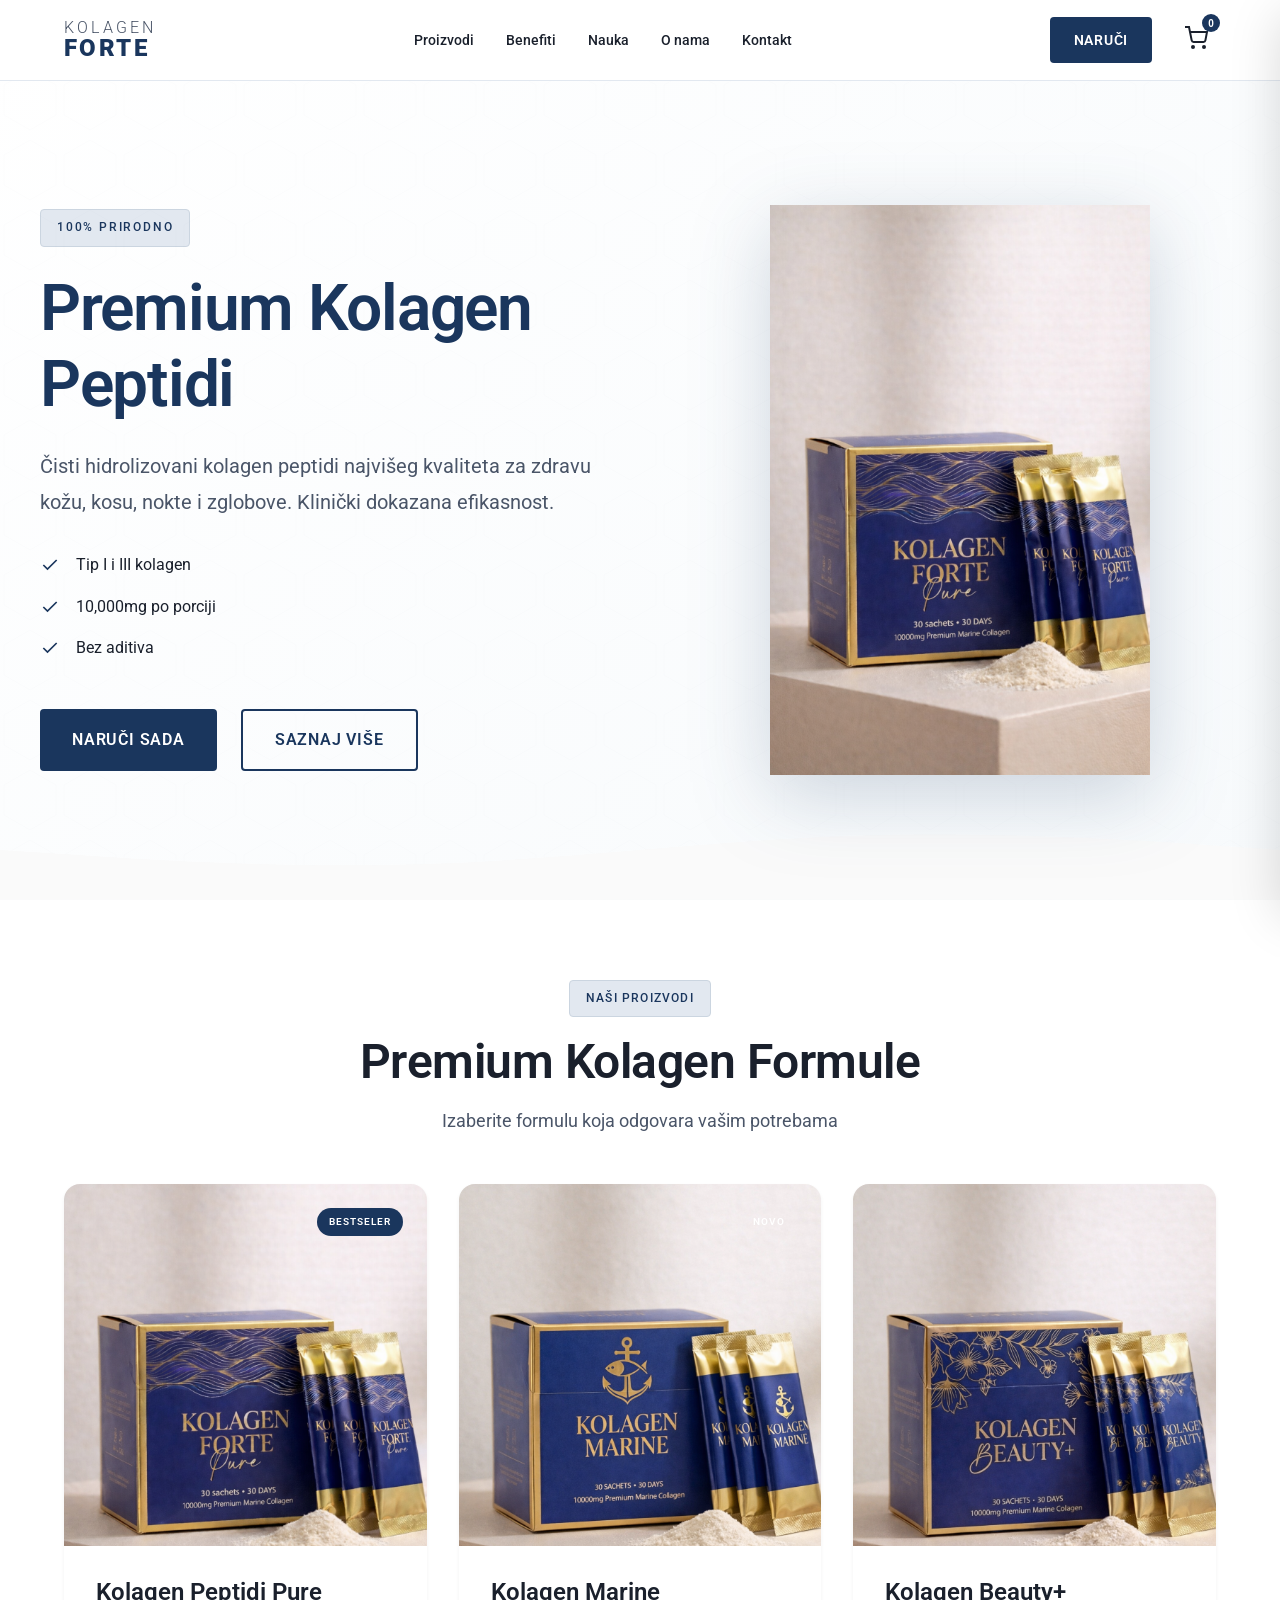
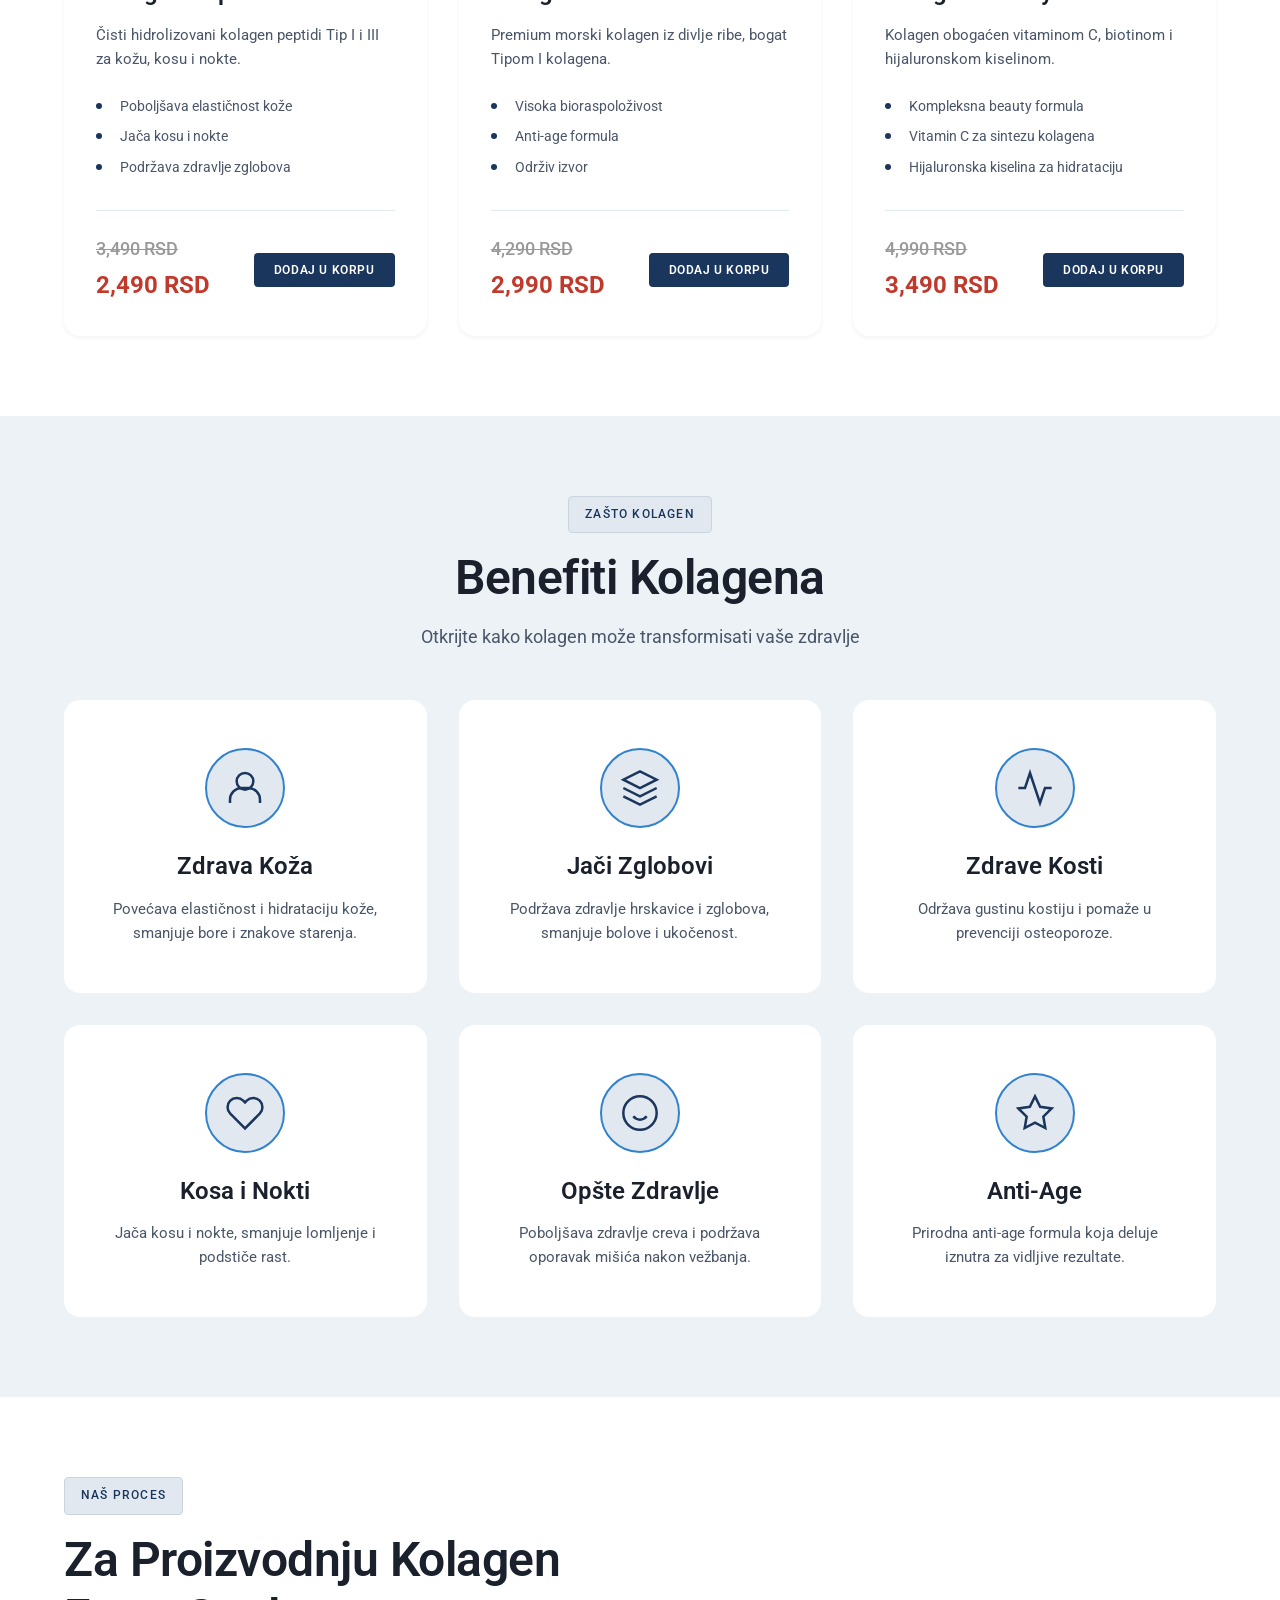
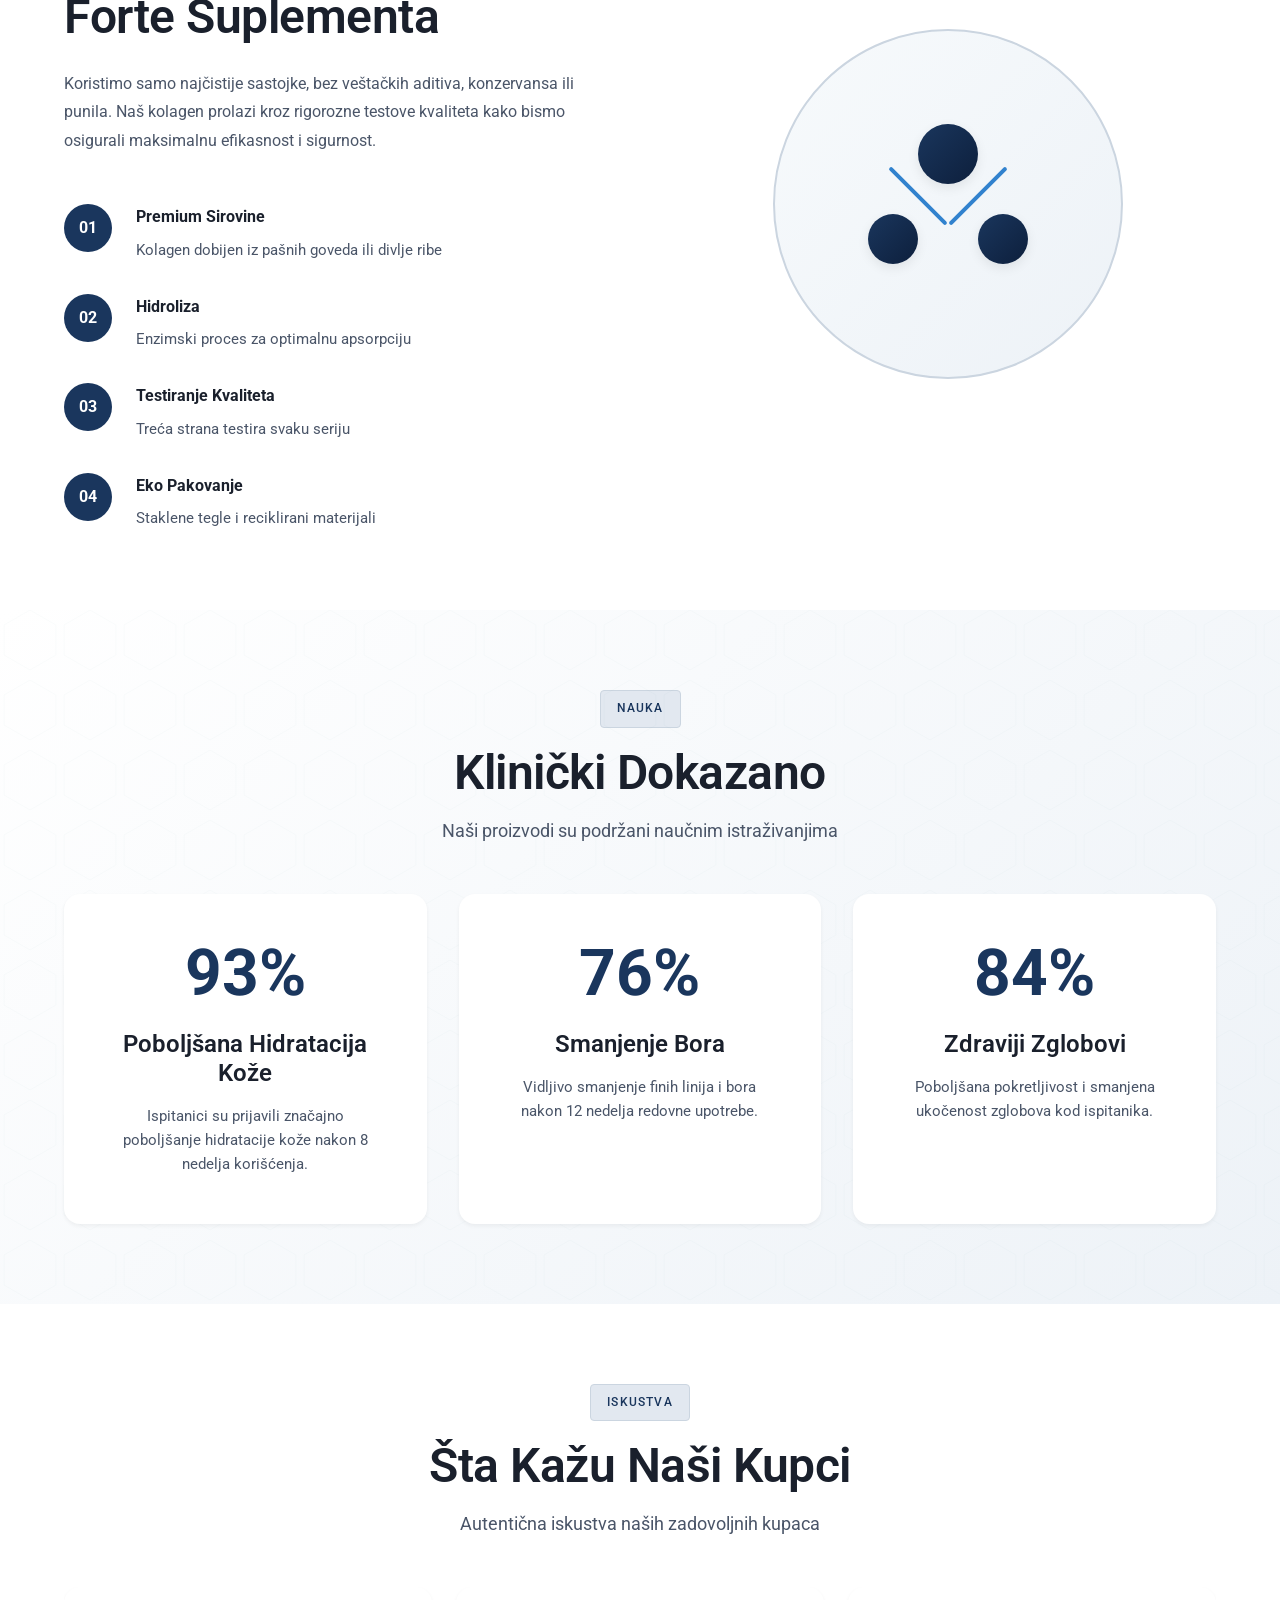
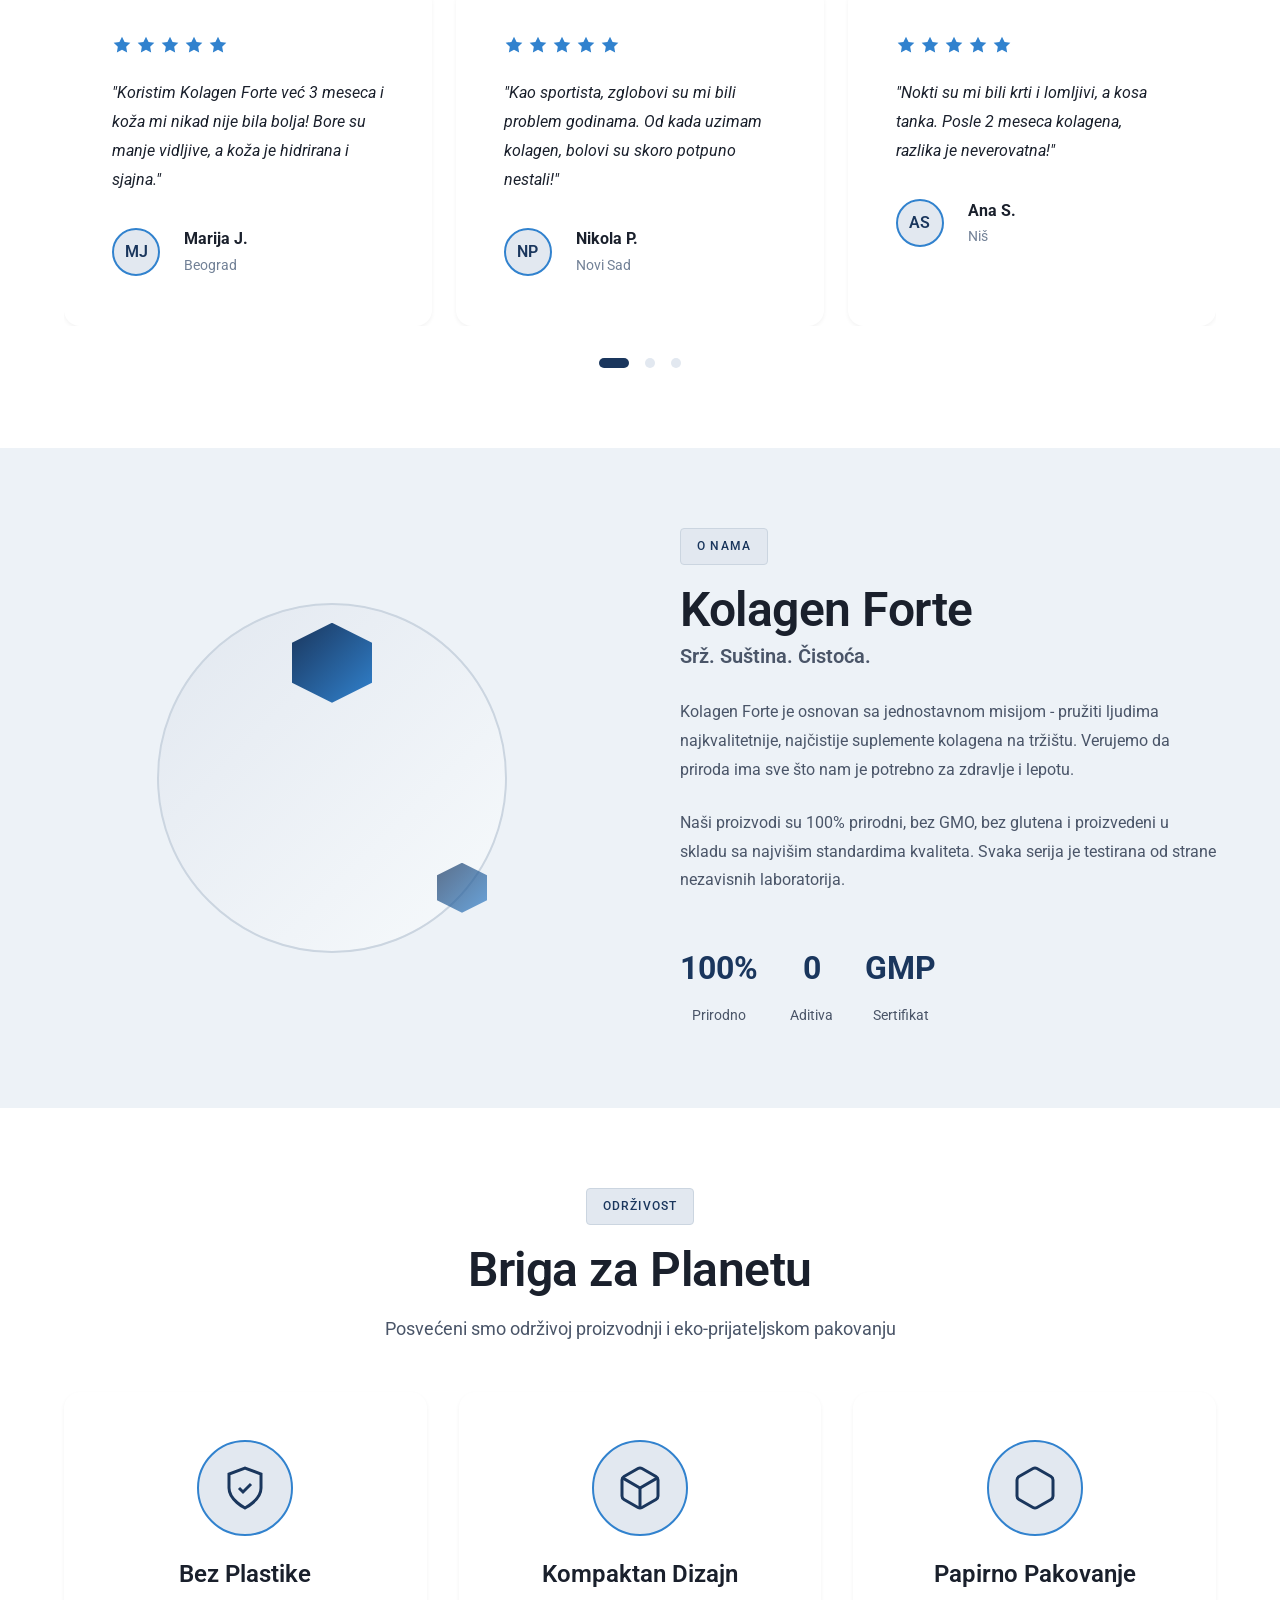
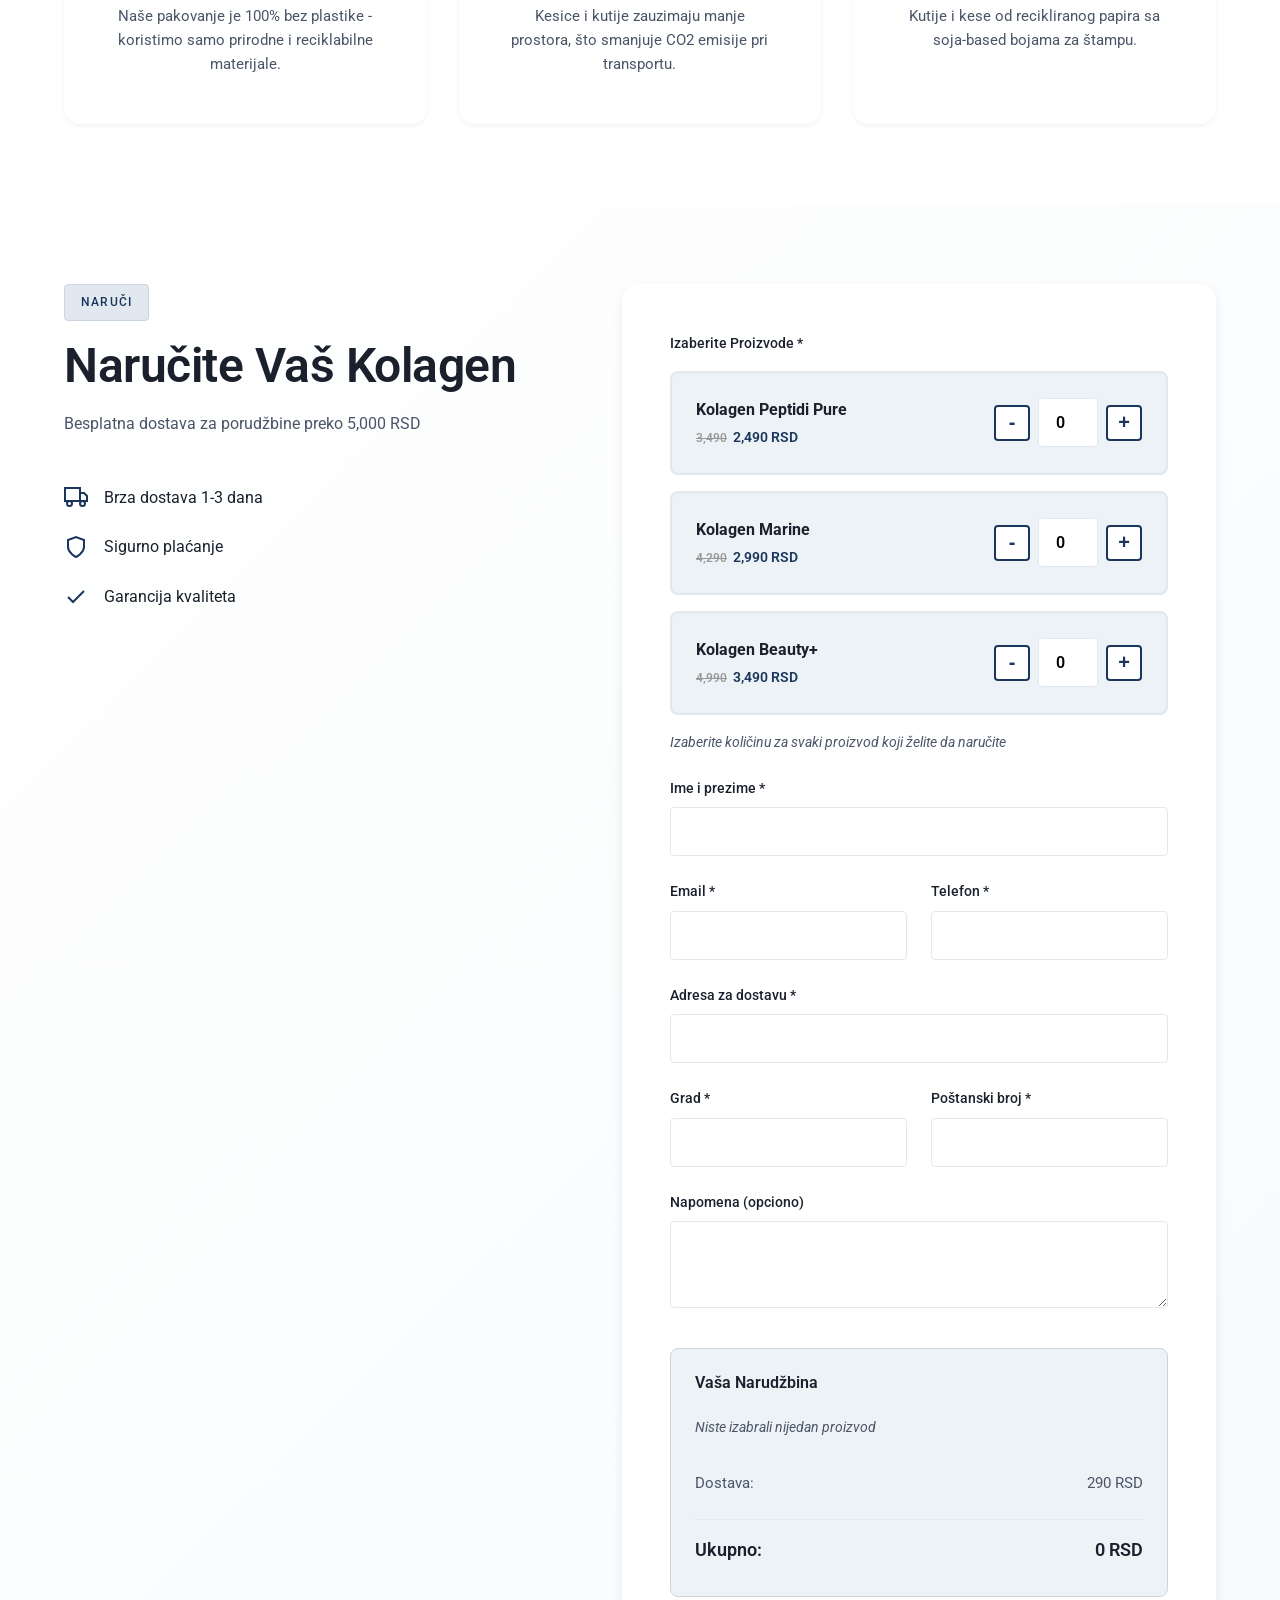
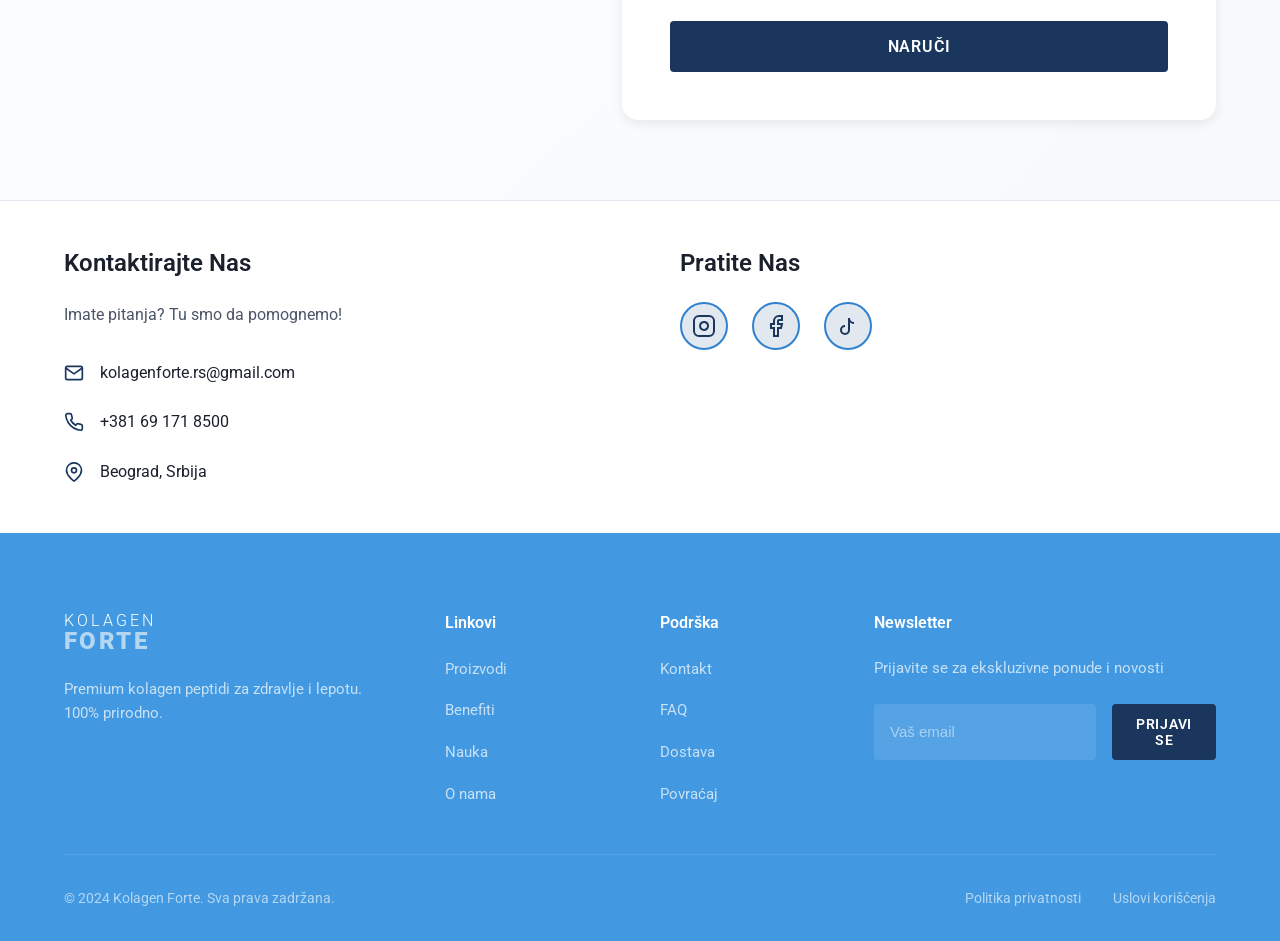
<file: index.html>
<!DOCTYPE html>
<html lang="sr">
<head>
    <meta charset="UTF-8">
    <meta name="viewport" content="width=device-width, initial-scale=1.0">
    <title>Kolagen Forte | 100% Prirodni Kolagen</title>
    <meta name="description" content="Premium kolagen peptidi za zdravu kožu, kosu, nokte i zglobove. 100% prirodno, klinički dokazano.">
    <link rel="icon" type="image/x-icon" href="favicon.ico">
    <link rel="icon" type="image/png" href="favicon.png">
    
    <!-- Google tag (gtag.js) -->
    <script async src="https://www.googletagmanager.com/gtag/js?id=G-4GH9X6L91G"></script>
    <script>
      window.dataLayer = window.dataLayer || [];
      function gtag(){dataLayer.push(arguments);}
      gtag('js', new Date());
      gtag('config', 'G-4GH9X6L91G');
    </script>
    
    <link rel="preconnect" href="https://fonts.googleapis.com">
    <link rel="preconnect" href="https://fonts.gstatic.com" crossorigin>
    <link href="https://fonts.googleapis.com/css2?family=Roboto:wght@300;400;500;700;900&display=swap" rel="stylesheet">
    <link rel="stylesheet" href="styles.css">
</head>
<body>
    <!-- Navigation -->
    <header class="header">
        <nav class="nav container">
            <a href="#" class="logo">
                <span class="logo-text">KOLAGEN</span>
                <span class="logo-subtext">FORTE</span>
            </a>
            <ul class="nav-links">
                <li><a href="#products">Proizvodi</a></li>
                <li><a href="#benefits">Benefiti</a></li>
                <li><a href="#science">Nauka</a></li>
                <li><a href="#about">O nama</a></li>
                <li><a href="#contact">Kontakt</a></li>
            </ul>
            <div class="nav-actions">
                <a href="#order" class="btn btn-primary">Naruči</a>
                <button class="cart-btn" aria-label="Korpa">
                    <svg width="24" height="24" viewBox="0 0 24 24" fill="none" stroke="currentColor" stroke-width="2">
                        <circle cx="9" cy="21" r="1"></circle>
                        <circle cx="20" cy="21" r="1"></circle>
                        <path d="M1 1h4l2.68 13.39a2 2 0 0 0 2 1.61h9.72a2 2 0 0 0 2-1.61L23 6H6"></path>
                    </svg>
                    <span class="cart-count">0</span>
                </button>
                <button class="mobile-menu-btn" aria-label="Meni">
                    <span></span>
                    <span></span>
                    <span></span>
                </button>
            </div>
        </nav>
    </header>

    <!-- Mobile Menu -->
    <div class="mobile-menu">
        <ul class="mobile-nav-links">
            <li><a href="#products">Proizvodi</a></li>
            <li><a href="#benefits">Benefiti</a></li>
            <li><a href="#science">Nauka</a></li>
            <li><a href="#about">O nama</a></li>
            <li><a href="#contact">Kontakt</a></li>
            <li><a href="#order" class="btn btn-primary">Naruči</a></li>
        </ul>
    </div>

    <!-- Hero Section -->
    <section class="hero">
        <div class="hero-content container">
            <div class="hero-text">
                <span class="hero-badge">100% PRIRODNO</span>
                <h1>Premium Kolagen Peptidi</h1>
                <p class="hero-description">
                    Čisti hidrolizovani kolagen peptidi najvišeg kvaliteta za zdravu kožu,
                    kosu, nokte i zglobove. Klinički dokazana efikasnost.
                </p>
                <div class="hero-features">
                    <div class="hero-feature">
                        <svg width="20" height="20" viewBox="0 0 24 24" fill="none" stroke="currentColor" stroke-width="2">
                            <polyline points="20 6 9 17 4 12"></polyline>
                        </svg>
                        <span>Tip I i III kolagen</span>
                    </div>
                    <div class="hero-feature">
                        <svg width="20" height="20" viewBox="0 0 24 24" fill="none" stroke="currentColor" stroke-width="2">
                            <polyline points="20 6 9 17 4 12"></polyline>
                        </svg>
                        <span>10,000mg po porciji</span>
                    </div>
                    <div class="hero-feature">
                        <svg width="20" height="20" viewBox="0 0 24 24" fill="none" stroke="currentColor" stroke-width="2">
                            <polyline points="20 6 9 17 4 12"></polyline>
                        </svg>
                        <span>Bez aditiva</span>
                    </div>
                </div>
                <div class="hero-cta">
                    <a href="#order" class="btn btn-primary btn-large">Naruči Sada</a>
                    <a href="#benefits" class="btn btn-secondary btn-large">Saznaj Više</a>
                </div>
            </div>
            <div class="hero-image">
                <div class="product-showcase">
                    <div class="product-glow"></div>
                    <img src="kolagen-pure.png" alt="Kolagen Forte Pure" class="hero-product-image">
                </div>
            </div>
        </div>
        <div class="hero-wave">
            <svg viewBox="0 0 1440 120" preserveAspectRatio="none">
                <path d="M0,64L80,69.3C160,75,320,85,480,80C640,75,800,53,960,48C1120,43,1280,53,1360,58.7L1440,64L1440,120L1360,120C1280,120,1120,120,960,120C800,120,640,120,480,120C320,120,160,120,80,120L0,120Z" fill="#FAFAFA"></path>
            </svg>
        </div>
    </section>

    <!-- Products Section -->
    <section id="products" class="products">
        <div class="container">
            <div class="section-header">
                <span class="section-badge">NAŠI PROIZVODI</span>
                <h2>Premium Kolagen Formule</h2>
                <p>Izaberite formulu koja odgovara vašim potrebama</p>
            </div>
            <div class="products-grid">
                <!-- Product 1 -->
                <div class="product-card">
                    <div class="product-card-image">
                        <img src="kolagen-pure.png" alt="Kolagen Forte Pure" class="product-image">
                        <span class="product-tag">Bestseler</span>
                    </div>
                    <div class="product-card-content">
                        <h3>Kolagen Peptidi Pure</h3>
                        <p>Čisti hidrolizovani kolagen peptidi Tip I i III za kožu, kosu i nokte.</p>
                        <ul class="product-benefits">
                            <li>Poboljšava elastičnost kože</li>
                            <li>Jača kosu i nokte</li>
                            <li>Podržava zdravlje zglobova</li>
                        </ul>
                        <div class="product-footer">
                            <div class="product-price-wrap">
                                <span class="product-price-old">3,490 RSD</span>
                                <span class="product-price sale-price">2,490 RSD</span>
                            </div>
                            <button class="btn btn-primary add-to-cart" data-product="pure" data-price="2490">Dodaj u korpu</button>
                        </div>
                    </div>
                </div>

                <!-- Product 2 -->
                <div class="product-card">
                    <div class="product-card-image">
                        <img src="kolagen-marine.png" alt="Kolagen Marine" class="product-image">
                        <span class="product-tag product-tag-new">Novo</span>
                    </div>
                    <div class="product-card-content">
                        <h3>Kolagen Marine</h3>
                        <p>Premium morski kolagen iz divlje ribe, bogat Tipom I kolagena.</p>
                        <ul class="product-benefits">
                            <li>Visoka bioraspoloživost</li>
                            <li>Anti-age formula</li>
                            <li>Održiv izvor</li>
                        </ul>
                        <div class="product-footer">
                            <div class="product-price-wrap">
                                <span class="product-price-old">4,290 RSD</span>
                                <span class="product-price sale-price">2,990 RSD</span>
                            </div>
                            <button class="btn btn-primary add-to-cart" data-product="marine" data-price="2990">Dodaj u korpu</button>
                        </div>
                    </div>
                </div>

                <!-- Product 3 -->
                <div class="product-card">
                    <div class="product-card-image">
                        <img src="kolagen-beauty.png" alt="Kolagen Beauty+" class="product-image">
                    </div>
                    <div class="product-card-content">
                        <h3>Kolagen Beauty+</h3>
                        <p>Kolagen obogaćen vitaminom C, biotinom i hijaluronskom kiselinom.</p>
                        <ul class="product-benefits">
                            <li>Kompleksna beauty formula</li>
                            <li>Vitamin C za sintezu kolagena</li>
                            <li>Hijaluronska kiselina za hidrataciju</li>
                        </ul>
                        <div class="product-footer">
                            <div class="product-price-wrap">
                                <span class="product-price-old">4,990 RSD</span>
                                <span class="product-price sale-price">3,490 RSD</span>
                            </div>
                            <button class="btn btn-primary add-to-cart" data-product="beauty" data-price="3490">Dodaj u korpu</button>
                        </div>
                    </div>
                </div>
            </div>
        </div>
    </section>

    <!-- Benefits Section -->
    <section id="benefits" class="benefits">
        <div class="container">
            <div class="section-header">
                <span class="section-badge">ZAŠTO KOLAGEN</span>
                <h2>Benefiti Kolagena</h2>
                <p>Otkrijte kako kolagen može transformisati vaše zdravlje</p>
            </div>
            <div class="benefits-grid">
                <div class="benefit-card">
                    <div class="benefit-icon">
                        <svg width="40" height="40" viewBox="0 0 24 24" fill="none" stroke="currentColor" stroke-width="1.5">
                            <circle cx="12" cy="8" r="5"></circle>
                            <path d="M3 21v-2a7 7 0 0 1 7-7h4a7 7 0 0 1 7 7v2"></path>
                        </svg>
                    </div>
                    <h3>Zdrava Koža</h3>
                    <p>Povećava elastičnost i hidrataciju kože, smanjuje bore i znakove starenja.</p>
                </div>
                <div class="benefit-card">
                    <div class="benefit-icon">
                        <svg width="40" height="40" viewBox="0 0 24 24" fill="none" stroke="currentColor" stroke-width="1.5">
                            <path d="M12 2L2 7l10 5 10-5-10-5z"></path>
                            <path d="M2 17l10 5 10-5"></path>
                            <path d="M2 12l10 5 10-5"></path>
                        </svg>
                    </div>
                    <h3>Jači Zglobovi</h3>
                    <p>Podržava zdravlje hrskavice i zglobova, smanjuje bolove i ukočenost.</p>
                </div>
                <div class="benefit-card">
                    <div class="benefit-icon">
                        <svg width="40" height="40" viewBox="0 0 24 24" fill="none" stroke="currentColor" stroke-width="1.5">
                            <path d="M22 12h-4l-3 9L9 3l-3 9H2"></path>
                        </svg>
                    </div>
                    <h3>Zdrave Kosti</h3>
                    <p>Održava gustinu kostiju i pomaže u prevenciji osteoporoze.</p>
                </div>
                <div class="benefit-card">
                    <div class="benefit-icon">
                        <svg width="40" height="40" viewBox="0 0 24 24" fill="none" stroke="currentColor" stroke-width="1.5">
                            <path d="M20.84 4.61a5.5 5.5 0 0 0-7.78 0L12 5.67l-1.06-1.06a5.5 5.5 0 0 0-7.78 7.78l1.06 1.06L12 21.23l7.78-7.78 1.06-1.06a5.5 5.5 0 0 0 0-7.78z"></path>
                        </svg>
                    </div>
                    <h3>Kosa i Nokti</h3>
                    <p>Jača kosu i nokte, smanjuje lomljenje i podstiče rast.</p>
                </div>
                <div class="benefit-card">
                    <div class="benefit-icon">
                        <svg width="40" height="40" viewBox="0 0 24 24" fill="none" stroke="currentColor" stroke-width="1.5">
                            <circle cx="12" cy="12" r="10"></circle>
                            <path d="M8 14s1.5 2 4 2 4-2 4-2"></path>
                            <line x1="9" y1="9" x2="9.01" y2="9"></line>
                            <line x1="15" y1="9" x2="15.01" y2="9"></line>
                        </svg>
                    </div>
                    <h3>Opšte Zdravlje</h3>
                    <p>Poboljšava zdravlje creva i podržava oporavak mišića nakon vežbanja.</p>
                </div>
                <div class="benefit-card">
                    <div class="benefit-icon">
                        <svg width="40" height="40" viewBox="0 0 24 24" fill="none" stroke="currentColor" stroke-width="1.5">
                            <polygon points="12 2 15.09 8.26 22 9.27 17 14.14 18.18 21.02 12 17.77 5.82 21.02 7 14.14 2 9.27 8.91 8.26 12 2"></polygon>
                        </svg>
                    </div>
                    <h3>Anti-Age</h3>
                    <p>Prirodna anti-age formula koja deluje iznutra za vidljive rezultate.</p>
                </div>
            </div>
        </div>
    </section>

    <!-- Process Section -->
    <section class="process">
        <div class="container">
            <div class="process-content">
                <div class="process-text">
                    <span class="section-badge">NAŠ PROCES</span>
                    <h2>Za Proizvodnju Kolagen Forte Suplementa</h2>
                    <p>
                        Koristimo samo najčistije sastojke, bez veštačkih aditiva, konzervansa ili
                        punila. Naš kolagen prolazi kroz rigorozne testove kvaliteta kako bismo
                        osigurali maksimalnu efikasnost i sigurnost.
                    </p>
                    <ul class="process-list">
                        <li>
                            <span class="process-number">01</span>
                            <div>
                                <strong>Premium Sirovine</strong>
                                <p>Kolagen dobijen iz pašnih goveda ili divlje ribe</p>
                            </div>
                        </li>
                        <li>
                            <span class="process-number">02</span>
                            <div>
                                <strong>Hidroliza</strong>
                                <p>Enzimski proces za optimalnu apsorpciju</p>
                            </div>
                        </li>
                        <li>
                            <span class="process-number">03</span>
                            <div>
                                <strong>Testiranje Kvaliteta</strong>
                                <p>Treća strana testira svaku seriju</p>
                            </div>
                        </li>
                        <li>
                            <span class="process-number">04</span>
                            <div>
                                <strong>Eko Pakovanje</strong>
                                <p>Staklene tegle i reciklirani materijali</p>
                            </div>
                        </li>
                    </ul>
                </div>
                <div class="process-image">
                    <div class="process-visual">
                        <div class="molecule">
                            <div class="atom atom-1"></div>
                            <div class="atom atom-2"></div>
                            <div class="atom atom-3"></div>
                            <div class="bond bond-1"></div>
                            <div class="bond bond-2"></div>
                        </div>
                    </div>
                </div>
            </div>
        </div>
    </section>

    <!-- Science Section -->
    <section id="science" class="science">
        <div class="container">
            <div class="section-header">
                <span class="section-badge">NAUKA</span>
                <h2>Klinički Dokazano</h2>
                <p>Naši proizvodi su podržani naučnim istraživanjima</p>
            </div>
            <div class="science-grid">
                <div class="science-card">
                    <div class="science-stat">93%</div>
                    <h3>Poboljšana Hidratacija Kože</h3>
                    <p>Ispitanici su prijavili značajno poboljšanje hidratacije kože nakon 8 nedelja korišćenja.</p>
                </div>
                <div class="science-card">
                    <div class="science-stat">76%</div>
                    <h3>Smanjenje Bora</h3>
                    <p>Vidljivo smanjenje finih linija i bora nakon 12 nedelja redovne upotrebe.</p>
                </div>
                <div class="science-card">
                    <div class="science-stat">84%</div>
                    <h3>Zdraviji Zglobovi</h3>
                    <p>Poboljšana pokretljivost i smanjena ukočenost zglobova kod ispitanika.</p>
                </div>
            </div>
        </div>
    </section>

    <!-- Testimonials Section -->
    <section class="testimonials">
        <div class="container">
            <div class="section-header">
                <span class="section-badge">ISKUSTVA</span>
                <h2>Šta Kažu Naši Kupci</h2>
                <p>Autentična iskustva naših zadovoljnih kupaca</p>
            </div>
            <div class="testimonials-slider">
                <div class="testimonials-track">
                <div class="testimonial-card">
                    <div class="testimonial-content">
                        <div class="stars">
                            <svg width="20" height="20" viewBox="0 0 24 24" fill="currentColor"><polygon points="12 2 15.09 8.26 22 9.27 17 14.14 18.18 21.02 12 17.77 5.82 21.02 7 14.14 2 9.27 8.91 8.26 12 2"></polygon></svg>
                            <svg width="20" height="20" viewBox="0 0 24 24" fill="currentColor"><polygon points="12 2 15.09 8.26 22 9.27 17 14.14 18.18 21.02 12 17.77 5.82 21.02 7 14.14 2 9.27 8.91 8.26 12 2"></polygon></svg>
                            <svg width="20" height="20" viewBox="0 0 24 24" fill="currentColor"><polygon points="12 2 15.09 8.26 22 9.27 17 14.14 18.18 21.02 12 17.77 5.82 21.02 7 14.14 2 9.27 8.91 8.26 12 2"></polygon></svg>
                            <svg width="20" height="20" viewBox="0 0 24 24" fill="currentColor"><polygon points="12 2 15.09 8.26 22 9.27 17 14.14 18.18 21.02 12 17.77 5.82 21.02 7 14.14 2 9.27 8.91 8.26 12 2"></polygon></svg>
                            <svg width="20" height="20" viewBox="0 0 24 24" fill="currentColor"><polygon points="12 2 15.09 8.26 22 9.27 17 14.14 18.18 21.02 12 17.77 5.82 21.02 7 14.14 2 9.27 8.91 8.26 12 2"></polygon></svg>
                        </div>
                        <p>"Koristim Kolagen Forte već 3 meseca i koža mi nikad nije bila bolja! Bore su manje vidljive, a koža je hidrirana i sjajna."</p>
                    </div>
                    <div class="testimonial-author">
                        <div class="author-avatar">MJ</div>
                        <div>
                            <strong>Marija J.</strong>
                            <span>Beograd</span>
                        </div>
                    </div>
                </div>
                <div class="testimonial-card">
                    <div class="testimonial-content">
                        <div class="stars">
                            <svg width="20" height="20" viewBox="0 0 24 24" fill="currentColor"><polygon points="12 2 15.09 8.26 22 9.27 17 14.14 18.18 21.02 12 17.77 5.82 21.02 7 14.14 2 9.27 8.91 8.26 12 2"></polygon></svg>
                            <svg width="20" height="20" viewBox="0 0 24 24" fill="currentColor"><polygon points="12 2 15.09 8.26 22 9.27 17 14.14 18.18 21.02 12 17.77 5.82 21.02 7 14.14 2 9.27 8.91 8.26 12 2"></polygon></svg>
                            <svg width="20" height="20" viewBox="0 0 24 24" fill="currentColor"><polygon points="12 2 15.09 8.26 22 9.27 17 14.14 18.18 21.02 12 17.77 5.82 21.02 7 14.14 2 9.27 8.91 8.26 12 2"></polygon></svg>
                            <svg width="20" height="20" viewBox="0 0 24 24" fill="currentColor"><polygon points="12 2 15.09 8.26 22 9.27 17 14.14 18.18 21.02 12 17.77 5.82 21.02 7 14.14 2 9.27 8.91 8.26 12 2"></polygon></svg>
                            <svg width="20" height="20" viewBox="0 0 24 24" fill="currentColor"><polygon points="12 2 15.09 8.26 22 9.27 17 14.14 18.18 21.02 12 17.77 5.82 21.02 7 14.14 2 9.27 8.91 8.26 12 2"></polygon></svg>
                        </div>
                        <p>"Kao sportista, zglobovi su mi bili problem godinama. Od kada uzimam kolagen, bolovi su skoro potpuno nestali!"</p>
                    </div>
                    <div class="testimonial-author">
                        <div class="author-avatar">NP</div>
                        <div>
                            <strong>Nikola P.</strong>
                            <span>Novi Sad</span>
                        </div>
                    </div>
                </div>
                <div class="testimonial-card">
                    <div class="testimonial-content">
                        <div class="stars">
                            <svg width="20" height="20" viewBox="0 0 24 24" fill="currentColor"><polygon points="12 2 15.09 8.26 22 9.27 17 14.14 18.18 21.02 12 17.77 5.82 21.02 7 14.14 2 9.27 8.91 8.26 12 2"></polygon></svg>
                            <svg width="20" height="20" viewBox="0 0 24 24" fill="currentColor"><polygon points="12 2 15.09 8.26 22 9.27 17 14.14 18.18 21.02 12 17.77 5.82 21.02 7 14.14 2 9.27 8.91 8.26 12 2"></polygon></svg>
                            <svg width="20" height="20" viewBox="0 0 24 24" fill="currentColor"><polygon points="12 2 15.09 8.26 22 9.27 17 14.14 18.18 21.02 12 17.77 5.82 21.02 7 14.14 2 9.27 8.91 8.26 12 2"></polygon></svg>
                            <svg width="20" height="20" viewBox="0 0 24 24" fill="currentColor"><polygon points="12 2 15.09 8.26 22 9.27 17 14.14 18.18 21.02 12 17.77 5.82 21.02 7 14.14 2 9.27 8.91 8.26 12 2"></polygon></svg>
                            <svg width="20" height="20" viewBox="0 0 24 24" fill="currentColor"><polygon points="12 2 15.09 8.26 22 9.27 17 14.14 18.18 21.02 12 17.77 5.82 21.02 7 14.14 2 9.27 8.91 8.26 12 2"></polygon></svg>
                        </div>
                        <p>"Nokti su mi bili krti i lomljivi, a kosa tanka. Posle 2 meseca kolagena, razlika je neverovatna!"</p>
                    </div>
                    <div class="testimonial-author">
                        <div class="author-avatar">AS</div>
                        <div>
                            <strong>Ana S.</strong>
                            <span>Niš</span>
                        </div>
                    </div>
                </div>
                <div class="testimonial-card">
                    <div class="testimonial-content">
                        <div class="stars">
                            <svg width="20" height="20" viewBox="0 0 24 24" fill="currentColor"><polygon points="12 2 15.09 8.26 22 9.27 17 14.14 18.18 21.02 12 17.77 5.82 21.02 7 14.14 2 9.27 8.91 8.26 12 2"></polygon></svg>
                            <svg width="20" height="20" viewBox="0 0 24 24" fill="currentColor"><polygon points="12 2 15.09 8.26 22 9.27 17 14.14 18.18 21.02 12 17.77 5.82 21.02 7 14.14 2 9.27 8.91 8.26 12 2"></polygon></svg>
                            <svg width="20" height="20" viewBox="0 0 24 24" fill="currentColor"><polygon points="12 2 15.09 8.26 22 9.27 17 14.14 18.18 21.02 12 17.77 5.82 21.02 7 14.14 2 9.27 8.91 8.26 12 2"></polygon></svg>
                            <svg width="20" height="20" viewBox="0 0 24 24" fill="currentColor"><polygon points="12 2 15.09 8.26 22 9.27 17 14.14 18.18 21.02 12 17.77 5.82 21.02 7 14.14 2 9.27 8.91 8.26 12 2"></polygon></svg>
                            <svg width="20" height="20" viewBox="0 0 24 24" fill="currentColor"><polygon points="12 2 15.09 8.26 22 9.27 17 14.14 18.18 21.02 12 17.77 5.82 21.02 7 14.14 2 9.27 8.91 8.26 12 2"></polygon></svg>
                        </div>
                        <p>"Imam 52 godine i prijateljice me stalno pitaju koja je moja tajna. Kolagen Forte već godinu dana - to je odgovor!"</p>
                    </div>
                    <div class="testimonial-author">
                        <div class="author-avatar">JM</div>
                        <div>
                            <strong>Jelena M.</strong>
                            <span>Kragujevac</span>
                        </div>
                    </div>
                </div>
                <div class="testimonial-card">
                    <div class="testimonial-content">
                        <div class="stars">
                            <svg width="20" height="20" viewBox="0 0 24 24" fill="currentColor"><polygon points="12 2 15.09 8.26 22 9.27 17 14.14 18.18 21.02 12 17.77 5.82 21.02 7 14.14 2 9.27 8.91 8.26 12 2"></polygon></svg>
                            <svg width="20" height="20" viewBox="0 0 24 24" fill="currentColor"><polygon points="12 2 15.09 8.26 22 9.27 17 14.14 18.18 21.02 12 17.77 5.82 21.02 7 14.14 2 9.27 8.91 8.26 12 2"></polygon></svg>
                            <svg width="20" height="20" viewBox="0 0 24 24" fill="currentColor"><polygon points="12 2 15.09 8.26 22 9.27 17 14.14 18.18 21.02 12 17.77 5.82 21.02 7 14.14 2 9.27 8.91 8.26 12 2"></polygon></svg>
                            <svg width="20" height="20" viewBox="0 0 24 24" fill="currentColor"><polygon points="12 2 15.09 8.26 22 9.27 17 14.14 18.18 21.02 12 17.77 5.82 21.02 7 14.14 2 9.27 8.91 8.26 12 2"></polygon></svg>
                            <svg width="20" height="20" viewBox="0 0 24 24" fill="currentColor"><polygon points="12 2 15.09 8.26 22 9.27 17 14.14 18.18 21.02 12 17.77 5.82 21.02 7 14.14 2 9.27 8.91 8.26 12 2"></polygon></svg>
                        </div>
                        <p>"Probao sam razne suplemente, ali tek sa Kolagen Forte sam video prave rezultate. Zglobovi su mi sada kao pre 10 godina."</p>
                    </div>
                    <div class="testimonial-author">
                        <div class="author-avatar">DT</div>
                        <div>
                            <strong>Dragan T.</strong>
                            <span>Subotica</span>
                        </div>
                    </div>
                </div>
                <div class="testimonial-card">
                    <div class="testimonial-content">
                        <div class="stars">
                            <svg width="20" height="20" viewBox="0 0 24 24" fill="currentColor"><polygon points="12 2 15.09 8.26 22 9.27 17 14.14 18.18 21.02 12 17.77 5.82 21.02 7 14.14 2 9.27 8.91 8.26 12 2"></polygon></svg>
                            <svg width="20" height="20" viewBox="0 0 24 24" fill="currentColor"><polygon points="12 2 15.09 8.26 22 9.27 17 14.14 18.18 21.02 12 17.77 5.82 21.02 7 14.14 2 9.27 8.91 8.26 12 2"></polygon></svg>
                            <svg width="20" height="20" viewBox="0 0 24 24" fill="currentColor"><polygon points="12 2 15.09 8.26 22 9.27 17 14.14 18.18 21.02 12 17.77 5.82 21.02 7 14.14 2 9.27 8.91 8.26 12 2"></polygon></svg>
                            <svg width="20" height="20" viewBox="0 0 24 24" fill="currentColor"><polygon points="12 2 15.09 8.26 22 9.27 17 14.14 18.18 21.02 12 17.77 5.82 21.02 7 14.14 2 9.27 8.91 8.26 12 2"></polygon></svg>
                            <svg width="20" height="20" viewBox="0 0 24 24" fill="currentColor"><polygon points="12 2 15.09 8.26 22 9.27 17 14.14 18.18 21.02 12 17.77 5.82 21.02 7 14.14 2 9.27 8.91 8.26 12 2"></polygon></svg>
                        </div>
                        <p>"Posle trudnoće sam imala problema sa kosom koja je mnogo opadala. Kolagen mi je vratio gustu i zdravu kosu!"</p>
                    </div>
                    <div class="testimonial-author">
                        <div class="author-avatar">IM</div>
                        <div>
                            <strong>Ivana M.</strong>
                            <span>Novi Pazar</span>
                        </div>
                    </div>
                </div>
                <div class="testimonial-card">
                    <div class="testimonial-content">
                        <div class="stars">
                            <svg width="20" height="20" viewBox="0 0 24 24" fill="currentColor"><polygon points="12 2 15.09 8.26 22 9.27 17 14.14 18.18 21.02 12 17.77 5.82 21.02 7 14.14 2 9.27 8.91 8.26 12 2"></polygon></svg>
                            <svg width="20" height="20" viewBox="0 0 24 24" fill="currentColor"><polygon points="12 2 15.09 8.26 22 9.27 17 14.14 18.18 21.02 12 17.77 5.82 21.02 7 14.14 2 9.27 8.91 8.26 12 2"></polygon></svg>
                            <svg width="20" height="20" viewBox="0 0 24 24" fill="currentColor"><polygon points="12 2 15.09 8.26 22 9.27 17 14.14 18.18 21.02 12 17.77 5.82 21.02 7 14.14 2 9.27 8.91 8.26 12 2"></polygon></svg>
                            <svg width="20" height="20" viewBox="0 0 24 24" fill="currentColor"><polygon points="12 2 15.09 8.26 22 9.27 17 14.14 18.18 21.02 12 17.77 5.82 21.02 7 14.14 2 9.27 8.91 8.26 12 2"></polygon></svg>
                            <svg width="20" height="20" viewBox="0 0 24 24" fill="currentColor"><polygon points="12 2 15.09 8.26 22 9.27 17 14.14 18.18 21.02 12 17.77 5.82 21.02 7 14.14 2 9.27 8.91 8.26 12 2"></polygon></svg>
                        </div>
                        <p>"Radio sam fizički posao 30 godina i kolena su me ubijala. Sad svako jutro pijem kolagen i hodam bez problema!"</p>
                    </div>
                    <div class="testimonial-author">
                        <div class="author-avatar">ZP</div>
                        <div>
                            <strong>Zoran P.</strong>
                            <span>Čačak</span>
                        </div>
                    </div>
                </div>
                </div>
            </div>
            <div class="testimonial-dots">
                <button class="dot active" data-slide="0"></button>
                <button class="dot" data-slide="1"></button>
                <button class="dot" data-slide="2"></button>
            </div>
        </div>
    </section>

    <!-- About Section -->
    <section id="about" class="about">
        <div class="container">
            <div class="about-content">
                <div class="about-image">
                    <div class="about-visual">
                        <div class="leaf leaf-1"></div>
                        <div class="leaf leaf-2"></div>
                        <div class="about-circle"></div>
                    </div>
                </div>
                <div class="about-text">
                    <span class="section-badge">O NAMA</span>
                    <h2>Kolagen Forte</h2>
                    <p class="about-tagline">Srž. Suština. Čistoća.</p>
                    <p>
                        Kolagen Forte je osnovan sa jednostavnom misijom - pružiti ljudima
                        najkvalitetnije, najčistije suplemente kolagena na tržištu. Verujemo
                        da priroda ima sve što nam je potrebno za zdravlje i lepotu.
                    </p>
                    <p>
                        Naši proizvodi su 100% prirodni, bez GMO, bez glutena i proizvedeni
                        u skladu sa najvišim standardima kvaliteta. Svaka serija je testirana
                        od strane nezavisnih laboratorija.
                    </p>
                    <div class="about-badges">
                        <div class="about-badge">
                            <span class="badge-icon">100%</span>
                            <span>Prirodno</span>
                        </div>
                        <div class="about-badge">
                            <span class="badge-icon">0</span>
                            <span>Aditiva</span>
                        </div>
                        <div class="about-badge">
                            <span class="badge-icon">GMP</span>
                            <span>Sertifikat</span>
                        </div>
                    </div>
                </div>
            </div>
        </div>
    </section>

    <!-- Sustainability Section -->
    <section class="sustainability">
        <div class="container">
            <div class="section-header">
                <span class="section-badge">ODRŽIVOST</span>
                <h2>Briga za Planetu</h2>
                <p>Posvećeni smo održivoj proizvodnji i eko-prijateljskom pakovanju</p>
            </div>
            <div class="sustainability-grid">
                <div class="eco-card">
                    <div class="eco-icon">
                        <svg width="48" height="48" viewBox="0 0 24 24" fill="none" stroke="currentColor" stroke-width="1.5">
                            <path d="M12 22s8-4 8-10V5l-8-3-8 3v7c0 6 8 10 8 10z"></path>
                            <path d="M9 12l2 2 4-4"></path>
                        </svg>
                    </div>
                    <h3>Bez Plastike</h3>
                    <p>Naše pakovanje je 100% bez plastike - koristimo samo prirodne i reciklabilne materijale.</p>
                </div>
                <div class="eco-card">
                    <div class="eco-icon">
                        <svg width="48" height="48" viewBox="0 0 24 24" fill="none" stroke="currentColor" stroke-width="1.5">
                            <path d="M21 16V8a2 2 0 0 0-1-1.73l-7-4a2 2 0 0 0-2 0l-7 4A2 2 0 0 0 3 8v8a2 2 0 0 0 1 1.73l7 4a2 2 0 0 0 2 0l7-4A2 2 0 0 0 21 16z"></path>
                            <polyline points="3.27 6.96 12 12.01 20.73 6.96"></polyline>
                            <line x1="12" y1="22.08" x2="12" y2="12"></line>
                        </svg>
                    </div>
                    <h3>Kompaktan Dizajn</h3>
                    <p>Kesice i kutije zauzimaju manje prostora, što smanjuje CO2 emisije pri transportu.</p>
                </div>
                <div class="eco-card">
                    <div class="eco-icon">
                        <svg width="48" height="48" viewBox="0 0 24 24" fill="none" stroke="currentColor" stroke-width="1.5">
                            <path d="M21 16V8a2 2 0 0 0-1-1.73l-7-4a2 2 0 0 0-2 0l-7 4A2 2 0 0 0 3 8v8a2 2 0 0 0 1 1.73l7 4a2 2 0 0 0 2 0l7-4A2 2 0 0 0 21 16z"></path>
                        </svg>
                    </div>
                    <h3>Papirno Pakovanje</h3>
                    <p>Kutije i kese od recikliranog papira sa soja-based bojama za štampu.</p>
                </div>
            </div>
        </div>
    </section>

    <!-- Order Section -->
    <section id="order" class="order">
        <div class="container">
            <div class="order-content">
                <div class="order-info">
                    <span class="section-badge">NARUČI</span>
                    <h2>Naručite Vaš Kolagen</h2>
                    <p>Besplatna dostava za porudžbine preko 5,000 RSD</p>
                    <div class="order-features">
                        <div class="order-feature">
                            <svg width="24" height="24" viewBox="0 0 24 24" fill="none" stroke="currentColor" stroke-width="2">
                                <rect x="1" y="3" width="15" height="13"></rect>
                                <polygon points="16 8 20 8 23 11 23 16 16 16 16 8"></polygon>
                                <circle cx="5.5" cy="18.5" r="2.5"></circle>
                                <circle cx="18.5" cy="18.5" r="2.5"></circle>
                            </svg>
                            <span>Brza dostava 1-3 dana</span>
                        </div>
                        <div class="order-feature">
                            <svg width="24" height="24" viewBox="0 0 24 24" fill="none" stroke="currentColor" stroke-width="2">
                                <path d="M12 22s8-4 8-10V5l-8-3-8 3v7c0 6 8 10 8 10z"></path>
                            </svg>
                            <span>Sigurno plaćanje</span>
                        </div>
                        <div class="order-feature">
                            <svg width="24" height="24" viewBox="0 0 24 24" fill="none" stroke="currentColor" stroke-width="2">
                                <polyline points="20 6 9 17 4 12"></polyline>
                            </svg>
                            <span>Garancija kvaliteta</span>
                        </div>
                    </div>
                </div>
                <div class="order-form-wrapper">
                    <form class="order-form" id="orderForm" action="https://formsubmit.co/tantuzi@gmail.com" method="POST">
                        <!-- FormSubmit konfiguracija -->
                        <input type="hidden" name="_cc" value="Lukap1998@gmail.com">
                        <input type="hidden" name="_subject" value="Nova narudžbina - Kolagen Forte">
                        <input type="hidden" name="_captcha" value="false">
                        <input type="hidden" name="_template" value="table">
                        <input type="hidden" name="_next" value="https://ulazimo.github.io/kolagen/?success=true">
                        <input type="hidden" id="orderItemsField" name="Proizvodi" value="">

                        <div class="form-group">
                            <label>Izaberite Proizvode *</label>
                            <div class="product-selector">
                                <div class="product-select-item">
                                    <div class="product-select-info">
                                        <strong>Kolagen Peptidi Pure</strong>
                                        <span class="product-select-price"><s class="product-select-price-old">3,490</s> 2,490 RSD</span>
                                    </div>
                                    <div class="product-select-controls">
                                        <button type="button" class="qty-btn qty-minus" data-product="pure">-</button>
                                        <input type="number" class="qty-input" id="qty-pure" min="0" max="99" value="0" readonly>
                                        <button type="button" class="qty-btn qty-plus" data-product="pure">+</button>
                                    </div>
                                </div>
                                <div class="product-select-item">
                                    <div class="product-select-info">
                                        <strong>Kolagen Marine</strong>
                                        <span class="product-select-price"><s class="product-select-price-old">4,290</s> 2,990 RSD</span>
                                    </div>
                                    <div class="product-select-controls">
                                        <button type="button" class="qty-btn qty-minus" data-product="marine">-</button>
                                        <input type="number" class="qty-input" id="qty-marine" min="0" max="99" value="0" readonly>
                                        <button type="button" class="qty-btn qty-plus" data-product="marine">+</button>
                                    </div>
                                </div>
                                <div class="product-select-item">
                                    <div class="product-select-info">
                                        <strong>Kolagen Beauty+</strong>
                                        <span class="product-select-price"><s class="product-select-price-old">4,990</s> 3,490 RSD</span>
                                    </div>
                                    <div class="product-select-controls">
                                        <button type="button" class="qty-btn qty-minus" data-product="beauty">-</button>
                                        <input type="number" class="qty-input" id="qty-beauty" min="0" max="99" value="0" readonly>
                                        <button type="button" class="qty-btn qty-plus" data-product="beauty">+</button>
                                    </div>
                                </div>
                            </div>
                            <p class="form-hint">Izaberite količinu za svaki proizvod koji želite da naručite</p>
                        </div>

                        <div class="form-group">
                            <label for="name">Ime i prezime *</label>
                            <input type="text" id="name" name="name" required>
                        </div>
                        <div class="form-row">
                            <div class="form-group">
                                <label for="email">Email *</label>
                                <input type="email" id="email" name="email" required>
                            </div>
                            <div class="form-group">
                                <label for="phone">Telefon *</label>
                                <input type="tel" id="phone" name="phone" required>
                            </div>
                        </div>
                        <div class="form-group">
                            <label for="address">Adresa za dostavu *</label>
                            <input type="text" id="address" name="address" required>
                        </div>
                        <div class="form-row">
                            <div class="form-group">
                                <label for="city">Grad *</label>
                                <input type="text" id="city" name="city" required>
                            </div>
                            <div class="form-group">
                                <label for="zip">Poštanski broj *</label>
                                <input type="text" id="zip" name="zip" required>
                            </div>
                        </div>
                        <div class="form-group">
                            <label for="notes">Napomena (opciono)</label>
                            <textarea id="notes" name="notes" rows="3"></textarea>
                        </div>
                        <div class="order-summary" id="orderSummary">
                            <h4>Vaša Narudžbina</h4>
                            <div id="selectedProducts" class="selected-products">
                                <p class="no-products">Niste izabrali nijedan proizvod</p>
                            </div>
                            <div class="summary-row">
                                <span>Dostava:</span>
                                <span id="summaryShipping">290 RSD</span>
                            </div>
                            <div class="summary-row summary-total">
                                <span>Ukupno:</span>
                                <span id="summaryTotal">0 RSD</span>
                            </div>
                        </div>
                        <button type="submit" class="btn btn-primary btn-large btn-full" id="submitOrderBtn">Naruči</button>
                    </form>
                </div>
            </div>
        </div>
    </section>

    <!-- Contact Section -->
    <section id="contact" class="contact">
        <div class="container">
            <div class="contact-grid">
                <div class="contact-info">
                    <h3>Kontaktirajte Nas</h3>
                    <p>Imate pitanja? Tu smo da pomognemo!</p>
                    <div class="contact-details">
                        <div class="contact-item">
                            <svg width="20" height="20" viewBox="0 0 24 24" fill="none" stroke="currentColor" stroke-width="2">
                                <path d="M4 4h16c1.1 0 2 .9 2 2v12c0 1.1-.9 2-2 2H4c-1.1 0-2-.9-2-2V6c0-1.1.9-2 2-2z"></path>
                                <polyline points="22,6 12,13 2,6"></polyline>
                            </svg>
                            <span>kolagenforte.rs@gmail.com</span>
                        </div>
                        <div class="contact-item">
                            <svg width="20" height="20" viewBox="0 0 24 24" fill="none" stroke="currentColor" stroke-width="2">
                                <path d="M22 16.92v3a2 2 0 0 1-2.18 2 19.79 19.79 0 0 1-8.63-3.07 19.5 19.5 0 0 1-6-6 19.79 19.79 0 0 1-3.07-8.67A2 2 0 0 1 4.11 2h3a2 2 0 0 1 2 1.72 12.84 12.84 0 0 0 .7 2.81 2 2 0 0 1-.45 2.11L8.09 9.91a16 16 0 0 0 6 6l1.27-1.27a2 2 0 0 1 2.11-.45 12.84 12.84 0 0 0 2.81.7A2 2 0 0 1 22 16.92z"></path>
                            </svg>
                            <span>+381 69 171 8500</span>
                        </div>
                        <div class="contact-item">
                            <svg width="20" height="20" viewBox="0 0 24 24" fill="none" stroke="currentColor" stroke-width="2">
                                <path d="M21 10c0 7-9 13-9 13s-9-6-9-13a9 9 0 0 1 18 0z"></path>
                                <circle cx="12" cy="10" r="3"></circle>
                            </svg>
                            <span>Beograd, Srbija</span>
                        </div>
                    </div>
                </div>
                <div class="contact-social">
                    <h3>Pratite Nas</h3>
                    <div class="social-links">
                        <a href="#" class="social-link" aria-label="Instagram">
                            <svg width="24" height="24" viewBox="0 0 24 24" fill="none" stroke="currentColor" stroke-width="2">
                                <rect x="2" y="2" width="20" height="20" rx="5" ry="5"></rect>
                                <path d="M16 11.37A4 4 0 1 1 12.63 8 4 4 0 0 1 16 11.37z"></path>
                                <line x1="17.5" y1="6.5" x2="17.51" y2="6.5"></line>
                            </svg>
                        </a>
                        <a href="#" class="social-link" aria-label="Facebook">
                            <svg width="24" height="24" viewBox="0 0 24 24" fill="none" stroke="currentColor" stroke-width="2">
                                <path d="M18 2h-3a5 5 0 0 0-5 5v3H7v4h3v8h4v-8h3l1-4h-4V7a1 1 0 0 1 1-1h3z"></path>
                            </svg>
                        </a>
                        <a href="#" class="social-link" aria-label="TikTok">
                            <svg width="24" height="24" viewBox="0 0 24 24" fill="none" stroke="currentColor" stroke-width="2">
                                <path d="M9 12a4 4 0 1 0 4 4V4a5 5 0 0 0 5 5"></path>
                            </svg>
                        </a>
                    </div>
                </div>
            </div>
        </div>
    </section>

    <!-- Footer -->
    <footer class="footer">
        <div class="container">
            <div class="footer-content">
                <div class="footer-brand">
                    <a href="#" class="logo">
                        <span class="logo-text">KOLAGEN</span>
                        <span class="logo-subtext">FORTE</span>
                    </a>
                    <p>Premium kolagen peptidi za zdravlje i lepotu. 100% prirodno.</p>
                </div>
                <div class="footer-links">
                    <h4>Linkovi</h4>
                    <ul>
                        <li><a href="#products">Proizvodi</a></li>
                        <li><a href="#benefits">Benefiti</a></li>
                        <li><a href="#science">Nauka</a></li>
                        <li><a href="#about">O nama</a></li>
                    </ul>
                </div>
                <div class="footer-links">
                    <h4>Podrška</h4>
                    <ul>
                        <li><a href="#contact">Kontakt</a></li>
                        <li><a href="#">FAQ</a></li>
                        <li><a href="#">Dostava</a></li>
                        <li><a href="#">Povraćaj</a></li>
                    </ul>
                </div>
                <div class="footer-newsletter">
                    <h4>Newsletter</h4>
                    <p>Prijavite se za ekskluzivne ponude i novosti</p>
                    <form class="newsletter-form" action="https://formsubmit.co/tantuzi@gmail.com" method="POST">
                        <input type="hidden" name="_cc" value="Lukap1998@gmail.com">
                        <input type="hidden" name="_subject" value="Kolagen Forte - Nova newsletter prijava">
                        <input type="hidden" name="_captcha" value="false">
                        <input type="hidden" name="_next" value="https://kolagenforte.rs">
                        <input type="email" name="email" placeholder="Vaš email" required>
                        <button type="submit" class="btn btn-primary">Prijavi se</button>
                    </form>
                </div>
            </div>
            <div class="footer-bottom">
                <p>&copy; 2024 Kolagen Forte. Sva prava zadržana.</p>
                <div class="footer-legal">
                    <a href="#">Politika privatnosti</a>
                    <a href="#">Uslovi korišćenja</a>
                </div>
            </div>
        </div>
    </footer>

    <!-- Cart Sidebar -->
    <div class="cart-sidebar" id="cartSidebar">
        <div class="cart-header">
            <h3>Vaša Korpa</h3>
            <button class="cart-close" id="cartClose">&times;</button>
        </div>
        <div class="cart-items" id="cartItems">
            <p class="cart-empty">Vaša korpa je prazna</p>
        </div>
        <div class="cart-footer">
            <div class="cart-total">
                <span>Ukupno:</span>
                <span id="cartTotal">0 RSD</span>
            </div>
            <a href="#order" class="btn btn-primary btn-full" id="checkoutBtn">Nastavi ka plaćanju</a>
        </div>
    </div>
    <div class="cart-overlay" id="cartOverlay"></div>

    <script src="script.js"></script>
</body>
</html>
</file>
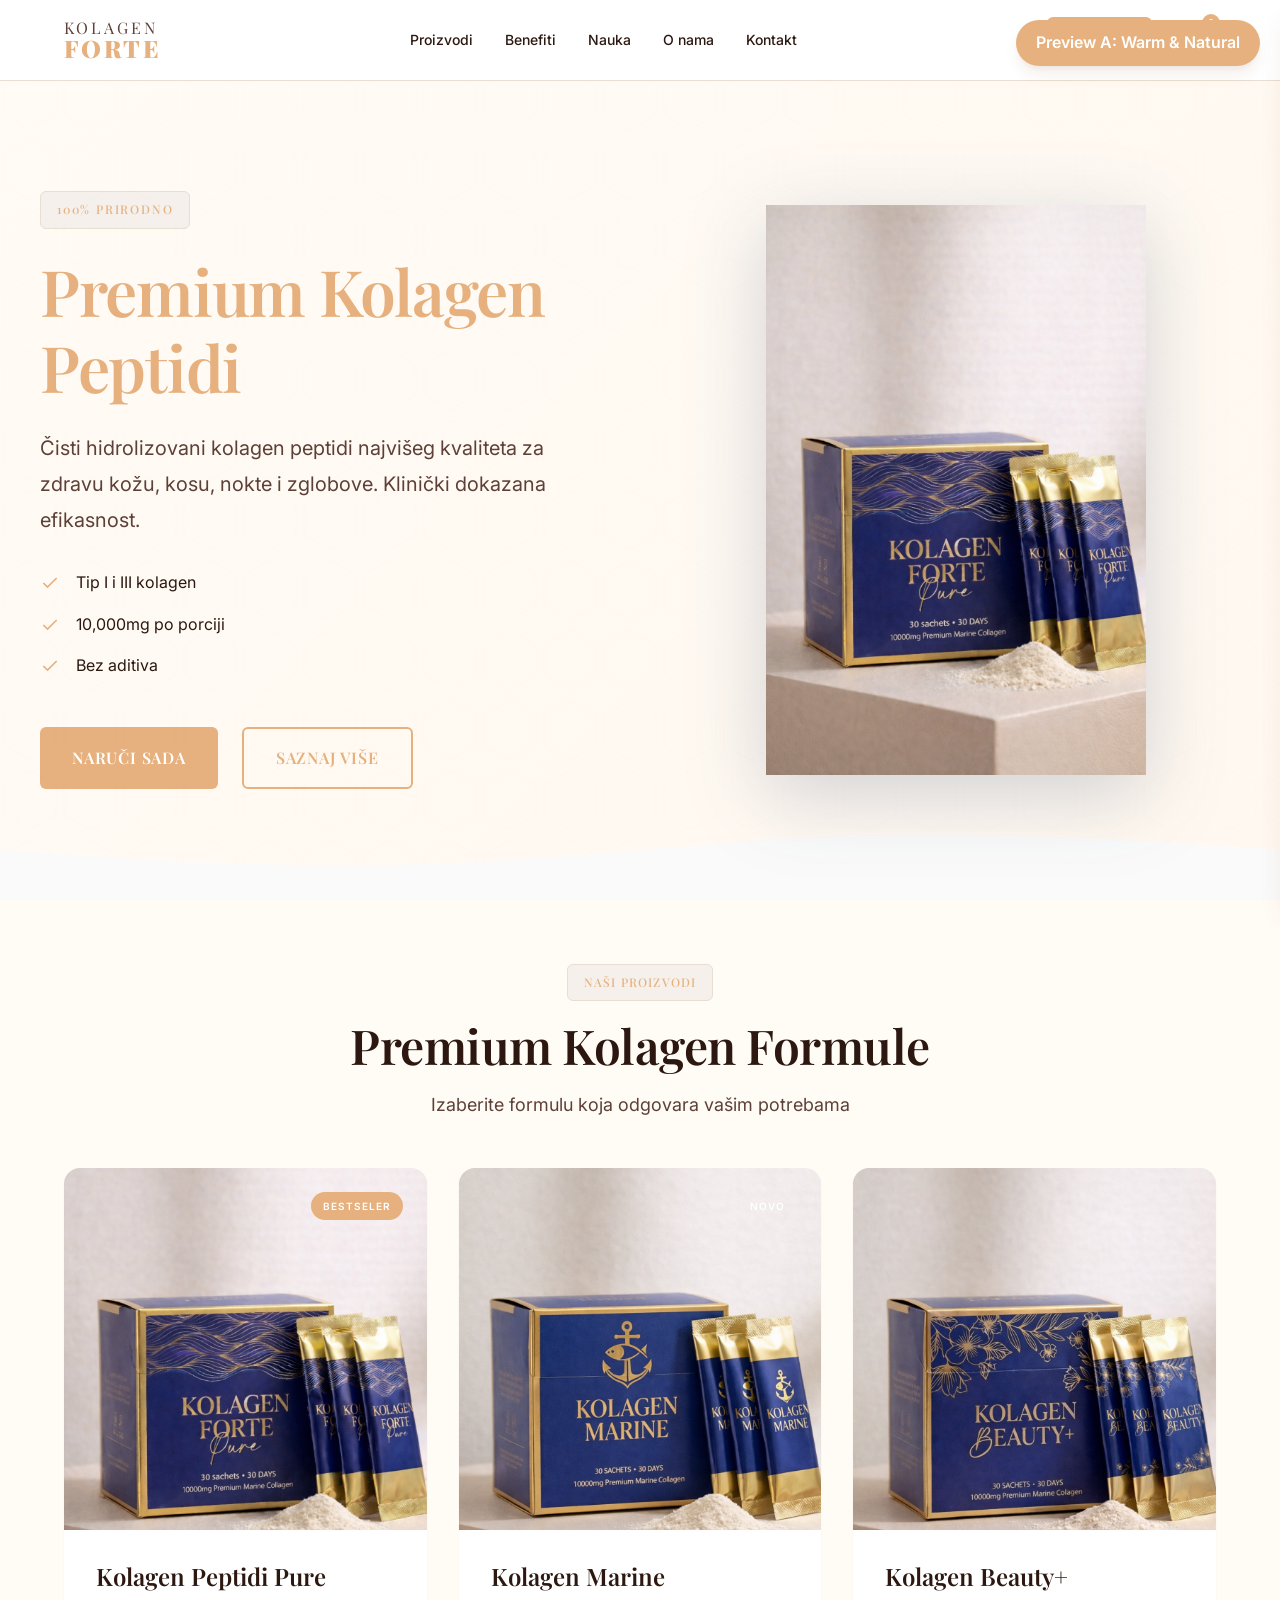
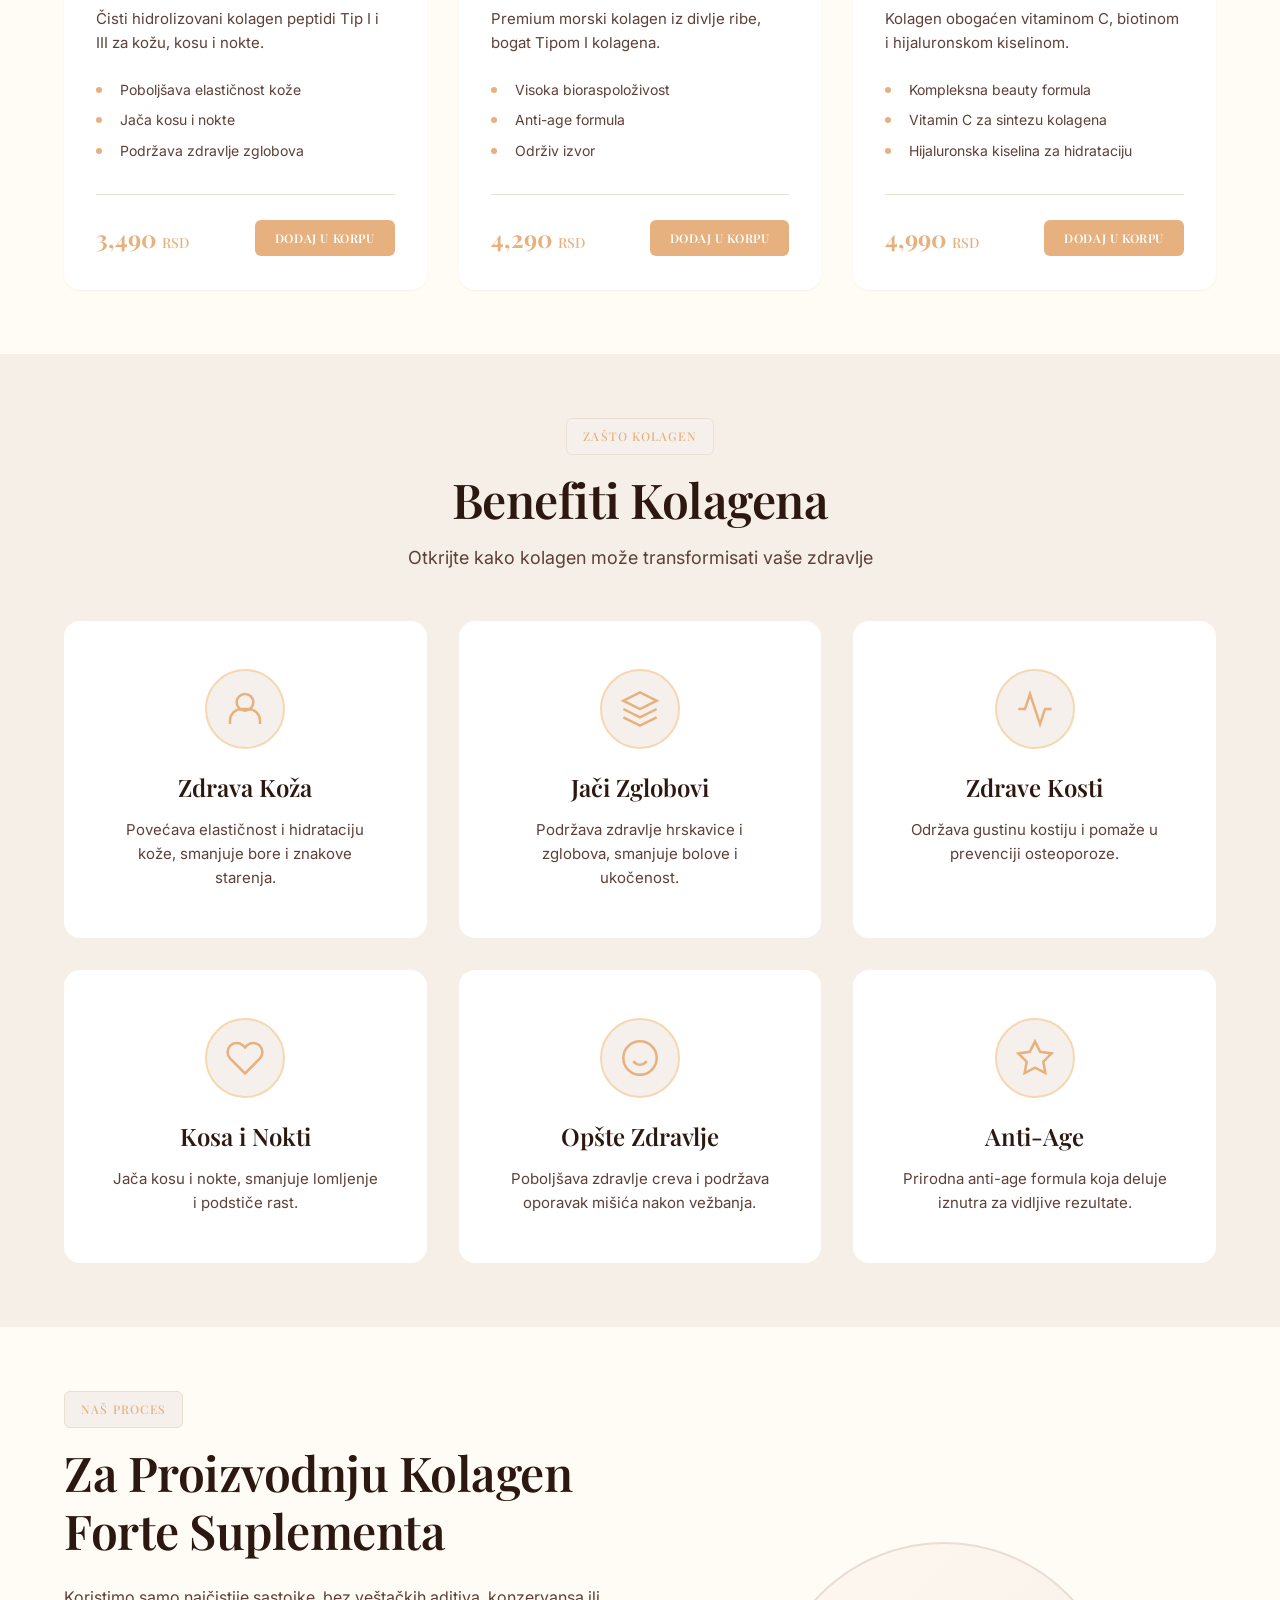
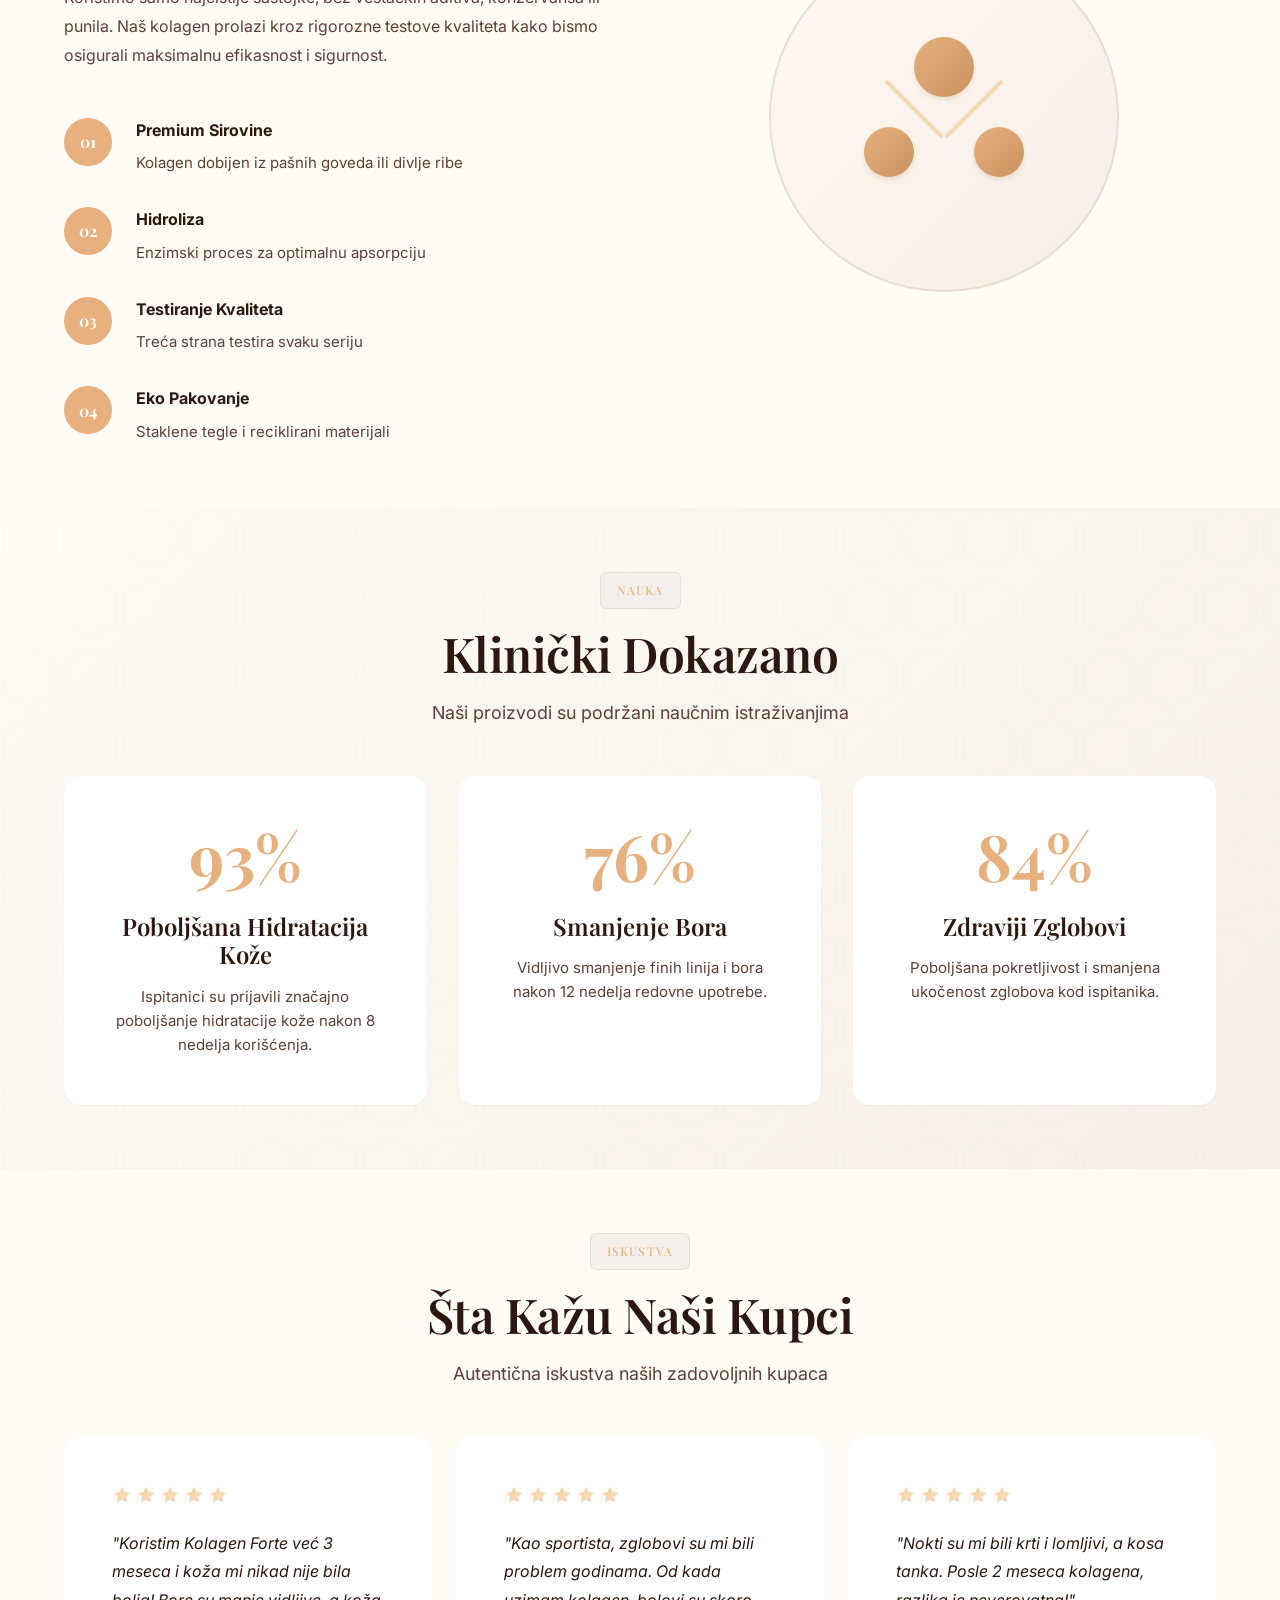
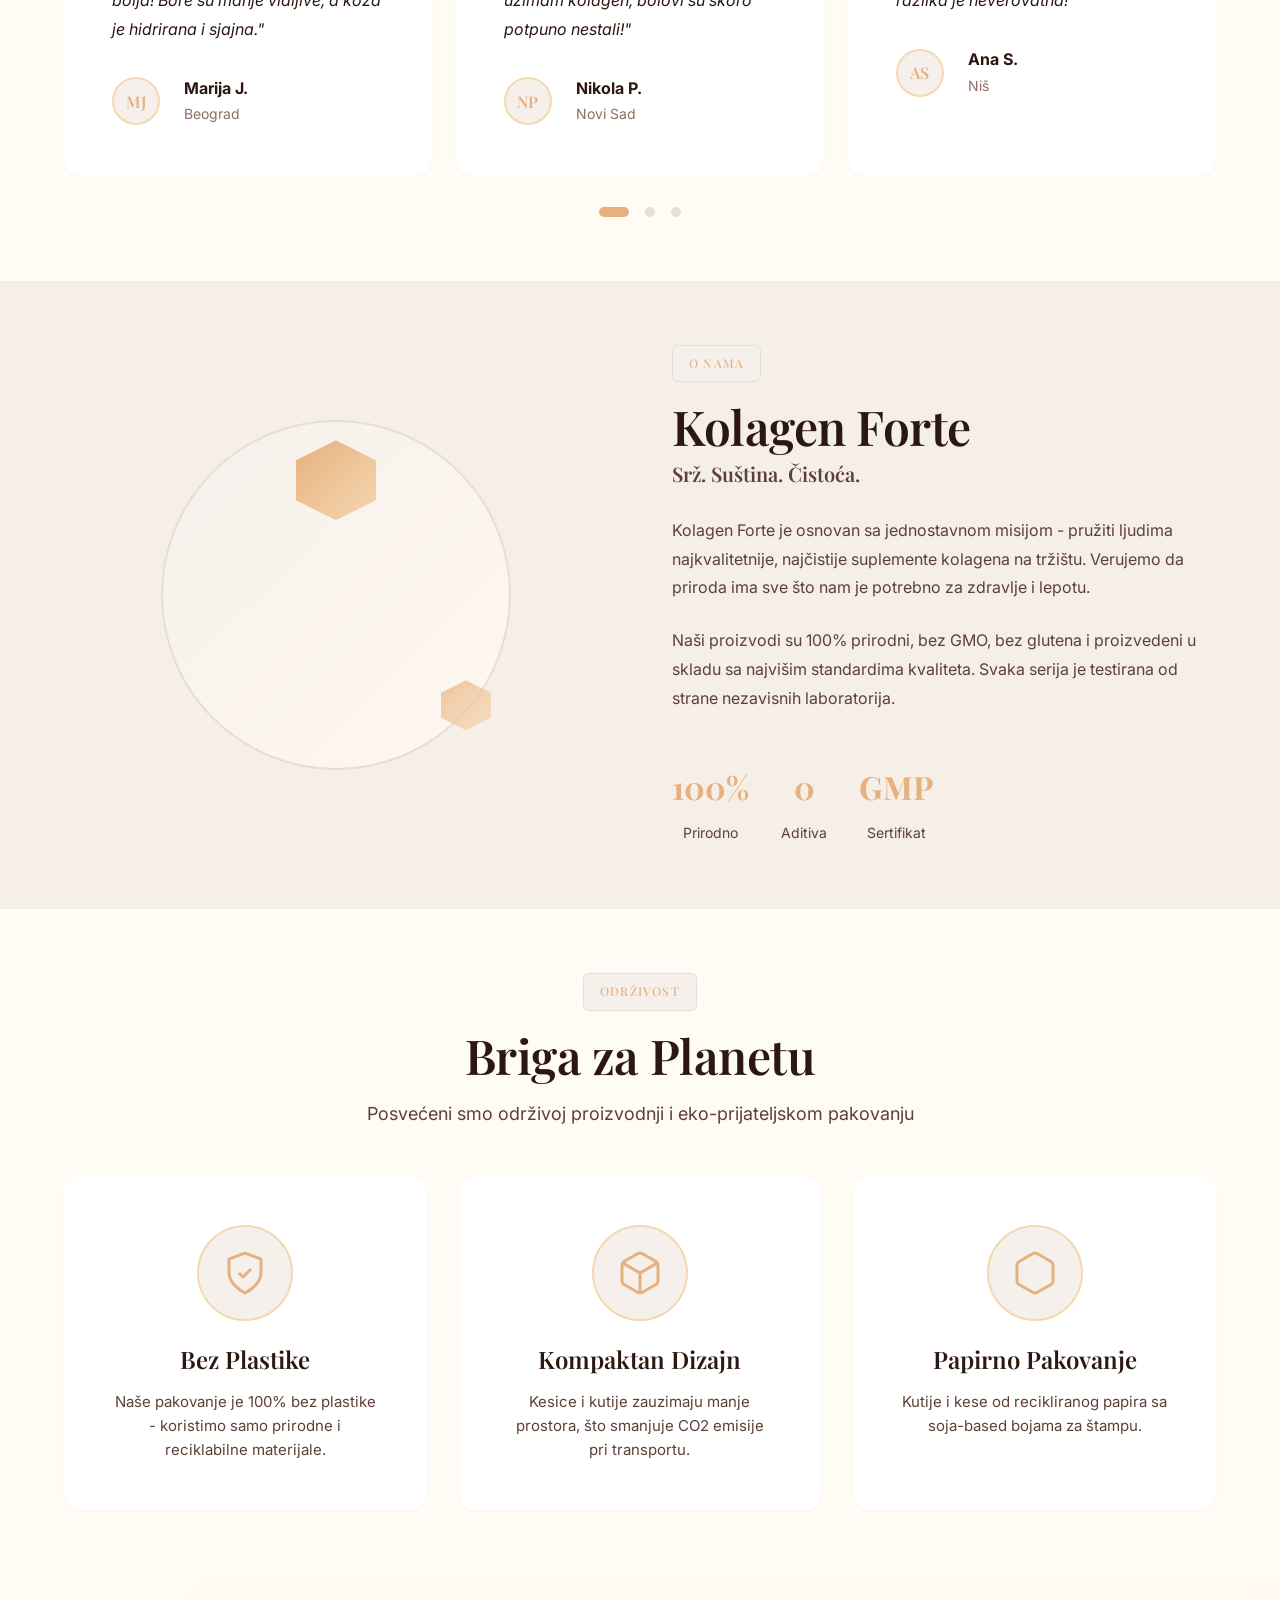
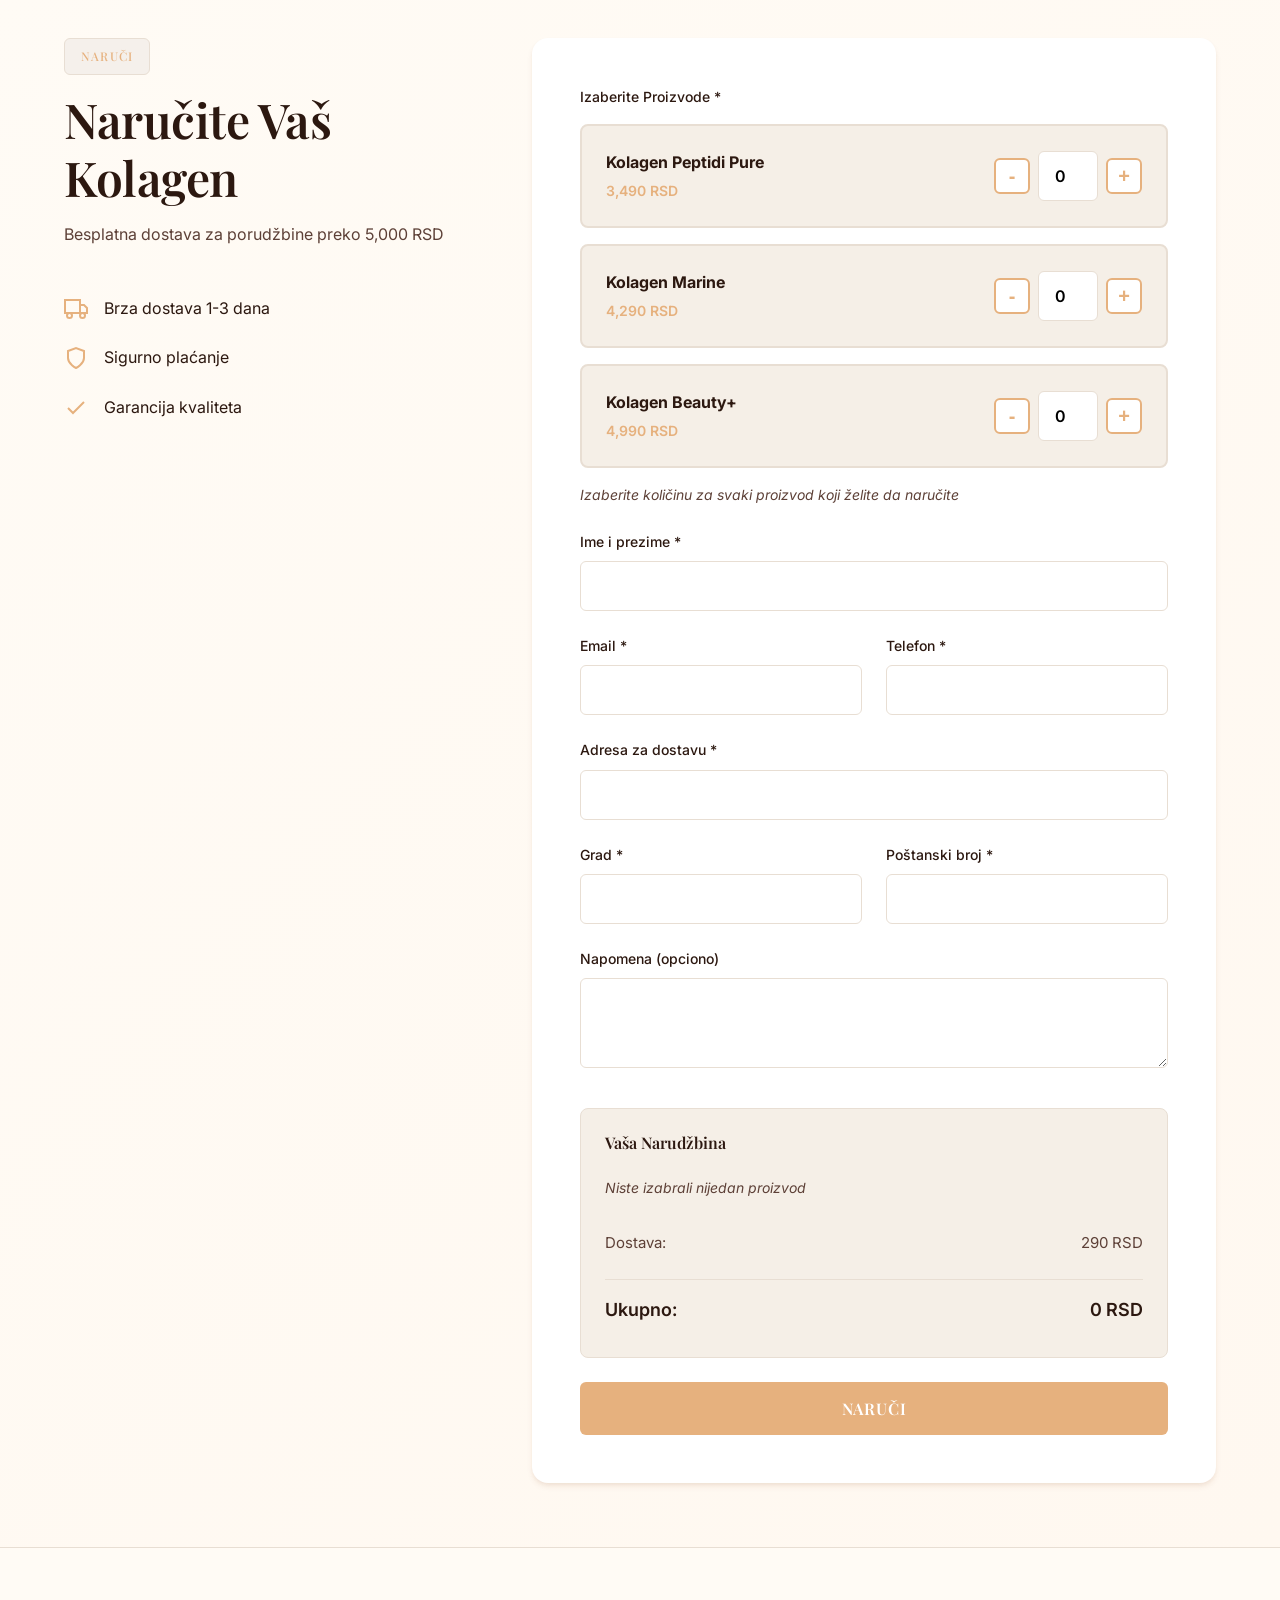
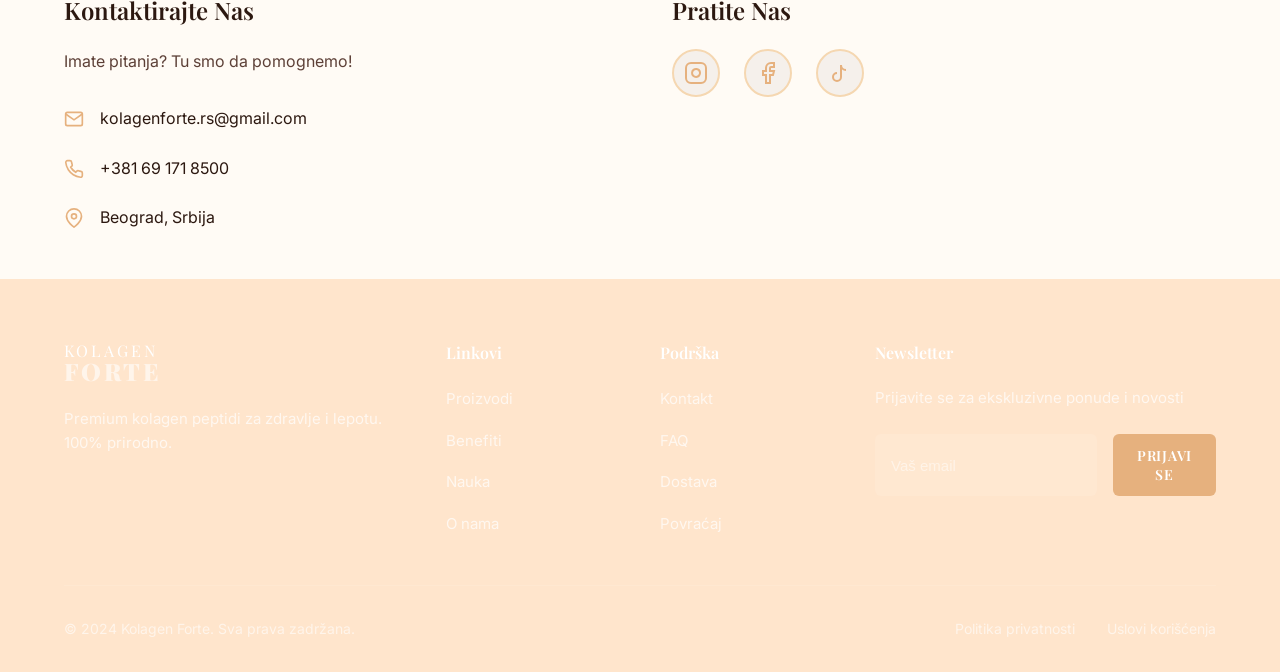
<file: preview-a.html>
<!DOCTYPE html>
<html lang="sr">
<head>
    <meta charset="UTF-8">
    <meta name="viewport" content="width=device-width, initial-scale=1.0">
    <title>Kolagen Forte | 100% Prirodni Kolagen</title>
    <meta name="description" content="Premium kolagen peptidi za zdravu kožu, kosu, nokte i zglobove. 100% prirodno, klinički dokazano.">
    <link rel="icon" type="image/x-icon" href="favicon.ico">
    <link rel="icon" type="image/png" href="favicon.png">
    
    <!-- Google tag (gtag.js) -->
    <script async src="https://www.googletagmanager.com/gtag/js?id=G-4GH9X6L91G"></script>
    <script>
      window.dataLayer = window.dataLayer || [];
      function gtag(){dataLayer.push(arguments);}
      gtag('js', new Date());
      gtag('config', 'G-4GH9X6L91G');
    </script>
    
    <link rel="preconnect" href="https://fonts.googleapis.com">
    <link rel="preconnect" href="https://fonts.gstatic.com" crossorigin>
    <link href="https://fonts.googleapis.com/css2?family=Roboto:wght@300;400;500;700;900&display=swap" rel="stylesheet">
    <link href="https://fonts.googleapis.com/css2?family=Playfair+Display:wght@400;600;700&family=Inter:wght@300;400;500;600;700&display=swap" rel="stylesheet">
    <link rel="stylesheet" href="styles.css">
    <link rel="stylesheet" href="preview-a.css">
</head>
<body>
    <div class="preview-badge">Preview A: Warm &amp; Natural</div>
    <!-- Navigation -->
    <header class="header">
        <nav class="nav container">
            <a href="#" class="logo">
                <span class="logo-text">KOLAGEN</span>
                <span class="logo-subtext">FORTE</span>
            </a>
            <ul class="nav-links">
                <li><a href="#products">Proizvodi</a></li>
                <li><a href="#benefits">Benefiti</a></li>
                <li><a href="#science">Nauka</a></li>
                <li><a href="#about">O nama</a></li>
                <li><a href="#contact">Kontakt</a></li>
            </ul>
            <div class="nav-actions">
                <a href="#order" class="btn btn-primary">Naruči</a>
                <button class="cart-btn" aria-label="Korpa">
                    <svg width="24" height="24" viewBox="0 0 24 24" fill="none" stroke="currentColor" stroke-width="2">
                        <circle cx="9" cy="21" r="1"></circle>
                        <circle cx="20" cy="21" r="1"></circle>
                        <path d="M1 1h4l2.68 13.39a2 2 0 0 0 2 1.61h9.72a2 2 0 0 0 2-1.61L23 6H6"></path>
                    </svg>
                    <span class="cart-count">0</span>
                </button>
                <button class="mobile-menu-btn" aria-label="Meni">
                    <span></span>
                    <span></span>
                    <span></span>
                </button>
            </div>
        </nav>
    </header>

    <!-- Mobile Menu -->
    <div class="mobile-menu">
        <ul class="mobile-nav-links">
            <li><a href="#products">Proizvodi</a></li>
            <li><a href="#benefits">Benefiti</a></li>
            <li><a href="#science">Nauka</a></li>
            <li><a href="#about">O nama</a></li>
            <li><a href="#contact">Kontakt</a></li>
            <li><a href="#order" class="btn btn-primary">Naruči</a></li>
        </ul>
    </div>

    <!-- Hero Section -->
    <section class="hero">
        <div class="hero-content container">
            <div class="hero-text">
                <span class="hero-badge">100% PRIRODNO</span>
                <h1>Premium Kolagen Peptidi</h1>
                <p class="hero-description">
                    Čisti hidrolizovani kolagen peptidi najvišeg kvaliteta za zdravu kožu,
                    kosu, nokte i zglobove. Klinički dokazana efikasnost.
                </p>
                <div class="hero-features">
                    <div class="hero-feature">
                        <svg width="20" height="20" viewBox="0 0 24 24" fill="none" stroke="currentColor" stroke-width="2">
                            <polyline points="20 6 9 17 4 12"></polyline>
                        </svg>
                        <span>Tip I i III kolagen</span>
                    </div>
                    <div class="hero-feature">
                        <svg width="20" height="20" viewBox="0 0 24 24" fill="none" stroke="currentColor" stroke-width="2">
                            <polyline points="20 6 9 17 4 12"></polyline>
                        </svg>
                        <span>10,000mg po porciji</span>
                    </div>
                    <div class="hero-feature">
                        <svg width="20" height="20" viewBox="0 0 24 24" fill="none" stroke="currentColor" stroke-width="2">
                            <polyline points="20 6 9 17 4 12"></polyline>
                        </svg>
                        <span>Bez aditiva</span>
                    </div>
                </div>
                <div class="hero-cta">
                    <a href="#order" class="btn btn-primary btn-large">Naruči Sada</a>
                    <a href="#benefits" class="btn btn-secondary btn-large">Saznaj Više</a>
                </div>
            </div>
            <div class="hero-image">
                <div class="product-showcase">
                    <div class="product-glow"></div>
                    <img src="kolagen-pure.png" alt="Kolagen Forte Pure" class="hero-product-image">
                </div>
            </div>
        </div>
        <div class="hero-wave">
            <svg viewBox="0 0 1440 120" preserveAspectRatio="none">
                <path d="M0,64L80,69.3C160,75,320,85,480,80C640,75,800,53,960,48C1120,43,1280,53,1360,58.7L1440,64L1440,120L1360,120C1280,120,1120,120,960,120C800,120,640,120,480,120C320,120,160,120,80,120L0,120Z" fill="#FAFAFA"></path>
            </svg>
        </div>
    </section>

    <!-- Products Section -->
    <section id="products" class="products">
        <div class="container">
            <div class="section-header">
                <span class="section-badge">NAŠI PROIZVODI</span>
                <h2>Premium Kolagen Formule</h2>
                <p>Izaberite formulu koja odgovara vašim potrebama</p>
            </div>
            <div class="products-grid">
                <!-- Product 1 -->
                <div class="product-card">
                    <div class="product-card-image">
                        <img src="kolagen-pure.png" alt="Kolagen Forte Pure" class="product-image">
                        <span class="product-tag">Bestseler</span>
                    </div>
                    <div class="product-card-content">
                        <h3>Kolagen Peptidi Pure</h3>
                        <p>Čisti hidrolizovani kolagen peptidi Tip I i III za kožu, kosu i nokte.</p>
                        <ul class="product-benefits">
                            <li>Poboljšava elastičnost kože</li>
                            <li>Jača kosu i nokte</li>
                            <li>Podržava zdravlje zglobova</li>
                        </ul>
                        <div class="product-footer">
                            <span class="product-price">3,490 <small>RSD</small></span>
                            <button class="btn btn-primary add-to-cart" data-product="pure" data-price="3490">Dodaj u korpu</button>
                        </div>
                    </div>
                </div>

                <!-- Product 2 -->
                <div class="product-card">
                    <div class="product-card-image">
                        <img src="kolagen-marine.png" alt="Kolagen Marine" class="product-image">
                        <span class="product-tag product-tag-new">Novo</span>
                    </div>
                    <div class="product-card-content">
                        <h3>Kolagen Marine</h3>
                        <p>Premium morski kolagen iz divlje ribe, bogat Tipom I kolagena.</p>
                        <ul class="product-benefits">
                            <li>Visoka bioraspoloživost</li>
                            <li>Anti-age formula</li>
                            <li>Održiv izvor</li>
                        </ul>
                        <div class="product-footer">
                            <span class="product-price">4,290 <small>RSD</small></span>
                            <button class="btn btn-primary add-to-cart" data-product="marine" data-price="4290">Dodaj u korpu</button>
                        </div>
                    </div>
                </div>

                <!-- Product 3 -->
                <div class="product-card">
                    <div class="product-card-image">
                        <img src="kolagen-beauty.png" alt="Kolagen Beauty+" class="product-image">
                    </div>
                    <div class="product-card-content">
                        <h3>Kolagen Beauty+</h3>
                        <p>Kolagen obogaćen vitaminom C, biotinom i hijaluronskom kiselinom.</p>
                        <ul class="product-benefits">
                            <li>Kompleksna beauty formula</li>
                            <li>Vitamin C za sintezu kolagena</li>
                            <li>Hijaluronska kiselina za hidrataciju</li>
                        </ul>
                        <div class="product-footer">
                            <span class="product-price">4,990 <small>RSD</small></span>
                            <button class="btn btn-primary add-to-cart" data-product="beauty" data-price="4990">Dodaj u korpu</button>
                        </div>
                    </div>
                </div>
            </div>
        </div>
    </section>

    <!-- Benefits Section -->
    <section id="benefits" class="benefits">
        <div class="container">
            <div class="section-header">
                <span class="section-badge">ZAŠTO KOLAGEN</span>
                <h2>Benefiti Kolagena</h2>
                <p>Otkrijte kako kolagen može transformisati vaše zdravlje</p>
            </div>
            <div class="benefits-grid">
                <div class="benefit-card">
                    <div class="benefit-icon">
                        <svg width="40" height="40" viewBox="0 0 24 24" fill="none" stroke="currentColor" stroke-width="1.5">
                            <circle cx="12" cy="8" r="5"></circle>
                            <path d="M3 21v-2a7 7 0 0 1 7-7h4a7 7 0 0 1 7 7v2"></path>
                        </svg>
                    </div>
                    <h3>Zdrava Koža</h3>
                    <p>Povećava elastičnost i hidrataciju kože, smanjuje bore i znakove starenja.</p>
                </div>
                <div class="benefit-card">
                    <div class="benefit-icon">
                        <svg width="40" height="40" viewBox="0 0 24 24" fill="none" stroke="currentColor" stroke-width="1.5">
                            <path d="M12 2L2 7l10 5 10-5-10-5z"></path>
                            <path d="M2 17l10 5 10-5"></path>
                            <path d="M2 12l10 5 10-5"></path>
                        </svg>
                    </div>
                    <h3>Jači Zglobovi</h3>
                    <p>Podržava zdravlje hrskavice i zglobova, smanjuje bolove i ukočenost.</p>
                </div>
                <div class="benefit-card">
                    <div class="benefit-icon">
                        <svg width="40" height="40" viewBox="0 0 24 24" fill="none" stroke="currentColor" stroke-width="1.5">
                            <path d="M22 12h-4l-3 9L9 3l-3 9H2"></path>
                        </svg>
                    </div>
                    <h3>Zdrave Kosti</h3>
                    <p>Održava gustinu kostiju i pomaže u prevenciji osteoporoze.</p>
                </div>
                <div class="benefit-card">
                    <div class="benefit-icon">
                        <svg width="40" height="40" viewBox="0 0 24 24" fill="none" stroke="currentColor" stroke-width="1.5">
                            <path d="M20.84 4.61a5.5 5.5 0 0 0-7.78 0L12 5.67l-1.06-1.06a5.5 5.5 0 0 0-7.78 7.78l1.06 1.06L12 21.23l7.78-7.78 1.06-1.06a5.5 5.5 0 0 0 0-7.78z"></path>
                        </svg>
                    </div>
                    <h3>Kosa i Nokti</h3>
                    <p>Jača kosu i nokte, smanjuje lomljenje i podstiče rast.</p>
                </div>
                <div class="benefit-card">
                    <div class="benefit-icon">
                        <svg width="40" height="40" viewBox="0 0 24 24" fill="none" stroke="currentColor" stroke-width="1.5">
                            <circle cx="12" cy="12" r="10"></circle>
                            <path d="M8 14s1.5 2 4 2 4-2 4-2"></path>
                            <line x1="9" y1="9" x2="9.01" y2="9"></line>
                            <line x1="15" y1="9" x2="15.01" y2="9"></line>
                        </svg>
                    </div>
                    <h3>Opšte Zdravlje</h3>
                    <p>Poboljšava zdravlje creva i podržava oporavak mišića nakon vežbanja.</p>
                </div>
                <div class="benefit-card">
                    <div class="benefit-icon">
                        <svg width="40" height="40" viewBox="0 0 24 24" fill="none" stroke="currentColor" stroke-width="1.5">
                            <polygon points="12 2 15.09 8.26 22 9.27 17 14.14 18.18 21.02 12 17.77 5.82 21.02 7 14.14 2 9.27 8.91 8.26 12 2"></polygon>
                        </svg>
                    </div>
                    <h3>Anti-Age</h3>
                    <p>Prirodna anti-age formula koja deluje iznutra za vidljive rezultate.</p>
                </div>
            </div>
        </div>
    </section>

    <!-- Process Section -->
    <section class="process">
        <div class="container">
            <div class="process-content">
                <div class="process-text">
                    <span class="section-badge">NAŠ PROCES</span>
                    <h2>Za Proizvodnju Kolagen Forte Suplementa</h2>
                    <p>
                        Koristimo samo najčistije sastojke, bez veštačkih aditiva, konzervansa ili
                        punila. Naš kolagen prolazi kroz rigorozne testove kvaliteta kako bismo
                        osigurali maksimalnu efikasnost i sigurnost.
                    </p>
                    <ul class="process-list">
                        <li>
                            <span class="process-number">01</span>
                            <div>
                                <strong>Premium Sirovine</strong>
                                <p>Kolagen dobijen iz pašnih goveda ili divlje ribe</p>
                            </div>
                        </li>
                        <li>
                            <span class="process-number">02</span>
                            <div>
                                <strong>Hidroliza</strong>
                                <p>Enzimski proces za optimalnu apsorpciju</p>
                            </div>
                        </li>
                        <li>
                            <span class="process-number">03</span>
                            <div>
                                <strong>Testiranje Kvaliteta</strong>
                                <p>Treća strana testira svaku seriju</p>
                            </div>
                        </li>
                        <li>
                            <span class="process-number">04</span>
                            <div>
                                <strong>Eko Pakovanje</strong>
                                <p>Staklene tegle i reciklirani materijali</p>
                            </div>
                        </li>
                    </ul>
                </div>
                <div class="process-image">
                    <div class="process-visual">
                        <div class="molecule">
                            <div class="atom atom-1"></div>
                            <div class="atom atom-2"></div>
                            <div class="atom atom-3"></div>
                            <div class="bond bond-1"></div>
                            <div class="bond bond-2"></div>
                        </div>
                    </div>
                </div>
            </div>
        </div>
    </section>

    <!-- Science Section -->
    <section id="science" class="science">
        <div class="container">
            <div class="section-header">
                <span class="section-badge">NAUKA</span>
                <h2>Klinički Dokazano</h2>
                <p>Naši proizvodi su podržani naučnim istraživanjima</p>
            </div>
            <div class="science-grid">
                <div class="science-card">
                    <div class="science-stat">93%</div>
                    <h3>Poboljšana Hidratacija Kože</h3>
                    <p>Ispitanici su prijavili značajno poboljšanje hidratacije kože nakon 8 nedelja korišćenja.</p>
                </div>
                <div class="science-card">
                    <div class="science-stat">76%</div>
                    <h3>Smanjenje Bora</h3>
                    <p>Vidljivo smanjenje finih linija i bora nakon 12 nedelja redovne upotrebe.</p>
                </div>
                <div class="science-card">
                    <div class="science-stat">84%</div>
                    <h3>Zdraviji Zglobovi</h3>
                    <p>Poboljšana pokretljivost i smanjena ukočenost zglobova kod ispitanika.</p>
                </div>
            </div>
        </div>
    </section>

    <!-- Testimonials Section -->
    <section class="testimonials">
        <div class="container">
            <div class="section-header">
                <span class="section-badge">ISKUSTVA</span>
                <h2>Šta Kažu Naši Kupci</h2>
                <p>Autentična iskustva naših zadovoljnih kupaca</p>
            </div>
            <div class="testimonials-slider">
                <div class="testimonials-track">
                <div class="testimonial-card">
                    <div class="testimonial-content">
                        <div class="stars">
                            <svg width="20" height="20" viewBox="0 0 24 24" fill="currentColor"><polygon points="12 2 15.09 8.26 22 9.27 17 14.14 18.18 21.02 12 17.77 5.82 21.02 7 14.14 2 9.27 8.91 8.26 12 2"></polygon></svg>
                            <svg width="20" height="20" viewBox="0 0 24 24" fill="currentColor"><polygon points="12 2 15.09 8.26 22 9.27 17 14.14 18.18 21.02 12 17.77 5.82 21.02 7 14.14 2 9.27 8.91 8.26 12 2"></polygon></svg>
                            <svg width="20" height="20" viewBox="0 0 24 24" fill="currentColor"><polygon points="12 2 15.09 8.26 22 9.27 17 14.14 18.18 21.02 12 17.77 5.82 21.02 7 14.14 2 9.27 8.91 8.26 12 2"></polygon></svg>
                            <svg width="20" height="20" viewBox="0 0 24 24" fill="currentColor"><polygon points="12 2 15.09 8.26 22 9.27 17 14.14 18.18 21.02 12 17.77 5.82 21.02 7 14.14 2 9.27 8.91 8.26 12 2"></polygon></svg>
                            <svg width="20" height="20" viewBox="0 0 24 24" fill="currentColor"><polygon points="12 2 15.09 8.26 22 9.27 17 14.14 18.18 21.02 12 17.77 5.82 21.02 7 14.14 2 9.27 8.91 8.26 12 2"></polygon></svg>
                        </div>
                        <p>"Koristim Kolagen Forte već 3 meseca i koža mi nikad nije bila bolja! Bore su manje vidljive, a koža je hidrirana i sjajna."</p>
                    </div>
                    <div class="testimonial-author">
                        <div class="author-avatar">MJ</div>
                        <div>
                            <strong>Marija J.</strong>
                            <span>Beograd</span>
                        </div>
                    </div>
                </div>
                <div class="testimonial-card">
                    <div class="testimonial-content">
                        <div class="stars">
                            <svg width="20" height="20" viewBox="0 0 24 24" fill="currentColor"><polygon points="12 2 15.09 8.26 22 9.27 17 14.14 18.18 21.02 12 17.77 5.82 21.02 7 14.14 2 9.27 8.91 8.26 12 2"></polygon></svg>
                            <svg width="20" height="20" viewBox="0 0 24 24" fill="currentColor"><polygon points="12 2 15.09 8.26 22 9.27 17 14.14 18.18 21.02 12 17.77 5.82 21.02 7 14.14 2 9.27 8.91 8.26 12 2"></polygon></svg>
                            <svg width="20" height="20" viewBox="0 0 24 24" fill="currentColor"><polygon points="12 2 15.09 8.26 22 9.27 17 14.14 18.18 21.02 12 17.77 5.82 21.02 7 14.14 2 9.27 8.91 8.26 12 2"></polygon></svg>
                            <svg width="20" height="20" viewBox="0 0 24 24" fill="currentColor"><polygon points="12 2 15.09 8.26 22 9.27 17 14.14 18.18 21.02 12 17.77 5.82 21.02 7 14.14 2 9.27 8.91 8.26 12 2"></polygon></svg>
                            <svg width="20" height="20" viewBox="0 0 24 24" fill="currentColor"><polygon points="12 2 15.09 8.26 22 9.27 17 14.14 18.18 21.02 12 17.77 5.82 21.02 7 14.14 2 9.27 8.91 8.26 12 2"></polygon></svg>
                        </div>
                        <p>"Kao sportista, zglobovi su mi bili problem godinama. Od kada uzimam kolagen, bolovi su skoro potpuno nestali!"</p>
                    </div>
                    <div class="testimonial-author">
                        <div class="author-avatar">NP</div>
                        <div>
                            <strong>Nikola P.</strong>
                            <span>Novi Sad</span>
                        </div>
                    </div>
                </div>
                <div class="testimonial-card">
                    <div class="testimonial-content">
                        <div class="stars">
                            <svg width="20" height="20" viewBox="0 0 24 24" fill="currentColor"><polygon points="12 2 15.09 8.26 22 9.27 17 14.14 18.18 21.02 12 17.77 5.82 21.02 7 14.14 2 9.27 8.91 8.26 12 2"></polygon></svg>
                            <svg width="20" height="20" viewBox="0 0 24 24" fill="currentColor"><polygon points="12 2 15.09 8.26 22 9.27 17 14.14 18.18 21.02 12 17.77 5.82 21.02 7 14.14 2 9.27 8.91 8.26 12 2"></polygon></svg>
                            <svg width="20" height="20" viewBox="0 0 24 24" fill="currentColor"><polygon points="12 2 15.09 8.26 22 9.27 17 14.14 18.18 21.02 12 17.77 5.82 21.02 7 14.14 2 9.27 8.91 8.26 12 2"></polygon></svg>
                            <svg width="20" height="20" viewBox="0 0 24 24" fill="currentColor"><polygon points="12 2 15.09 8.26 22 9.27 17 14.14 18.18 21.02 12 17.77 5.82 21.02 7 14.14 2 9.27 8.91 8.26 12 2"></polygon></svg>
                            <svg width="20" height="20" viewBox="0 0 24 24" fill="currentColor"><polygon points="12 2 15.09 8.26 22 9.27 17 14.14 18.18 21.02 12 17.77 5.82 21.02 7 14.14 2 9.27 8.91 8.26 12 2"></polygon></svg>
                        </div>
                        <p>"Nokti su mi bili krti i lomljivi, a kosa tanka. Posle 2 meseca kolagena, razlika je neverovatna!"</p>
                    </div>
                    <div class="testimonial-author">
                        <div class="author-avatar">AS</div>
                        <div>
                            <strong>Ana S.</strong>
                            <span>Niš</span>
                        </div>
                    </div>
                </div>
                <div class="testimonial-card">
                    <div class="testimonial-content">
                        <div class="stars">
                            <svg width="20" height="20" viewBox="0 0 24 24" fill="currentColor"><polygon points="12 2 15.09 8.26 22 9.27 17 14.14 18.18 21.02 12 17.77 5.82 21.02 7 14.14 2 9.27 8.91 8.26 12 2"></polygon></svg>
                            <svg width="20" height="20" viewBox="0 0 24 24" fill="currentColor"><polygon points="12 2 15.09 8.26 22 9.27 17 14.14 18.18 21.02 12 17.77 5.82 21.02 7 14.14 2 9.27 8.91 8.26 12 2"></polygon></svg>
                            <svg width="20" height="20" viewBox="0 0 24 24" fill="currentColor"><polygon points="12 2 15.09 8.26 22 9.27 17 14.14 18.18 21.02 12 17.77 5.82 21.02 7 14.14 2 9.27 8.91 8.26 12 2"></polygon></svg>
                            <svg width="20" height="20" viewBox="0 0 24 24" fill="currentColor"><polygon points="12 2 15.09 8.26 22 9.27 17 14.14 18.18 21.02 12 17.77 5.82 21.02 7 14.14 2 9.27 8.91 8.26 12 2"></polygon></svg>
                            <svg width="20" height="20" viewBox="0 0 24 24" fill="currentColor"><polygon points="12 2 15.09 8.26 22 9.27 17 14.14 18.18 21.02 12 17.77 5.82 21.02 7 14.14 2 9.27 8.91 8.26 12 2"></polygon></svg>
                        </div>
                        <p>"Imam 52 godine i prijateljice me stalno pitaju koja je moja tajna. Kolagen Forte već godinu dana - to je odgovor!"</p>
                    </div>
                    <div class="testimonial-author">
                        <div class="author-avatar">JM</div>
                        <div>
                            <strong>Jelena M.</strong>
                            <span>Kragujevac</span>
                        </div>
                    </div>
                </div>
                <div class="testimonial-card">
                    <div class="testimonial-content">
                        <div class="stars">
                            <svg width="20" height="20" viewBox="0 0 24 24" fill="currentColor"><polygon points="12 2 15.09 8.26 22 9.27 17 14.14 18.18 21.02 12 17.77 5.82 21.02 7 14.14 2 9.27 8.91 8.26 12 2"></polygon></svg>
                            <svg width="20" height="20" viewBox="0 0 24 24" fill="currentColor"><polygon points="12 2 15.09 8.26 22 9.27 17 14.14 18.18 21.02 12 17.77 5.82 21.02 7 14.14 2 9.27 8.91 8.26 12 2"></polygon></svg>
                            <svg width="20" height="20" viewBox="0 0 24 24" fill="currentColor"><polygon points="12 2 15.09 8.26 22 9.27 17 14.14 18.18 21.02 12 17.77 5.82 21.02 7 14.14 2 9.27 8.91 8.26 12 2"></polygon></svg>
                            <svg width="20" height="20" viewBox="0 0 24 24" fill="currentColor"><polygon points="12 2 15.09 8.26 22 9.27 17 14.14 18.18 21.02 12 17.77 5.82 21.02 7 14.14 2 9.27 8.91 8.26 12 2"></polygon></svg>
                            <svg width="20" height="20" viewBox="0 0 24 24" fill="currentColor"><polygon points="12 2 15.09 8.26 22 9.27 17 14.14 18.18 21.02 12 17.77 5.82 21.02 7 14.14 2 9.27 8.91 8.26 12 2"></polygon></svg>
                        </div>
                        <p>"Probao sam razne suplemente, ali tek sa Kolagen Forte sam video prave rezultate. Zglobovi su mi sada kao pre 10 godina."</p>
                    </div>
                    <div class="testimonial-author">
                        <div class="author-avatar">DT</div>
                        <div>
                            <strong>Dragan T.</strong>
                            <span>Subotica</span>
                        </div>
                    </div>
                </div>
                <div class="testimonial-card">
                    <div class="testimonial-content">
                        <div class="stars">
                            <svg width="20" height="20" viewBox="0 0 24 24" fill="currentColor"><polygon points="12 2 15.09 8.26 22 9.27 17 14.14 18.18 21.02 12 17.77 5.82 21.02 7 14.14 2 9.27 8.91 8.26 12 2"></polygon></svg>
                            <svg width="20" height="20" viewBox="0 0 24 24" fill="currentColor"><polygon points="12 2 15.09 8.26 22 9.27 17 14.14 18.18 21.02 12 17.77 5.82 21.02 7 14.14 2 9.27 8.91 8.26 12 2"></polygon></svg>
                            <svg width="20" height="20" viewBox="0 0 24 24" fill="currentColor"><polygon points="12 2 15.09 8.26 22 9.27 17 14.14 18.18 21.02 12 17.77 5.82 21.02 7 14.14 2 9.27 8.91 8.26 12 2"></polygon></svg>
                            <svg width="20" height="20" viewBox="0 0 24 24" fill="currentColor"><polygon points="12 2 15.09 8.26 22 9.27 17 14.14 18.18 21.02 12 17.77 5.82 21.02 7 14.14 2 9.27 8.91 8.26 12 2"></polygon></svg>
                            <svg width="20" height="20" viewBox="0 0 24 24" fill="currentColor"><polygon points="12 2 15.09 8.26 22 9.27 17 14.14 18.18 21.02 12 17.77 5.82 21.02 7 14.14 2 9.27 8.91 8.26 12 2"></polygon></svg>
                        </div>
                        <p>"Posle trudnoće sam imala problema sa kosom koja je mnogo opadala. Kolagen mi je vratio gustu i zdravu kosu!"</p>
                    </div>
                    <div class="testimonial-author">
                        <div class="author-avatar">IM</div>
                        <div>
                            <strong>Ivana M.</strong>
                            <span>Novi Pazar</span>
                        </div>
                    </div>
                </div>
                <div class="testimonial-card">
                    <div class="testimonial-content">
                        <div class="stars">
                            <svg width="20" height="20" viewBox="0 0 24 24" fill="currentColor"><polygon points="12 2 15.09 8.26 22 9.27 17 14.14 18.18 21.02 12 17.77 5.82 21.02 7 14.14 2 9.27 8.91 8.26 12 2"></polygon></svg>
                            <svg width="20" height="20" viewBox="0 0 24 24" fill="currentColor"><polygon points="12 2 15.09 8.26 22 9.27 17 14.14 18.18 21.02 12 17.77 5.82 21.02 7 14.14 2 9.27 8.91 8.26 12 2"></polygon></svg>
                            <svg width="20" height="20" viewBox="0 0 24 24" fill="currentColor"><polygon points="12 2 15.09 8.26 22 9.27 17 14.14 18.18 21.02 12 17.77 5.82 21.02 7 14.14 2 9.27 8.91 8.26 12 2"></polygon></svg>
                            <svg width="20" height="20" viewBox="0 0 24 24" fill="currentColor"><polygon points="12 2 15.09 8.26 22 9.27 17 14.14 18.18 21.02 12 17.77 5.82 21.02 7 14.14 2 9.27 8.91 8.26 12 2"></polygon></svg>
                            <svg width="20" height="20" viewBox="0 0 24 24" fill="currentColor"><polygon points="12 2 15.09 8.26 22 9.27 17 14.14 18.18 21.02 12 17.77 5.82 21.02 7 14.14 2 9.27 8.91 8.26 12 2"></polygon></svg>
                        </div>
                        <p>"Radio sam fizički posao 30 godina i kolena su me ubijala. Sad svako jutro pijem kolagen i hodam bez problema!"</p>
                    </div>
                    <div class="testimonial-author">
                        <div class="author-avatar">ZP</div>
                        <div>
                            <strong>Zoran P.</strong>
                            <span>Čačak</span>
                        </div>
                    </div>
                </div>
                </div>
            </div>
            <div class="testimonial-dots">
                <button class="dot active" data-slide="0"></button>
                <button class="dot" data-slide="1"></button>
                <button class="dot" data-slide="2"></button>
            </div>
        </div>
    </section>

    <!-- About Section -->
    <section id="about" class="about">
        <div class="container">
            <div class="about-content">
                <div class="about-image">
                    <div class="about-visual">
                        <div class="leaf leaf-1"></div>
                        <div class="leaf leaf-2"></div>
                        <div class="about-circle"></div>
                    </div>
                </div>
                <div class="about-text">
                    <span class="section-badge">O NAMA</span>
                    <h2>Kolagen Forte</h2>
                    <p class="about-tagline">Srž. Suština. Čistoća.</p>
                    <p>
                        Kolagen Forte je osnovan sa jednostavnom misijom - pružiti ljudima
                        najkvalitetnije, najčistije suplemente kolagena na tržištu. Verujemo
                        da priroda ima sve što nam je potrebno za zdravlje i lepotu.
                    </p>
                    <p>
                        Naši proizvodi su 100% prirodni, bez GMO, bez glutena i proizvedeni
                        u skladu sa najvišim standardima kvaliteta. Svaka serija je testirana
                        od strane nezavisnih laboratorija.
                    </p>
                    <div class="about-badges">
                        <div class="about-badge">
                            <span class="badge-icon">100%</span>
                            <span>Prirodno</span>
                        </div>
                        <div class="about-badge">
                            <span class="badge-icon">0</span>
                            <span>Aditiva</span>
                        </div>
                        <div class="about-badge">
                            <span class="badge-icon">GMP</span>
                            <span>Sertifikat</span>
                        </div>
                    </div>
                </div>
            </div>
        </div>
    </section>

    <!-- Sustainability Section -->
    <section class="sustainability">
        <div class="container">
            <div class="section-header">
                <span class="section-badge">ODRŽIVOST</span>
                <h2>Briga za Planetu</h2>
                <p>Posvećeni smo održivoj proizvodnji i eko-prijateljskom pakovanju</p>
            </div>
            <div class="sustainability-grid">
                <div class="eco-card">
                    <div class="eco-icon">
                        <svg width="48" height="48" viewBox="0 0 24 24" fill="none" stroke="currentColor" stroke-width="1.5">
                            <path d="M12 22s8-4 8-10V5l-8-3-8 3v7c0 6 8 10 8 10z"></path>
                            <path d="M9 12l2 2 4-4"></path>
                        </svg>
                    </div>
                    <h3>Bez Plastike</h3>
                    <p>Naše pakovanje je 100% bez plastike - koristimo samo prirodne i reciklabilne materijale.</p>
                </div>
                <div class="eco-card">
                    <div class="eco-icon">
                        <svg width="48" height="48" viewBox="0 0 24 24" fill="none" stroke="currentColor" stroke-width="1.5">
                            <path d="M21 16V8a2 2 0 0 0-1-1.73l-7-4a2 2 0 0 0-2 0l-7 4A2 2 0 0 0 3 8v8a2 2 0 0 0 1 1.73l7 4a2 2 0 0 0 2 0l7-4A2 2 0 0 0 21 16z"></path>
                            <polyline points="3.27 6.96 12 12.01 20.73 6.96"></polyline>
                            <line x1="12" y1="22.08" x2="12" y2="12"></line>
                        </svg>
                    </div>
                    <h3>Kompaktan Dizajn</h3>
                    <p>Kesice i kutije zauzimaju manje prostora, što smanjuje CO2 emisije pri transportu.</p>
                </div>
                <div class="eco-card">
                    <div class="eco-icon">
                        <svg width="48" height="48" viewBox="0 0 24 24" fill="none" stroke="currentColor" stroke-width="1.5">
                            <path d="M21 16V8a2 2 0 0 0-1-1.73l-7-4a2 2 0 0 0-2 0l-7 4A2 2 0 0 0 3 8v8a2 2 0 0 0 1 1.73l7 4a2 2 0 0 0 2 0l7-4A2 2 0 0 0 21 16z"></path>
                        </svg>
                    </div>
                    <h3>Papirno Pakovanje</h3>
                    <p>Kutije i kese od recikliranog papira sa soja-based bojama za štampu.</p>
                </div>
            </div>
        </div>
    </section>

    <!-- Order Section -->
    <section id="order" class="order">
        <div class="container">
            <div class="order-content">
                <div class="order-info">
                    <span class="section-badge">NARUČI</span>
                    <h2>Naručite Vaš Kolagen</h2>
                    <p>Besplatna dostava za porudžbine preko 5,000 RSD</p>
                    <div class="order-features">
                        <div class="order-feature">
                            <svg width="24" height="24" viewBox="0 0 24 24" fill="none" stroke="currentColor" stroke-width="2">
                                <rect x="1" y="3" width="15" height="13"></rect>
                                <polygon points="16 8 20 8 23 11 23 16 16 16 16 8"></polygon>
                                <circle cx="5.5" cy="18.5" r="2.5"></circle>
                                <circle cx="18.5" cy="18.5" r="2.5"></circle>
                            </svg>
                            <span>Brza dostava 1-3 dana</span>
                        </div>
                        <div class="order-feature">
                            <svg width="24" height="24" viewBox="0 0 24 24" fill="none" stroke="currentColor" stroke-width="2">
                                <path d="M12 22s8-4 8-10V5l-8-3-8 3v7c0 6 8 10 8 10z"></path>
                            </svg>
                            <span>Sigurno plaćanje</span>
                        </div>
                        <div class="order-feature">
                            <svg width="24" height="24" viewBox="0 0 24 24" fill="none" stroke="currentColor" stroke-width="2">
                                <polyline points="20 6 9 17 4 12"></polyline>
                            </svg>
                            <span>Garancija kvaliteta</span>
                        </div>
                    </div>
                </div>
                <div class="order-form-wrapper">
                    <form class="order-form" id="orderForm" action="https://formsubmit.co/tantuzi@gmail.com" method="POST">
                        <!-- FormSubmit konfiguracija -->
                        <input type="hidden" name="_cc" value="Lukap1998@gmail.com">
                        <input type="hidden" name="_subject" value="Nova narudžbina - Kolagen Forte">
                        <input type="hidden" name="_captcha" value="false">
                        <input type="hidden" name="_template" value="table">
                        <input type="hidden" name="_next" value="https://ulazimo.github.io/kolagen/?success=true">
                        <input type="hidden" id="orderItemsField" name="Proizvodi" value="">

                        <div class="form-group">
                            <label>Izaberite Proizvode *</label>
                            <div class="product-selector">
                                <div class="product-select-item">
                                    <div class="product-select-info">
                                        <strong>Kolagen Peptidi Pure</strong>
                                        <span class="product-select-price">3,490 RSD</span>
                                    </div>
                                    <div class="product-select-controls">
                                        <button type="button" class="qty-btn qty-minus" data-product="pure">-</button>
                                        <input type="number" class="qty-input" id="qty-pure" min="0" max="99" value="0" readonly>
                                        <button type="button" class="qty-btn qty-plus" data-product="pure">+</button>
                                    </div>
                                </div>
                                <div class="product-select-item">
                                    <div class="product-select-info">
                                        <strong>Kolagen Marine</strong>
                                        <span class="product-select-price">4,290 RSD</span>
                                    </div>
                                    <div class="product-select-controls">
                                        <button type="button" class="qty-btn qty-minus" data-product="marine">-</button>
                                        <input type="number" class="qty-input" id="qty-marine" min="0" max="99" value="0" readonly>
                                        <button type="button" class="qty-btn qty-plus" data-product="marine">+</button>
                                    </div>
                                </div>
                                <div class="product-select-item">
                                    <div class="product-select-info">
                                        <strong>Kolagen Beauty+</strong>
                                        <span class="product-select-price">4,990 RSD</span>
                                    </div>
                                    <div class="product-select-controls">
                                        <button type="button" class="qty-btn qty-minus" data-product="beauty">-</button>
                                        <input type="number" class="qty-input" id="qty-beauty" min="0" max="99" value="0" readonly>
                                        <button type="button" class="qty-btn qty-plus" data-product="beauty">+</button>
                                    </div>
                                </div>
                            </div>
                            <p class="form-hint">Izaberite količinu za svaki proizvod koji želite da naručite</p>
                        </div>

                        <div class="form-group">
                            <label for="name">Ime i prezime *</label>
                            <input type="text" id="name" name="name" required>
                        </div>
                        <div class="form-row">
                            <div class="form-group">
                                <label for="email">Email *</label>
                                <input type="email" id="email" name="email" required>
                            </div>
                            <div class="form-group">
                                <label for="phone">Telefon *</label>
                                <input type="tel" id="phone" name="phone" required>
                            </div>
                        </div>
                        <div class="form-group">
                            <label for="address">Adresa za dostavu *</label>
                            <input type="text" id="address" name="address" required>
                        </div>
                        <div class="form-row">
                            <div class="form-group">
                                <label for="city">Grad *</label>
                                <input type="text" id="city" name="city" required>
                            </div>
                            <div class="form-group">
                                <label for="zip">Poštanski broj *</label>
                                <input type="text" id="zip" name="zip" required>
                            </div>
                        </div>
                        <div class="form-group">
                            <label for="notes">Napomena (opciono)</label>
                            <textarea id="notes" name="notes" rows="3"></textarea>
                        </div>
                        <div class="order-summary" id="orderSummary">
                            <h4>Vaša Narudžbina</h4>
                            <div id="selectedProducts" class="selected-products">
                                <p class="no-products">Niste izabrali nijedan proizvod</p>
                            </div>
                            <div class="summary-row">
                                <span>Dostava:</span>
                                <span id="summaryShipping">290 RSD</span>
                            </div>
                            <div class="summary-row summary-total">
                                <span>Ukupno:</span>
                                <span id="summaryTotal">0 RSD</span>
                            </div>
                        </div>
                        <button type="submit" class="btn btn-primary btn-large btn-full" id="submitOrderBtn">Naruči</button>
                    </form>
                </div>
            </div>
        </div>
    </section>

    <!-- Contact Section -->
    <section id="contact" class="contact">
        <div class="container">
            <div class="contact-grid">
                <div class="contact-info">
                    <h3>Kontaktirajte Nas</h3>
                    <p>Imate pitanja? Tu smo da pomognemo!</p>
                    <div class="contact-details">
                        <div class="contact-item">
                            <svg width="20" height="20" viewBox="0 0 24 24" fill="none" stroke="currentColor" stroke-width="2">
                                <path d="M4 4h16c1.1 0 2 .9 2 2v12c0 1.1-.9 2-2 2H4c-1.1 0-2-.9-2-2V6c0-1.1.9-2 2-2z"></path>
                                <polyline points="22,6 12,13 2,6"></polyline>
                            </svg>
                            <span>kolagenforte.rs@gmail.com</span>
                        </div>
                        <div class="contact-item">
                            <svg width="20" height="20" viewBox="0 0 24 24" fill="none" stroke="currentColor" stroke-width="2">
                                <path d="M22 16.92v3a2 2 0 0 1-2.18 2 19.79 19.79 0 0 1-8.63-3.07 19.5 19.5 0 0 1-6-6 19.79 19.79 0 0 1-3.07-8.67A2 2 0 0 1 4.11 2h3a2 2 0 0 1 2 1.72 12.84 12.84 0 0 0 .7 2.81 2 2 0 0 1-.45 2.11L8.09 9.91a16 16 0 0 0 6 6l1.27-1.27a2 2 0 0 1 2.11-.45 12.84 12.84 0 0 0 2.81.7A2 2 0 0 1 22 16.92z"></path>
                            </svg>
                            <span>+381 69 171 8500</span>
                        </div>
                        <div class="contact-item">
                            <svg width="20" height="20" viewBox="0 0 24 24" fill="none" stroke="currentColor" stroke-width="2">
                                <path d="M21 10c0 7-9 13-9 13s-9-6-9-13a9 9 0 0 1 18 0z"></path>
                                <circle cx="12" cy="10" r="3"></circle>
                            </svg>
                            <span>Beograd, Srbija</span>
                        </div>
                    </div>
                </div>
                <div class="contact-social">
                    <h3>Pratite Nas</h3>
                    <div class="social-links">
                        <a href="#" class="social-link" aria-label="Instagram">
                            <svg width="24" height="24" viewBox="0 0 24 24" fill="none" stroke="currentColor" stroke-width="2">
                                <rect x="2" y="2" width="20" height="20" rx="5" ry="5"></rect>
                                <path d="M16 11.37A4 4 0 1 1 12.63 8 4 4 0 0 1 16 11.37z"></path>
                                <line x1="17.5" y1="6.5" x2="17.51" y2="6.5"></line>
                            </svg>
                        </a>
                        <a href="#" class="social-link" aria-label="Facebook">
                            <svg width="24" height="24" viewBox="0 0 24 24" fill="none" stroke="currentColor" stroke-width="2">
                                <path d="M18 2h-3a5 5 0 0 0-5 5v3H7v4h3v8h4v-8h3l1-4h-4V7a1 1 0 0 1 1-1h3z"></path>
                            </svg>
                        </a>
                        <a href="#" class="social-link" aria-label="TikTok">
                            <svg width="24" height="24" viewBox="0 0 24 24" fill="none" stroke="currentColor" stroke-width="2">
                                <path d="M9 12a4 4 0 1 0 4 4V4a5 5 0 0 0 5 5"></path>
                            </svg>
                        </a>
                    </div>
                </div>
            </div>
        </div>
    </section>

    <!-- Footer -->
    <footer class="footer">
        <div class="container">
            <div class="footer-content">
                <div class="footer-brand">
                    <a href="#" class="logo">
                        <span class="logo-text">KOLAGEN</span>
                        <span class="logo-subtext">FORTE</span>
                    </a>
                    <p>Premium kolagen peptidi za zdravlje i lepotu. 100% prirodno.</p>
                </div>
                <div class="footer-links">
                    <h4>Linkovi</h4>
                    <ul>
                        <li><a href="#products">Proizvodi</a></li>
                        <li><a href="#benefits">Benefiti</a></li>
                        <li><a href="#science">Nauka</a></li>
                        <li><a href="#about">O nama</a></li>
                    </ul>
                </div>
                <div class="footer-links">
                    <h4>Podrška</h4>
                    <ul>
                        <li><a href="#contact">Kontakt</a></li>
                        <li><a href="#">FAQ</a></li>
                        <li><a href="#">Dostava</a></li>
                        <li><a href="#">Povraćaj</a></li>
                    </ul>
                </div>
                <div class="footer-newsletter">
                    <h4>Newsletter</h4>
                    <p>Prijavite se za ekskluzivne ponude i novosti</p>
                    <form class="newsletter-form" action="https://formsubmit.co/tantuzi@gmail.com" method="POST">
                        <input type="hidden" name="_cc" value="Lukap1998@gmail.com">
                        <input type="hidden" name="_subject" value="Kolagen Forte - Nova newsletter prijava">
                        <input type="hidden" name="_captcha" value="false">
                        <input type="hidden" name="_next" value="https://kolagenforte.rs">
                        <input type="email" name="email" placeholder="Vaš email" required>
                        <button type="submit" class="btn btn-primary">Prijavi se</button>
                    </form>
                </div>
            </div>
            <div class="footer-bottom">
                <p>&copy; 2024 Kolagen Forte. Sva prava zadržana.</p>
                <div class="footer-legal">
                    <a href="#">Politika privatnosti</a>
                    <a href="#">Uslovi korišćenja</a>
                </div>
            </div>
        </div>
    </footer>

    <!-- Cart Sidebar -->
    <div class="cart-sidebar" id="cartSidebar">
        <div class="cart-header">
            <h3>Vaša Korpa</h3>
            <button class="cart-close" id="cartClose">&times;</button>
        </div>
        <div class="cart-items" id="cartItems">
            <p class="cart-empty">Vaša korpa je prazna</p>
        </div>
        <div class="cart-footer">
            <div class="cart-total">
                <span>Ukupno:</span>
                <span id="cartTotal">0 RSD</span>
            </div>
            <a href="#order" class="btn btn-primary btn-full" id="checkoutBtn">Nastavi ka plaćanju</a>
        </div>
    </div>
    <div class="cart-overlay" id="cartOverlay"></div>

    <script src="script.js"></script>
</body>
</html>
</file>
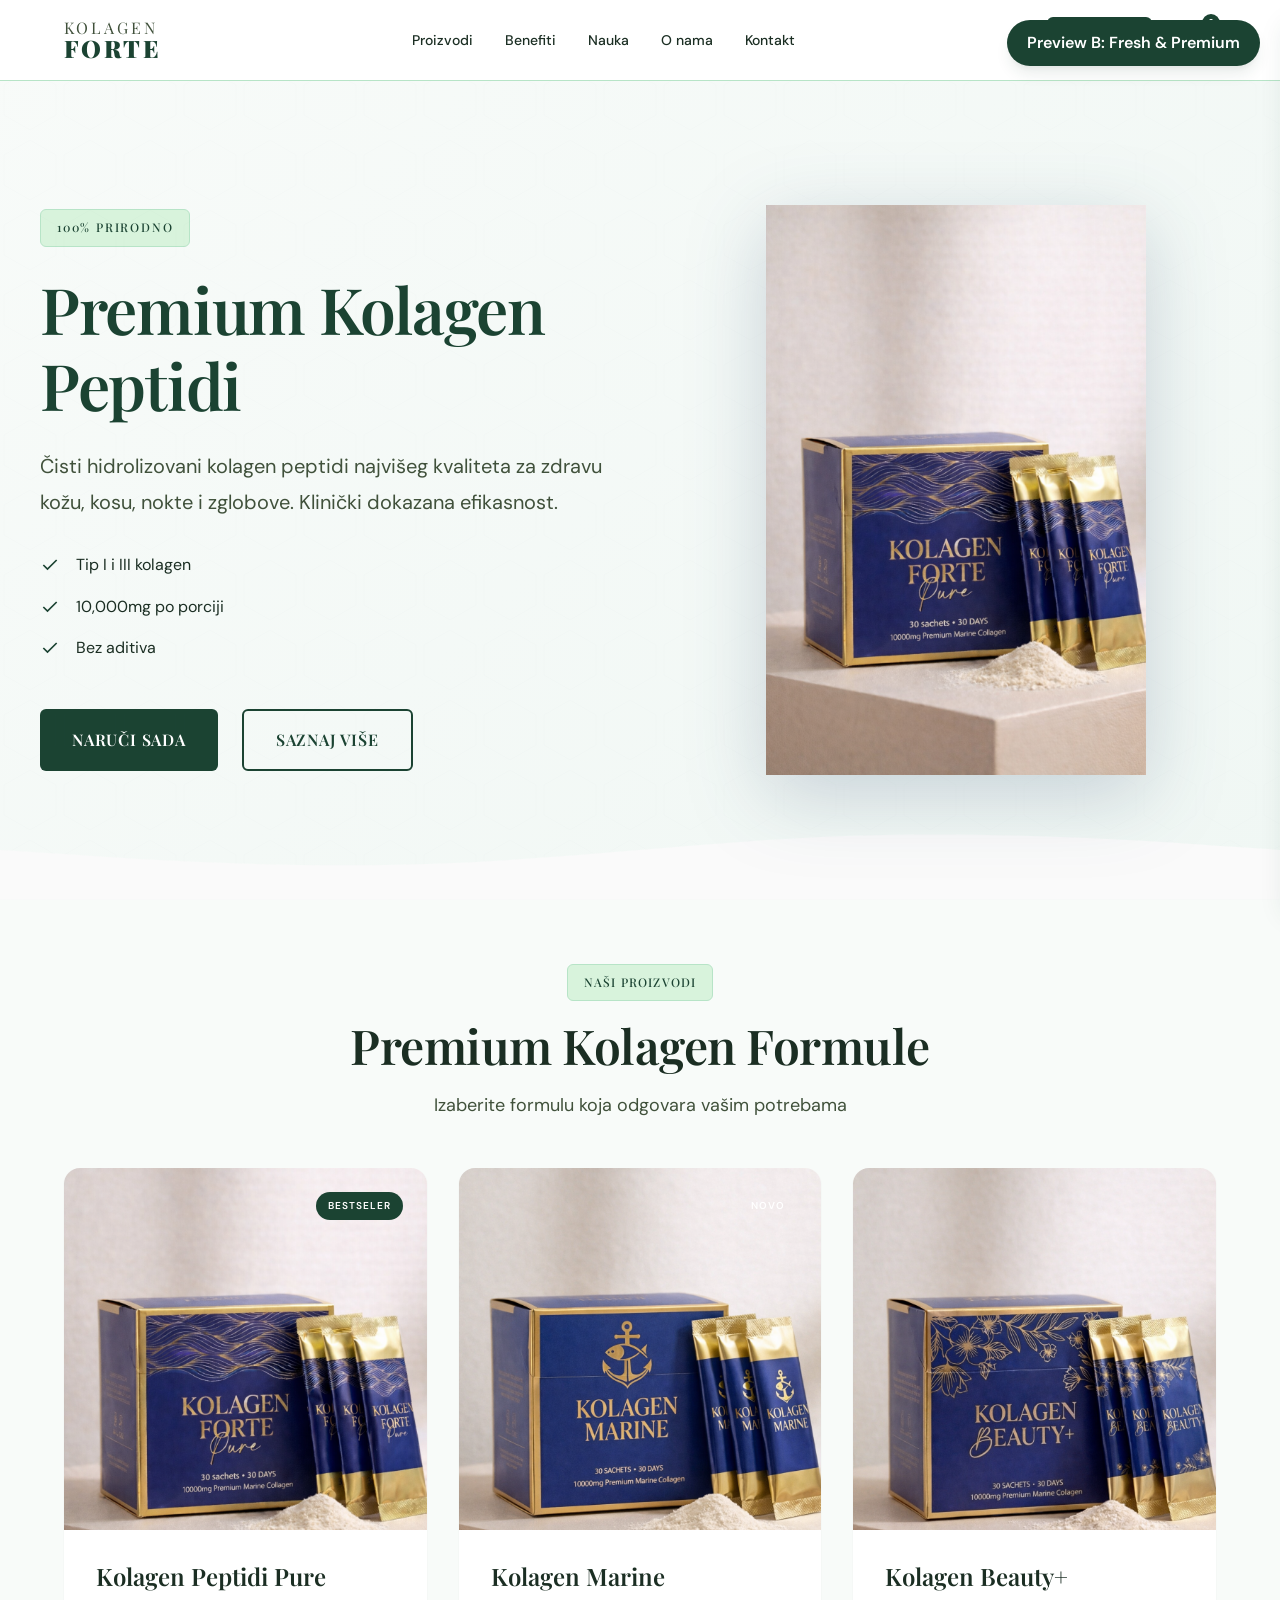
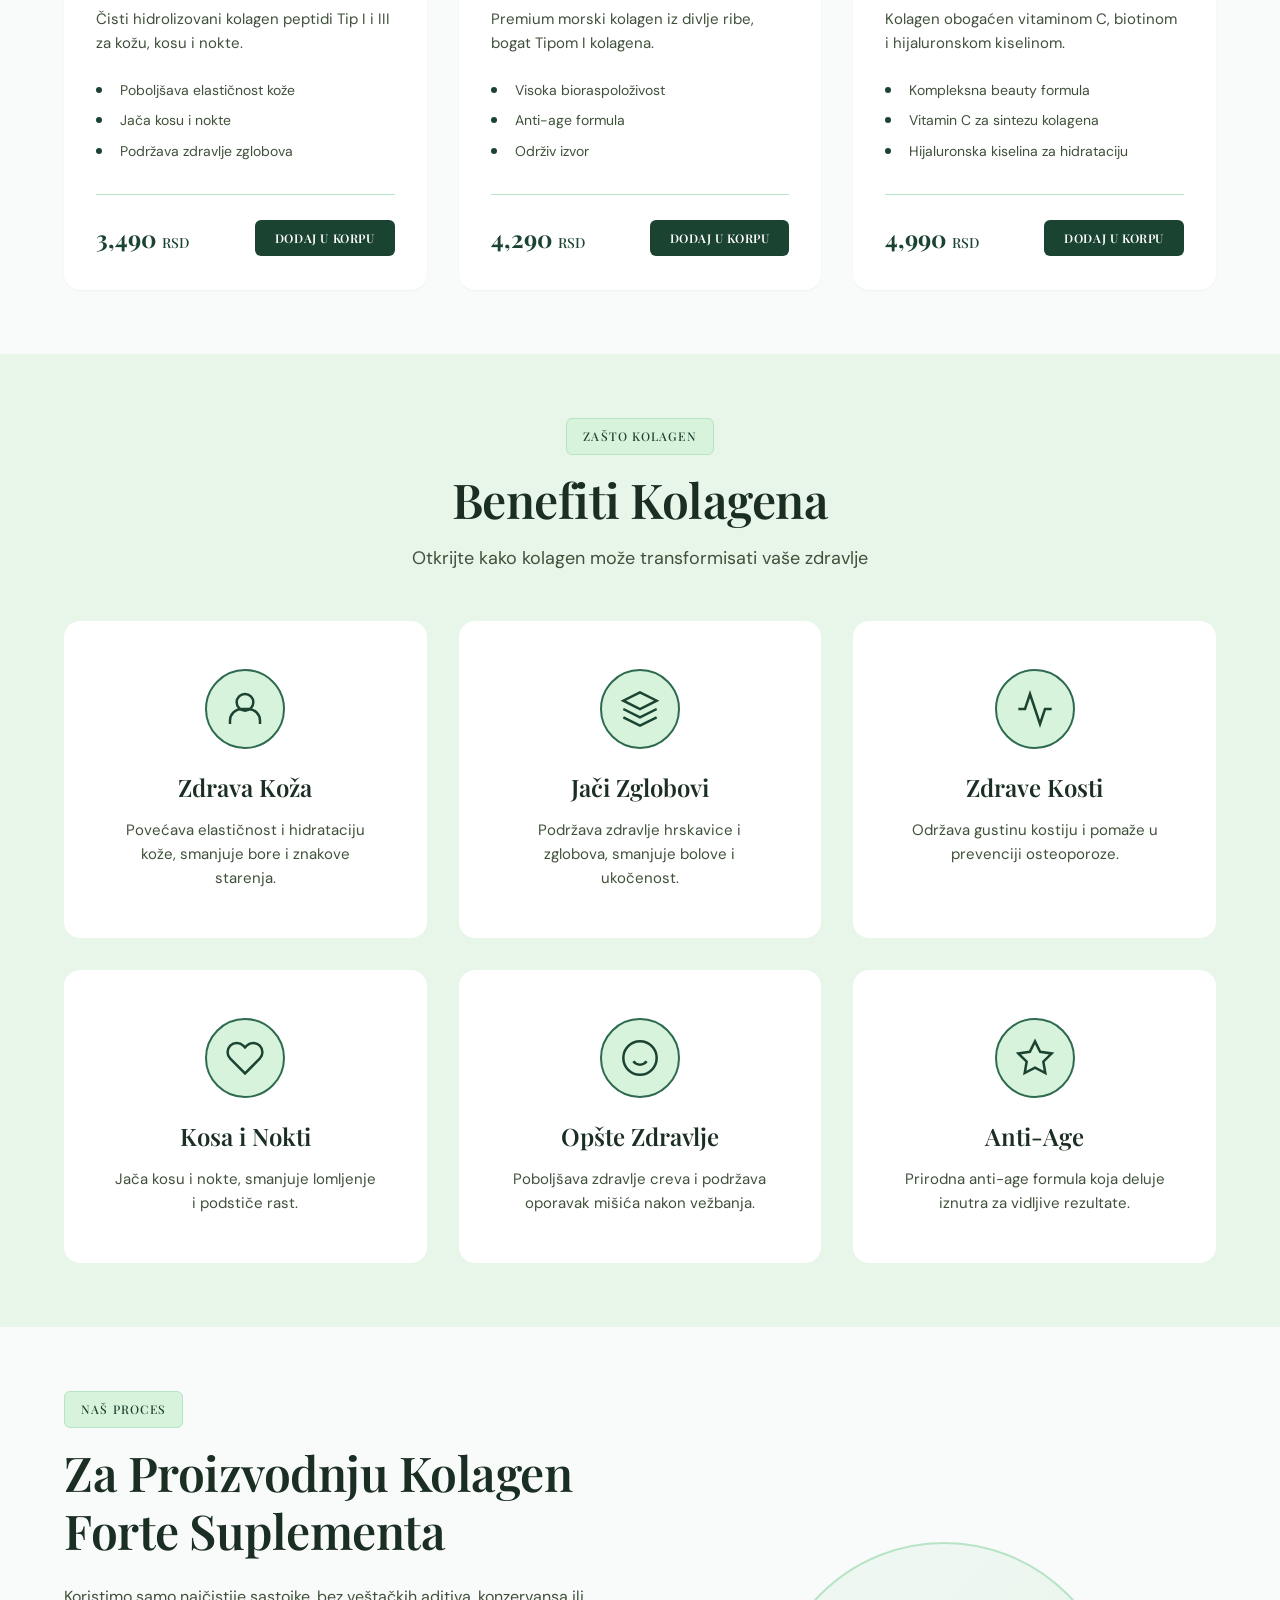
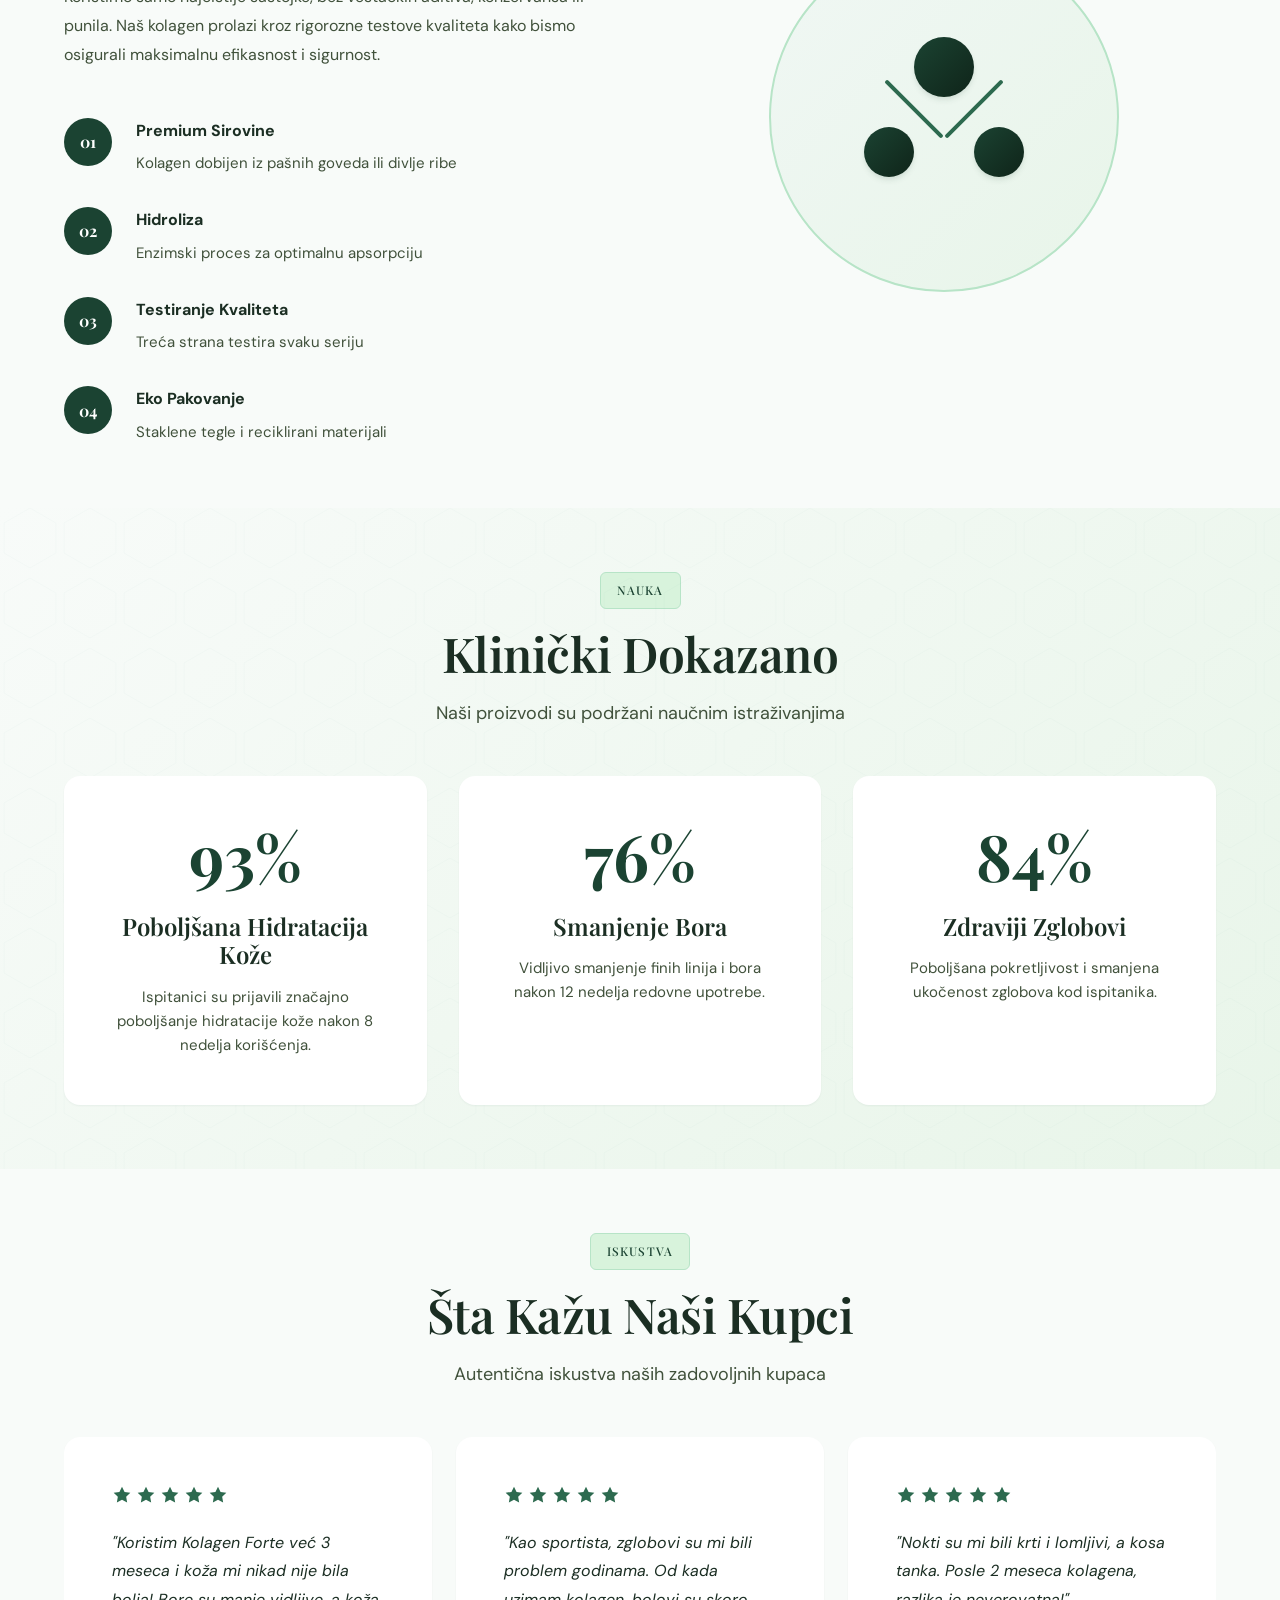
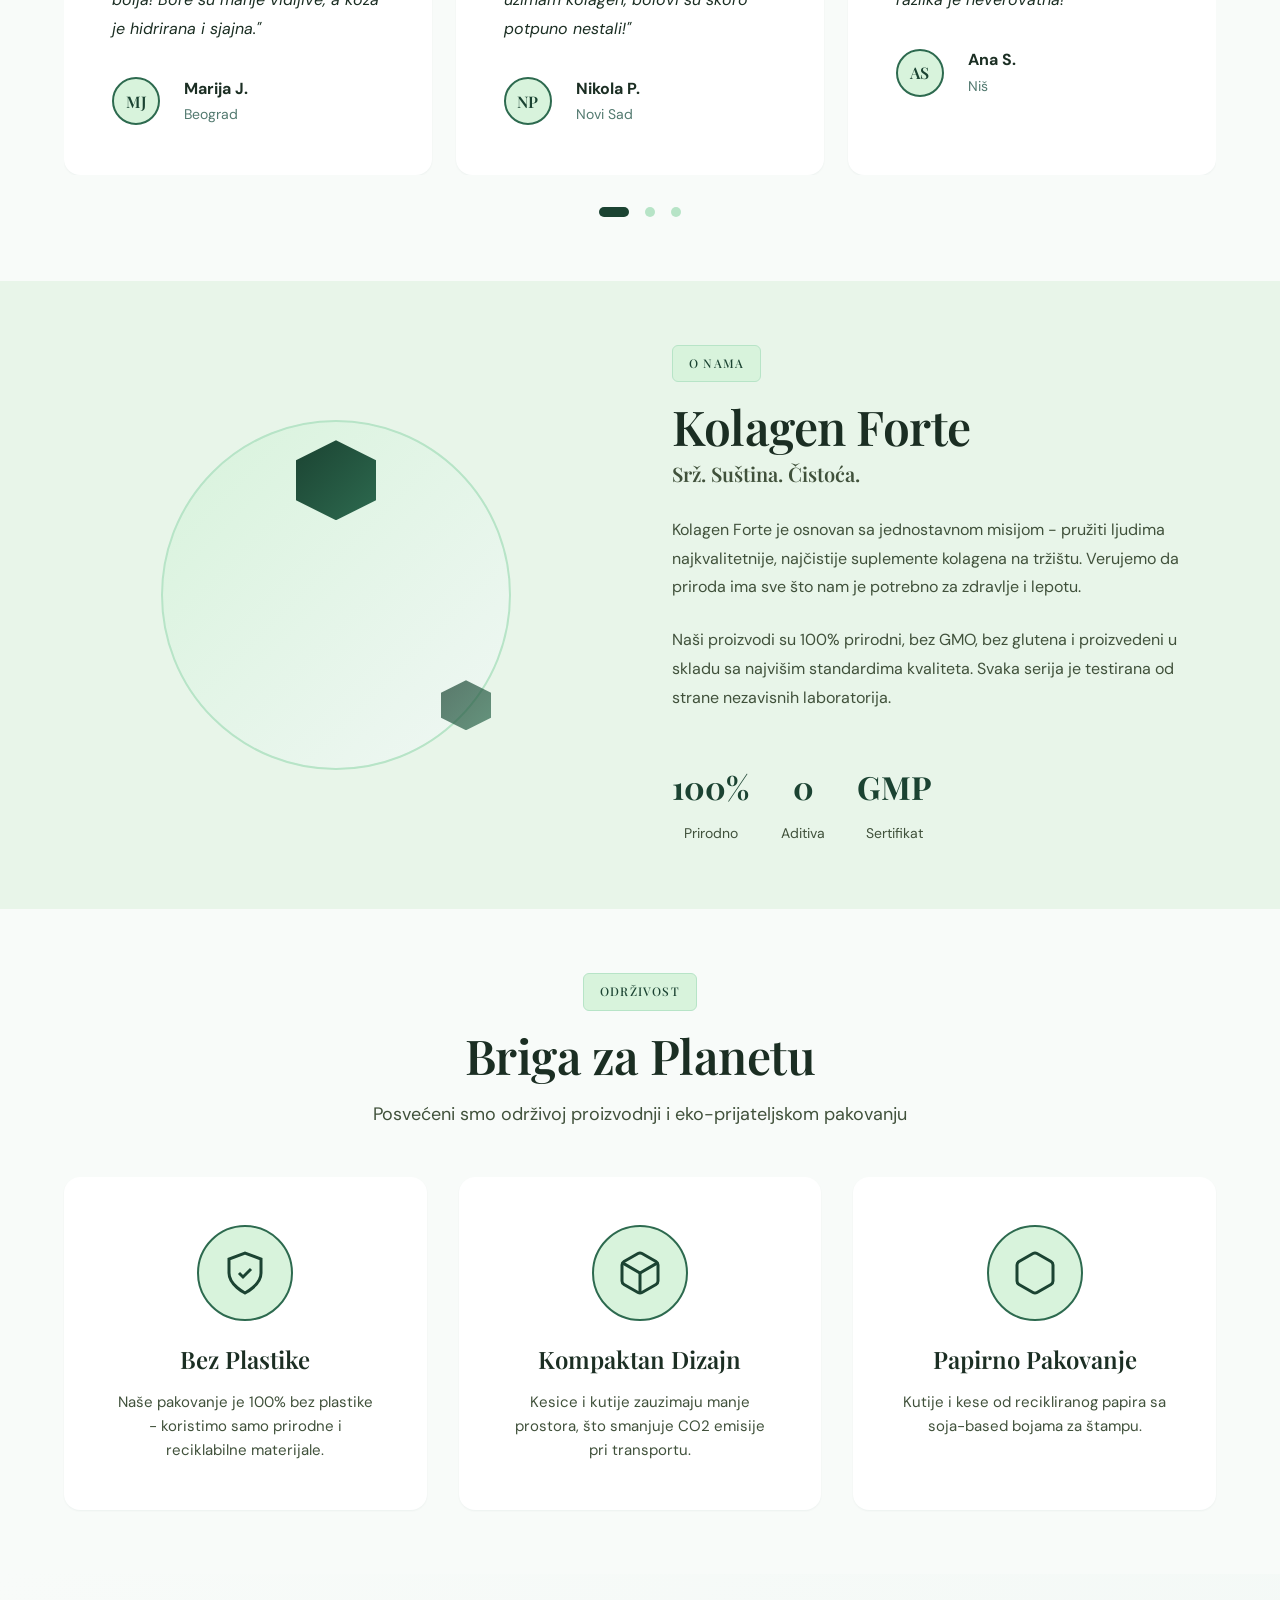
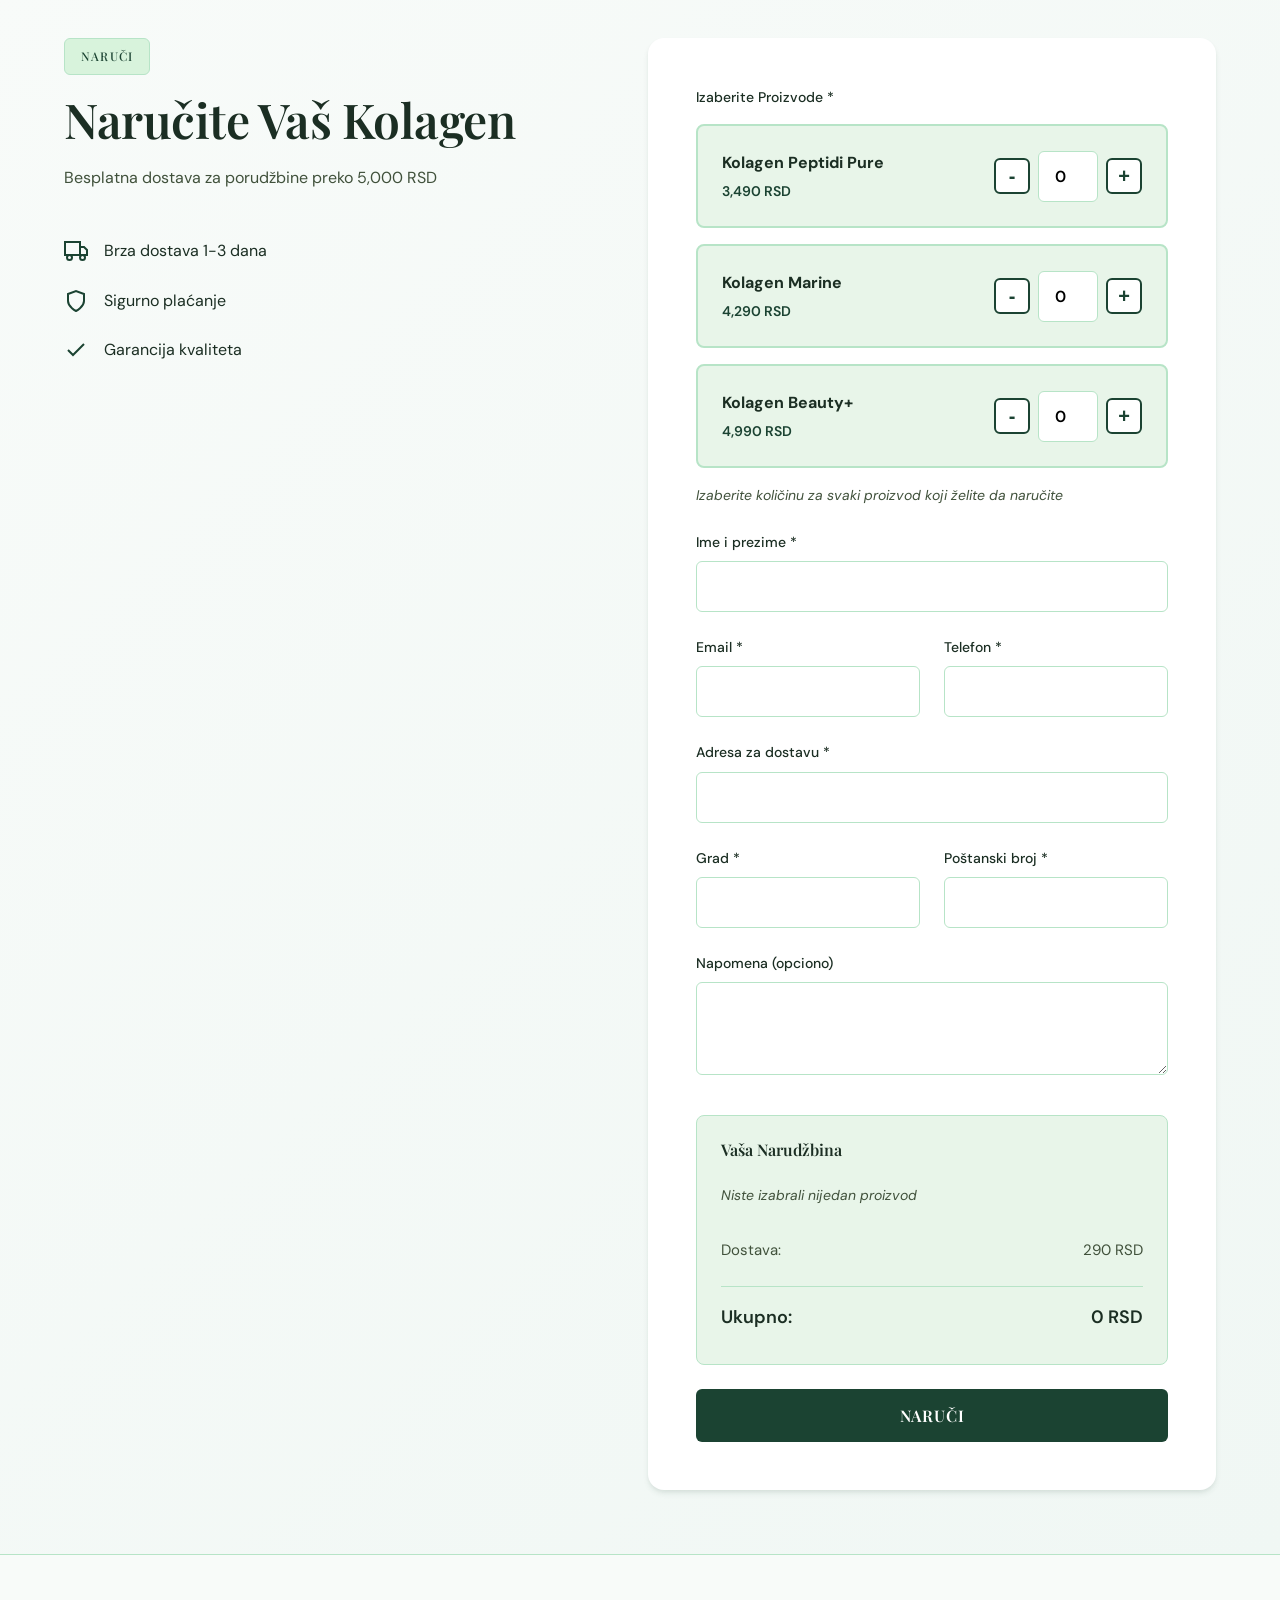
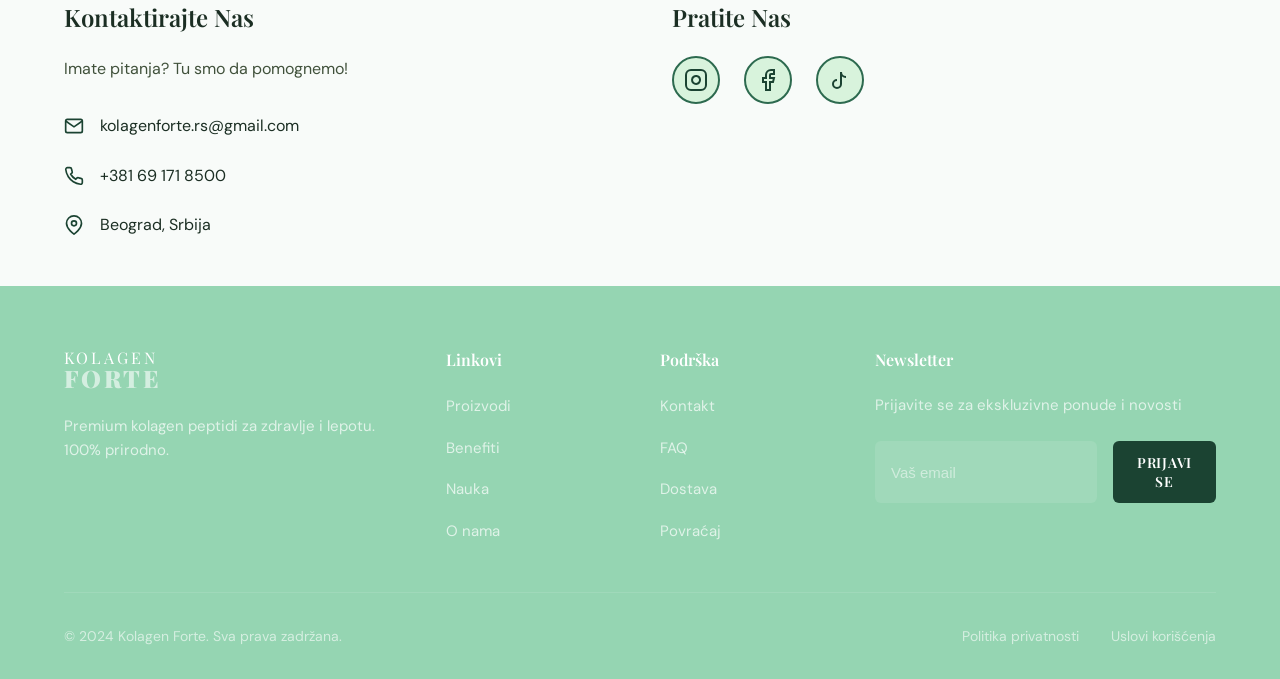
<file: preview-b.html>
<!DOCTYPE html>
<html lang="sr">
<head>
    <meta charset="UTF-8">
    <meta name="viewport" content="width=device-width, initial-scale=1.0">
    <title>Kolagen Forte | 100% Prirodni Kolagen</title>
    <meta name="description" content="Premium kolagen peptidi za zdravu kožu, kosu, nokte i zglobove. 100% prirodno, klinički dokazano.">
    <link rel="icon" type="image/x-icon" href="favicon.ico">
    <link rel="icon" type="image/png" href="favicon.png">
    
    <!-- Google tag (gtag.js) -->
    <script async src="https://www.googletagmanager.com/gtag/js?id=G-4GH9X6L91G"></script>
    <script>
      window.dataLayer = window.dataLayer || [];
      function gtag(){dataLayer.push(arguments);}
      gtag('js', new Date());
      gtag('config', 'G-4GH9X6L91G');
    </script>
    
    <link rel="preconnect" href="https://fonts.googleapis.com">
    <link rel="preconnect" href="https://fonts.gstatic.com" crossorigin>
    <link href="https://fonts.googleapis.com/css2?family=Roboto:wght@300;400;500;700;900&display=swap" rel="stylesheet">
    <link href="https://fonts.googleapis.com/css2?family=Playfair+Display:wght@400;600;700&family=DM+Sans:wght@300;400;500;600;700&display=swap" rel="stylesheet">
    <link rel="stylesheet" href="styles.css">
    <link rel="stylesheet" href="preview-b.css">
</head>
<body>
    <div class="preview-badge">Preview B: Fresh &amp; Premium</div>
    <!-- Navigation -->
    <header class="header">
        <nav class="nav container">
            <a href="#" class="logo">
                <span class="logo-text">KOLAGEN</span>
                <span class="logo-subtext">FORTE</span>
            </a>
            <ul class="nav-links">
                <li><a href="#products">Proizvodi</a></li>
                <li><a href="#benefits">Benefiti</a></li>
                <li><a href="#science">Nauka</a></li>
                <li><a href="#about">O nama</a></li>
                <li><a href="#contact">Kontakt</a></li>
            </ul>
            <div class="nav-actions">
                <a href="#order" class="btn btn-primary">Naruči</a>
                <button class="cart-btn" aria-label="Korpa">
                    <svg width="24" height="24" viewBox="0 0 24 24" fill="none" stroke="currentColor" stroke-width="2">
                        <circle cx="9" cy="21" r="1"></circle>
                        <circle cx="20" cy="21" r="1"></circle>
                        <path d="M1 1h4l2.68 13.39a2 2 0 0 0 2 1.61h9.72a2 2 0 0 0 2-1.61L23 6H6"></path>
                    </svg>
                    <span class="cart-count">0</span>
                </button>
                <button class="mobile-menu-btn" aria-label="Meni">
                    <span></span>
                    <span></span>
                    <span></span>
                </button>
            </div>
        </nav>
    </header>

    <!-- Mobile Menu -->
    <div class="mobile-menu">
        <ul class="mobile-nav-links">
            <li><a href="#products">Proizvodi</a></li>
            <li><a href="#benefits">Benefiti</a></li>
            <li><a href="#science">Nauka</a></li>
            <li><a href="#about">O nama</a></li>
            <li><a href="#contact">Kontakt</a></li>
            <li><a href="#order" class="btn btn-primary">Naruči</a></li>
        </ul>
    </div>

    <!-- Hero Section -->
    <section class="hero">
        <div class="hero-content container">
            <div class="hero-text">
                <span class="hero-badge">100% PRIRODNO</span>
                <h1>Premium Kolagen Peptidi</h1>
                <p class="hero-description">
                    Čisti hidrolizovani kolagen peptidi najvišeg kvaliteta za zdravu kožu,
                    kosu, nokte i zglobove. Klinički dokazana efikasnost.
                </p>
                <div class="hero-features">
                    <div class="hero-feature">
                        <svg width="20" height="20" viewBox="0 0 24 24" fill="none" stroke="currentColor" stroke-width="2">
                            <polyline points="20 6 9 17 4 12"></polyline>
                        </svg>
                        <span>Tip I i III kolagen</span>
                    </div>
                    <div class="hero-feature">
                        <svg width="20" height="20" viewBox="0 0 24 24" fill="none" stroke="currentColor" stroke-width="2">
                            <polyline points="20 6 9 17 4 12"></polyline>
                        </svg>
                        <span>10,000mg po porciji</span>
                    </div>
                    <div class="hero-feature">
                        <svg width="20" height="20" viewBox="0 0 24 24" fill="none" stroke="currentColor" stroke-width="2">
                            <polyline points="20 6 9 17 4 12"></polyline>
                        </svg>
                        <span>Bez aditiva</span>
                    </div>
                </div>
                <div class="hero-cta">
                    <a href="#order" class="btn btn-primary btn-large">Naruči Sada</a>
                    <a href="#benefits" class="btn btn-secondary btn-large">Saznaj Više</a>
                </div>
            </div>
            <div class="hero-image">
                <div class="product-showcase">
                    <div class="product-glow"></div>
                    <img src="kolagen-pure.png" alt="Kolagen Forte Pure" class="hero-product-image">
                </div>
            </div>
        </div>
        <div class="hero-wave">
            <svg viewBox="0 0 1440 120" preserveAspectRatio="none">
                <path d="M0,64L80,69.3C160,75,320,85,480,80C640,75,800,53,960,48C1120,43,1280,53,1360,58.7L1440,64L1440,120L1360,120C1280,120,1120,120,960,120C800,120,640,120,480,120C320,120,160,120,80,120L0,120Z" fill="#FAFAFA"></path>
            </svg>
        </div>
    </section>

    <!-- Products Section -->
    <section id="products" class="products">
        <div class="container">
            <div class="section-header">
                <span class="section-badge">NAŠI PROIZVODI</span>
                <h2>Premium Kolagen Formule</h2>
                <p>Izaberite formulu koja odgovara vašim potrebama</p>
            </div>
            <div class="products-grid">
                <!-- Product 1 -->
                <div class="product-card">
                    <div class="product-card-image">
                        <img src="kolagen-pure.png" alt="Kolagen Forte Pure" class="product-image">
                        <span class="product-tag">Bestseler</span>
                    </div>
                    <div class="product-card-content">
                        <h3>Kolagen Peptidi Pure</h3>
                        <p>Čisti hidrolizovani kolagen peptidi Tip I i III za kožu, kosu i nokte.</p>
                        <ul class="product-benefits">
                            <li>Poboljšava elastičnost kože</li>
                            <li>Jača kosu i nokte</li>
                            <li>Podržava zdravlje zglobova</li>
                        </ul>
                        <div class="product-footer">
                            <span class="product-price">3,490 <small>RSD</small></span>
                            <button class="btn btn-primary add-to-cart" data-product="pure" data-price="3490">Dodaj u korpu</button>
                        </div>
                    </div>
                </div>

                <!-- Product 2 -->
                <div class="product-card">
                    <div class="product-card-image">
                        <img src="kolagen-marine.png" alt="Kolagen Marine" class="product-image">
                        <span class="product-tag product-tag-new">Novo</span>
                    </div>
                    <div class="product-card-content">
                        <h3>Kolagen Marine</h3>
                        <p>Premium morski kolagen iz divlje ribe, bogat Tipom I kolagena.</p>
                        <ul class="product-benefits">
                            <li>Visoka bioraspoloživost</li>
                            <li>Anti-age formula</li>
                            <li>Održiv izvor</li>
                        </ul>
                        <div class="product-footer">
                            <span class="product-price">4,290 <small>RSD</small></span>
                            <button class="btn btn-primary add-to-cart" data-product="marine" data-price="4290">Dodaj u korpu</button>
                        </div>
                    </div>
                </div>

                <!-- Product 3 -->
                <div class="product-card">
                    <div class="product-card-image">
                        <img src="kolagen-beauty.png" alt="Kolagen Beauty+" class="product-image">
                    </div>
                    <div class="product-card-content">
                        <h3>Kolagen Beauty+</h3>
                        <p>Kolagen obogaćen vitaminom C, biotinom i hijaluronskom kiselinom.</p>
                        <ul class="product-benefits">
                            <li>Kompleksna beauty formula</li>
                            <li>Vitamin C za sintezu kolagena</li>
                            <li>Hijaluronska kiselina za hidrataciju</li>
                        </ul>
                        <div class="product-footer">
                            <span class="product-price">4,990 <small>RSD</small></span>
                            <button class="btn btn-primary add-to-cart" data-product="beauty" data-price="4990">Dodaj u korpu</button>
                        </div>
                    </div>
                </div>
            </div>
        </div>
    </section>

    <!-- Benefits Section -->
    <section id="benefits" class="benefits">
        <div class="container">
            <div class="section-header">
                <span class="section-badge">ZAŠTO KOLAGEN</span>
                <h2>Benefiti Kolagena</h2>
                <p>Otkrijte kako kolagen može transformisati vaše zdravlje</p>
            </div>
            <div class="benefits-grid">
                <div class="benefit-card">
                    <div class="benefit-icon">
                        <svg width="40" height="40" viewBox="0 0 24 24" fill="none" stroke="currentColor" stroke-width="1.5">
                            <circle cx="12" cy="8" r="5"></circle>
                            <path d="M3 21v-2a7 7 0 0 1 7-7h4a7 7 0 0 1 7 7v2"></path>
                        </svg>
                    </div>
                    <h3>Zdrava Koža</h3>
                    <p>Povećava elastičnost i hidrataciju kože, smanjuje bore i znakove starenja.</p>
                </div>
                <div class="benefit-card">
                    <div class="benefit-icon">
                        <svg width="40" height="40" viewBox="0 0 24 24" fill="none" stroke="currentColor" stroke-width="1.5">
                            <path d="M12 2L2 7l10 5 10-5-10-5z"></path>
                            <path d="M2 17l10 5 10-5"></path>
                            <path d="M2 12l10 5 10-5"></path>
                        </svg>
                    </div>
                    <h3>Jači Zglobovi</h3>
                    <p>Podržava zdravlje hrskavice i zglobova, smanjuje bolove i ukočenost.</p>
                </div>
                <div class="benefit-card">
                    <div class="benefit-icon">
                        <svg width="40" height="40" viewBox="0 0 24 24" fill="none" stroke="currentColor" stroke-width="1.5">
                            <path d="M22 12h-4l-3 9L9 3l-3 9H2"></path>
                        </svg>
                    </div>
                    <h3>Zdrave Kosti</h3>
                    <p>Održava gustinu kostiju i pomaže u prevenciji osteoporoze.</p>
                </div>
                <div class="benefit-card">
                    <div class="benefit-icon">
                        <svg width="40" height="40" viewBox="0 0 24 24" fill="none" stroke="currentColor" stroke-width="1.5">
                            <path d="M20.84 4.61a5.5 5.5 0 0 0-7.78 0L12 5.67l-1.06-1.06a5.5 5.5 0 0 0-7.78 7.78l1.06 1.06L12 21.23l7.78-7.78 1.06-1.06a5.5 5.5 0 0 0 0-7.78z"></path>
                        </svg>
                    </div>
                    <h3>Kosa i Nokti</h3>
                    <p>Jača kosu i nokte, smanjuje lomljenje i podstiče rast.</p>
                </div>
                <div class="benefit-card">
                    <div class="benefit-icon">
                        <svg width="40" height="40" viewBox="0 0 24 24" fill="none" stroke="currentColor" stroke-width="1.5">
                            <circle cx="12" cy="12" r="10"></circle>
                            <path d="M8 14s1.5 2 4 2 4-2 4-2"></path>
                            <line x1="9" y1="9" x2="9.01" y2="9"></line>
                            <line x1="15" y1="9" x2="15.01" y2="9"></line>
                        </svg>
                    </div>
                    <h3>Opšte Zdravlje</h3>
                    <p>Poboljšava zdravlje creva i podržava oporavak mišića nakon vežbanja.</p>
                </div>
                <div class="benefit-card">
                    <div class="benefit-icon">
                        <svg width="40" height="40" viewBox="0 0 24 24" fill="none" stroke="currentColor" stroke-width="1.5">
                            <polygon points="12 2 15.09 8.26 22 9.27 17 14.14 18.18 21.02 12 17.77 5.82 21.02 7 14.14 2 9.27 8.91 8.26 12 2"></polygon>
                        </svg>
                    </div>
                    <h3>Anti-Age</h3>
                    <p>Prirodna anti-age formula koja deluje iznutra za vidljive rezultate.</p>
                </div>
            </div>
        </div>
    </section>

    <!-- Process Section -->
    <section class="process">
        <div class="container">
            <div class="process-content">
                <div class="process-text">
                    <span class="section-badge">NAŠ PROCES</span>
                    <h2>Za Proizvodnju Kolagen Forte Suplementa</h2>
                    <p>
                        Koristimo samo najčistije sastojke, bez veštačkih aditiva, konzervansa ili
                        punila. Naš kolagen prolazi kroz rigorozne testove kvaliteta kako bismo
                        osigurali maksimalnu efikasnost i sigurnost.
                    </p>
                    <ul class="process-list">
                        <li>
                            <span class="process-number">01</span>
                            <div>
                                <strong>Premium Sirovine</strong>
                                <p>Kolagen dobijen iz pašnih goveda ili divlje ribe</p>
                            </div>
                        </li>
                        <li>
                            <span class="process-number">02</span>
                            <div>
                                <strong>Hidroliza</strong>
                                <p>Enzimski proces za optimalnu apsorpciju</p>
                            </div>
                        </li>
                        <li>
                            <span class="process-number">03</span>
                            <div>
                                <strong>Testiranje Kvaliteta</strong>
                                <p>Treća strana testira svaku seriju</p>
                            </div>
                        </li>
                        <li>
                            <span class="process-number">04</span>
                            <div>
                                <strong>Eko Pakovanje</strong>
                                <p>Staklene tegle i reciklirani materijali</p>
                            </div>
                        </li>
                    </ul>
                </div>
                <div class="process-image">
                    <div class="process-visual">
                        <div class="molecule">
                            <div class="atom atom-1"></div>
                            <div class="atom atom-2"></div>
                            <div class="atom atom-3"></div>
                            <div class="bond bond-1"></div>
                            <div class="bond bond-2"></div>
                        </div>
                    </div>
                </div>
            </div>
        </div>
    </section>

    <!-- Science Section -->
    <section id="science" class="science">
        <div class="container">
            <div class="section-header">
                <span class="section-badge">NAUKA</span>
                <h2>Klinički Dokazano</h2>
                <p>Naši proizvodi su podržani naučnim istraživanjima</p>
            </div>
            <div class="science-grid">
                <div class="science-card">
                    <div class="science-stat">93%</div>
                    <h3>Poboljšana Hidratacija Kože</h3>
                    <p>Ispitanici su prijavili značajno poboljšanje hidratacije kože nakon 8 nedelja korišćenja.</p>
                </div>
                <div class="science-card">
                    <div class="science-stat">76%</div>
                    <h3>Smanjenje Bora</h3>
                    <p>Vidljivo smanjenje finih linija i bora nakon 12 nedelja redovne upotrebe.</p>
                </div>
                <div class="science-card">
                    <div class="science-stat">84%</div>
                    <h3>Zdraviji Zglobovi</h3>
                    <p>Poboljšana pokretljivost i smanjena ukočenost zglobova kod ispitanika.</p>
                </div>
            </div>
        </div>
    </section>

    <!-- Testimonials Section -->
    <section class="testimonials">
        <div class="container">
            <div class="section-header">
                <span class="section-badge">ISKUSTVA</span>
                <h2>Šta Kažu Naši Kupci</h2>
                <p>Autentična iskustva naših zadovoljnih kupaca</p>
            </div>
            <div class="testimonials-slider">
                <div class="testimonials-track">
                <div class="testimonial-card">
                    <div class="testimonial-content">
                        <div class="stars">
                            <svg width="20" height="20" viewBox="0 0 24 24" fill="currentColor"><polygon points="12 2 15.09 8.26 22 9.27 17 14.14 18.18 21.02 12 17.77 5.82 21.02 7 14.14 2 9.27 8.91 8.26 12 2"></polygon></svg>
                            <svg width="20" height="20" viewBox="0 0 24 24" fill="currentColor"><polygon points="12 2 15.09 8.26 22 9.27 17 14.14 18.18 21.02 12 17.77 5.82 21.02 7 14.14 2 9.27 8.91 8.26 12 2"></polygon></svg>
                            <svg width="20" height="20" viewBox="0 0 24 24" fill="currentColor"><polygon points="12 2 15.09 8.26 22 9.27 17 14.14 18.18 21.02 12 17.77 5.82 21.02 7 14.14 2 9.27 8.91 8.26 12 2"></polygon></svg>
                            <svg width="20" height="20" viewBox="0 0 24 24" fill="currentColor"><polygon points="12 2 15.09 8.26 22 9.27 17 14.14 18.18 21.02 12 17.77 5.82 21.02 7 14.14 2 9.27 8.91 8.26 12 2"></polygon></svg>
                            <svg width="20" height="20" viewBox="0 0 24 24" fill="currentColor"><polygon points="12 2 15.09 8.26 22 9.27 17 14.14 18.18 21.02 12 17.77 5.82 21.02 7 14.14 2 9.27 8.91 8.26 12 2"></polygon></svg>
                        </div>
                        <p>"Koristim Kolagen Forte već 3 meseca i koža mi nikad nije bila bolja! Bore su manje vidljive, a koža je hidrirana i sjajna."</p>
                    </div>
                    <div class="testimonial-author">
                        <div class="author-avatar">MJ</div>
                        <div>
                            <strong>Marija J.</strong>
                            <span>Beograd</span>
                        </div>
                    </div>
                </div>
                <div class="testimonial-card">
                    <div class="testimonial-content">
                        <div class="stars">
                            <svg width="20" height="20" viewBox="0 0 24 24" fill="currentColor"><polygon points="12 2 15.09 8.26 22 9.27 17 14.14 18.18 21.02 12 17.77 5.82 21.02 7 14.14 2 9.27 8.91 8.26 12 2"></polygon></svg>
                            <svg width="20" height="20" viewBox="0 0 24 24" fill="currentColor"><polygon points="12 2 15.09 8.26 22 9.27 17 14.14 18.18 21.02 12 17.77 5.82 21.02 7 14.14 2 9.27 8.91 8.26 12 2"></polygon></svg>
                            <svg width="20" height="20" viewBox="0 0 24 24" fill="currentColor"><polygon points="12 2 15.09 8.26 22 9.27 17 14.14 18.18 21.02 12 17.77 5.82 21.02 7 14.14 2 9.27 8.91 8.26 12 2"></polygon></svg>
                            <svg width="20" height="20" viewBox="0 0 24 24" fill="currentColor"><polygon points="12 2 15.09 8.26 22 9.27 17 14.14 18.18 21.02 12 17.77 5.82 21.02 7 14.14 2 9.27 8.91 8.26 12 2"></polygon></svg>
                            <svg width="20" height="20" viewBox="0 0 24 24" fill="currentColor"><polygon points="12 2 15.09 8.26 22 9.27 17 14.14 18.18 21.02 12 17.77 5.82 21.02 7 14.14 2 9.27 8.91 8.26 12 2"></polygon></svg>
                        </div>
                        <p>"Kao sportista, zglobovi su mi bili problem godinama. Od kada uzimam kolagen, bolovi su skoro potpuno nestali!"</p>
                    </div>
                    <div class="testimonial-author">
                        <div class="author-avatar">NP</div>
                        <div>
                            <strong>Nikola P.</strong>
                            <span>Novi Sad</span>
                        </div>
                    </div>
                </div>
                <div class="testimonial-card">
                    <div class="testimonial-content">
                        <div class="stars">
                            <svg width="20" height="20" viewBox="0 0 24 24" fill="currentColor"><polygon points="12 2 15.09 8.26 22 9.27 17 14.14 18.18 21.02 12 17.77 5.82 21.02 7 14.14 2 9.27 8.91 8.26 12 2"></polygon></svg>
                            <svg width="20" height="20" viewBox="0 0 24 24" fill="currentColor"><polygon points="12 2 15.09 8.26 22 9.27 17 14.14 18.18 21.02 12 17.77 5.82 21.02 7 14.14 2 9.27 8.91 8.26 12 2"></polygon></svg>
                            <svg width="20" height="20" viewBox="0 0 24 24" fill="currentColor"><polygon points="12 2 15.09 8.26 22 9.27 17 14.14 18.18 21.02 12 17.77 5.82 21.02 7 14.14 2 9.27 8.91 8.26 12 2"></polygon></svg>
                            <svg width="20" height="20" viewBox="0 0 24 24" fill="currentColor"><polygon points="12 2 15.09 8.26 22 9.27 17 14.14 18.18 21.02 12 17.77 5.82 21.02 7 14.14 2 9.27 8.91 8.26 12 2"></polygon></svg>
                            <svg width="20" height="20" viewBox="0 0 24 24" fill="currentColor"><polygon points="12 2 15.09 8.26 22 9.27 17 14.14 18.18 21.02 12 17.77 5.82 21.02 7 14.14 2 9.27 8.91 8.26 12 2"></polygon></svg>
                        </div>
                        <p>"Nokti su mi bili krti i lomljivi, a kosa tanka. Posle 2 meseca kolagena, razlika je neverovatna!"</p>
                    </div>
                    <div class="testimonial-author">
                        <div class="author-avatar">AS</div>
                        <div>
                            <strong>Ana S.</strong>
                            <span>Niš</span>
                        </div>
                    </div>
                </div>
                <div class="testimonial-card">
                    <div class="testimonial-content">
                        <div class="stars">
                            <svg width="20" height="20" viewBox="0 0 24 24" fill="currentColor"><polygon points="12 2 15.09 8.26 22 9.27 17 14.14 18.18 21.02 12 17.77 5.82 21.02 7 14.14 2 9.27 8.91 8.26 12 2"></polygon></svg>
                            <svg width="20" height="20" viewBox="0 0 24 24" fill="currentColor"><polygon points="12 2 15.09 8.26 22 9.27 17 14.14 18.18 21.02 12 17.77 5.82 21.02 7 14.14 2 9.27 8.91 8.26 12 2"></polygon></svg>
                            <svg width="20" height="20" viewBox="0 0 24 24" fill="currentColor"><polygon points="12 2 15.09 8.26 22 9.27 17 14.14 18.18 21.02 12 17.77 5.82 21.02 7 14.14 2 9.27 8.91 8.26 12 2"></polygon></svg>
                            <svg width="20" height="20" viewBox="0 0 24 24" fill="currentColor"><polygon points="12 2 15.09 8.26 22 9.27 17 14.14 18.18 21.02 12 17.77 5.82 21.02 7 14.14 2 9.27 8.91 8.26 12 2"></polygon></svg>
                            <svg width="20" height="20" viewBox="0 0 24 24" fill="currentColor"><polygon points="12 2 15.09 8.26 22 9.27 17 14.14 18.18 21.02 12 17.77 5.82 21.02 7 14.14 2 9.27 8.91 8.26 12 2"></polygon></svg>
                        </div>
                        <p>"Imam 52 godine i prijateljice me stalno pitaju koja je moja tajna. Kolagen Forte već godinu dana - to je odgovor!"</p>
                    </div>
                    <div class="testimonial-author">
                        <div class="author-avatar">JM</div>
                        <div>
                            <strong>Jelena M.</strong>
                            <span>Kragujevac</span>
                        </div>
                    </div>
                </div>
                <div class="testimonial-card">
                    <div class="testimonial-content">
                        <div class="stars">
                            <svg width="20" height="20" viewBox="0 0 24 24" fill="currentColor"><polygon points="12 2 15.09 8.26 22 9.27 17 14.14 18.18 21.02 12 17.77 5.82 21.02 7 14.14 2 9.27 8.91 8.26 12 2"></polygon></svg>
                            <svg width="20" height="20" viewBox="0 0 24 24" fill="currentColor"><polygon points="12 2 15.09 8.26 22 9.27 17 14.14 18.18 21.02 12 17.77 5.82 21.02 7 14.14 2 9.27 8.91 8.26 12 2"></polygon></svg>
                            <svg width="20" height="20" viewBox="0 0 24 24" fill="currentColor"><polygon points="12 2 15.09 8.26 22 9.27 17 14.14 18.18 21.02 12 17.77 5.82 21.02 7 14.14 2 9.27 8.91 8.26 12 2"></polygon></svg>
                            <svg width="20" height="20" viewBox="0 0 24 24" fill="currentColor"><polygon points="12 2 15.09 8.26 22 9.27 17 14.14 18.18 21.02 12 17.77 5.82 21.02 7 14.14 2 9.27 8.91 8.26 12 2"></polygon></svg>
                            <svg width="20" height="20" viewBox="0 0 24 24" fill="currentColor"><polygon points="12 2 15.09 8.26 22 9.27 17 14.14 18.18 21.02 12 17.77 5.82 21.02 7 14.14 2 9.27 8.91 8.26 12 2"></polygon></svg>
                        </div>
                        <p>"Probao sam razne suplemente, ali tek sa Kolagen Forte sam video prave rezultate. Zglobovi su mi sada kao pre 10 godina."</p>
                    </div>
                    <div class="testimonial-author">
                        <div class="author-avatar">DT</div>
                        <div>
                            <strong>Dragan T.</strong>
                            <span>Subotica</span>
                        </div>
                    </div>
                </div>
                <div class="testimonial-card">
                    <div class="testimonial-content">
                        <div class="stars">
                            <svg width="20" height="20" viewBox="0 0 24 24" fill="currentColor"><polygon points="12 2 15.09 8.26 22 9.27 17 14.14 18.18 21.02 12 17.77 5.82 21.02 7 14.14 2 9.27 8.91 8.26 12 2"></polygon></svg>
                            <svg width="20" height="20" viewBox="0 0 24 24" fill="currentColor"><polygon points="12 2 15.09 8.26 22 9.27 17 14.14 18.18 21.02 12 17.77 5.82 21.02 7 14.14 2 9.27 8.91 8.26 12 2"></polygon></svg>
                            <svg width="20" height="20" viewBox="0 0 24 24" fill="currentColor"><polygon points="12 2 15.09 8.26 22 9.27 17 14.14 18.18 21.02 12 17.77 5.82 21.02 7 14.14 2 9.27 8.91 8.26 12 2"></polygon></svg>
                            <svg width="20" height="20" viewBox="0 0 24 24" fill="currentColor"><polygon points="12 2 15.09 8.26 22 9.27 17 14.14 18.18 21.02 12 17.77 5.82 21.02 7 14.14 2 9.27 8.91 8.26 12 2"></polygon></svg>
                            <svg width="20" height="20" viewBox="0 0 24 24" fill="currentColor"><polygon points="12 2 15.09 8.26 22 9.27 17 14.14 18.18 21.02 12 17.77 5.82 21.02 7 14.14 2 9.27 8.91 8.26 12 2"></polygon></svg>
                        </div>
                        <p>"Posle trudnoće sam imala problema sa kosom koja je mnogo opadala. Kolagen mi je vratio gustu i zdravu kosu!"</p>
                    </div>
                    <div class="testimonial-author">
                        <div class="author-avatar">IM</div>
                        <div>
                            <strong>Ivana M.</strong>
                            <span>Novi Pazar</span>
                        </div>
                    </div>
                </div>
                <div class="testimonial-card">
                    <div class="testimonial-content">
                        <div class="stars">
                            <svg width="20" height="20" viewBox="0 0 24 24" fill="currentColor"><polygon points="12 2 15.09 8.26 22 9.27 17 14.14 18.18 21.02 12 17.77 5.82 21.02 7 14.14 2 9.27 8.91 8.26 12 2"></polygon></svg>
                            <svg width="20" height="20" viewBox="0 0 24 24" fill="currentColor"><polygon points="12 2 15.09 8.26 22 9.27 17 14.14 18.18 21.02 12 17.77 5.82 21.02 7 14.14 2 9.27 8.91 8.26 12 2"></polygon></svg>
                            <svg width="20" height="20" viewBox="0 0 24 24" fill="currentColor"><polygon points="12 2 15.09 8.26 22 9.27 17 14.14 18.18 21.02 12 17.77 5.82 21.02 7 14.14 2 9.27 8.91 8.26 12 2"></polygon></svg>
                            <svg width="20" height="20" viewBox="0 0 24 24" fill="currentColor"><polygon points="12 2 15.09 8.26 22 9.27 17 14.14 18.18 21.02 12 17.77 5.82 21.02 7 14.14 2 9.27 8.91 8.26 12 2"></polygon></svg>
                            <svg width="20" height="20" viewBox="0 0 24 24" fill="currentColor"><polygon points="12 2 15.09 8.26 22 9.27 17 14.14 18.18 21.02 12 17.77 5.82 21.02 7 14.14 2 9.27 8.91 8.26 12 2"></polygon></svg>
                        </div>
                        <p>"Radio sam fizički posao 30 godina i kolena su me ubijala. Sad svako jutro pijem kolagen i hodam bez problema!"</p>
                    </div>
                    <div class="testimonial-author">
                        <div class="author-avatar">ZP</div>
                        <div>
                            <strong>Zoran P.</strong>
                            <span>Čačak</span>
                        </div>
                    </div>
                </div>
                </div>
            </div>
            <div class="testimonial-dots">
                <button class="dot active" data-slide="0"></button>
                <button class="dot" data-slide="1"></button>
                <button class="dot" data-slide="2"></button>
            </div>
        </div>
    </section>

    <!-- About Section -->
    <section id="about" class="about">
        <div class="container">
            <div class="about-content">
                <div class="about-image">
                    <div class="about-visual">
                        <div class="leaf leaf-1"></div>
                        <div class="leaf leaf-2"></div>
                        <div class="about-circle"></div>
                    </div>
                </div>
                <div class="about-text">
                    <span class="section-badge">O NAMA</span>
                    <h2>Kolagen Forte</h2>
                    <p class="about-tagline">Srž. Suština. Čistoća.</p>
                    <p>
                        Kolagen Forte je osnovan sa jednostavnom misijom - pružiti ljudima
                        najkvalitetnije, najčistije suplemente kolagena na tržištu. Verujemo
                        da priroda ima sve što nam je potrebno za zdravlje i lepotu.
                    </p>
                    <p>
                        Naši proizvodi su 100% prirodni, bez GMO, bez glutena i proizvedeni
                        u skladu sa najvišim standardima kvaliteta. Svaka serija je testirana
                        od strane nezavisnih laboratorija.
                    </p>
                    <div class="about-badges">
                        <div class="about-badge">
                            <span class="badge-icon">100%</span>
                            <span>Prirodno</span>
                        </div>
                        <div class="about-badge">
                            <span class="badge-icon">0</span>
                            <span>Aditiva</span>
                        </div>
                        <div class="about-badge">
                            <span class="badge-icon">GMP</span>
                            <span>Sertifikat</span>
                        </div>
                    </div>
                </div>
            </div>
        </div>
    </section>

    <!-- Sustainability Section -->
    <section class="sustainability">
        <div class="container">
            <div class="section-header">
                <span class="section-badge">ODRŽIVOST</span>
                <h2>Briga za Planetu</h2>
                <p>Posvećeni smo održivoj proizvodnji i eko-prijateljskom pakovanju</p>
            </div>
            <div class="sustainability-grid">
                <div class="eco-card">
                    <div class="eco-icon">
                        <svg width="48" height="48" viewBox="0 0 24 24" fill="none" stroke="currentColor" stroke-width="1.5">
                            <path d="M12 22s8-4 8-10V5l-8-3-8 3v7c0 6 8 10 8 10z"></path>
                            <path d="M9 12l2 2 4-4"></path>
                        </svg>
                    </div>
                    <h3>Bez Plastike</h3>
                    <p>Naše pakovanje je 100% bez plastike - koristimo samo prirodne i reciklabilne materijale.</p>
                </div>
                <div class="eco-card">
                    <div class="eco-icon">
                        <svg width="48" height="48" viewBox="0 0 24 24" fill="none" stroke="currentColor" stroke-width="1.5">
                            <path d="M21 16V8a2 2 0 0 0-1-1.73l-7-4a2 2 0 0 0-2 0l-7 4A2 2 0 0 0 3 8v8a2 2 0 0 0 1 1.73l7 4a2 2 0 0 0 2 0l7-4A2 2 0 0 0 21 16z"></path>
                            <polyline points="3.27 6.96 12 12.01 20.73 6.96"></polyline>
                            <line x1="12" y1="22.08" x2="12" y2="12"></line>
                        </svg>
                    </div>
                    <h3>Kompaktan Dizajn</h3>
                    <p>Kesice i kutije zauzimaju manje prostora, što smanjuje CO2 emisije pri transportu.</p>
                </div>
                <div class="eco-card">
                    <div class="eco-icon">
                        <svg width="48" height="48" viewBox="0 0 24 24" fill="none" stroke="currentColor" stroke-width="1.5">
                            <path d="M21 16V8a2 2 0 0 0-1-1.73l-7-4a2 2 0 0 0-2 0l-7 4A2 2 0 0 0 3 8v8a2 2 0 0 0 1 1.73l7 4a2 2 0 0 0 2 0l7-4A2 2 0 0 0 21 16z"></path>
                        </svg>
                    </div>
                    <h3>Papirno Pakovanje</h3>
                    <p>Kutije i kese od recikliranog papira sa soja-based bojama za štampu.</p>
                </div>
            </div>
        </div>
    </section>

    <!-- Order Section -->
    <section id="order" class="order">
        <div class="container">
            <div class="order-content">
                <div class="order-info">
                    <span class="section-badge">NARUČI</span>
                    <h2>Naručite Vaš Kolagen</h2>
                    <p>Besplatna dostava za porudžbine preko 5,000 RSD</p>
                    <div class="order-features">
                        <div class="order-feature">
                            <svg width="24" height="24" viewBox="0 0 24 24" fill="none" stroke="currentColor" stroke-width="2">
                                <rect x="1" y="3" width="15" height="13"></rect>
                                <polygon points="16 8 20 8 23 11 23 16 16 16 16 8"></polygon>
                                <circle cx="5.5" cy="18.5" r="2.5"></circle>
                                <circle cx="18.5" cy="18.5" r="2.5"></circle>
                            </svg>
                            <span>Brza dostava 1-3 dana</span>
                        </div>
                        <div class="order-feature">
                            <svg width="24" height="24" viewBox="0 0 24 24" fill="none" stroke="currentColor" stroke-width="2">
                                <path d="M12 22s8-4 8-10V5l-8-3-8 3v7c0 6 8 10 8 10z"></path>
                            </svg>
                            <span>Sigurno plaćanje</span>
                        </div>
                        <div class="order-feature">
                            <svg width="24" height="24" viewBox="0 0 24 24" fill="none" stroke="currentColor" stroke-width="2">
                                <polyline points="20 6 9 17 4 12"></polyline>
                            </svg>
                            <span>Garancija kvaliteta</span>
                        </div>
                    </div>
                </div>
                <div class="order-form-wrapper">
                    <form class="order-form" id="orderForm" action="https://formsubmit.co/tantuzi@gmail.com" method="POST">
                        <!-- FormSubmit konfiguracija -->
                        <input type="hidden" name="_cc" value="Lukap1998@gmail.com">
                        <input type="hidden" name="_subject" value="Nova narudžbina - Kolagen Forte">
                        <input type="hidden" name="_captcha" value="false">
                        <input type="hidden" name="_template" value="table">
                        <input type="hidden" name="_next" value="https://ulazimo.github.io/kolagen/?success=true">
                        <input type="hidden" id="orderItemsField" name="Proizvodi" value="">

                        <div class="form-group">
                            <label>Izaberite Proizvode *</label>
                            <div class="product-selector">
                                <div class="product-select-item">
                                    <div class="product-select-info">
                                        <strong>Kolagen Peptidi Pure</strong>
                                        <span class="product-select-price">3,490 RSD</span>
                                    </div>
                                    <div class="product-select-controls">
                                        <button type="button" class="qty-btn qty-minus" data-product="pure">-</button>
                                        <input type="number" class="qty-input" id="qty-pure" min="0" max="99" value="0" readonly>
                                        <button type="button" class="qty-btn qty-plus" data-product="pure">+</button>
                                    </div>
                                </div>
                                <div class="product-select-item">
                                    <div class="product-select-info">
                                        <strong>Kolagen Marine</strong>
                                        <span class="product-select-price">4,290 RSD</span>
                                    </div>
                                    <div class="product-select-controls">
                                        <button type="button" class="qty-btn qty-minus" data-product="marine">-</button>
                                        <input type="number" class="qty-input" id="qty-marine" min="0" max="99" value="0" readonly>
                                        <button type="button" class="qty-btn qty-plus" data-product="marine">+</button>
                                    </div>
                                </div>
                                <div class="product-select-item">
                                    <div class="product-select-info">
                                        <strong>Kolagen Beauty+</strong>
                                        <span class="product-select-price">4,990 RSD</span>
                                    </div>
                                    <div class="product-select-controls">
                                        <button type="button" class="qty-btn qty-minus" data-product="beauty">-</button>
                                        <input type="number" class="qty-input" id="qty-beauty" min="0" max="99" value="0" readonly>
                                        <button type="button" class="qty-btn qty-plus" data-product="beauty">+</button>
                                    </div>
                                </div>
                            </div>
                            <p class="form-hint">Izaberite količinu za svaki proizvod koji želite da naručite</p>
                        </div>

                        <div class="form-group">
                            <label for="name">Ime i prezime *</label>
                            <input type="text" id="name" name="name" required>
                        </div>
                        <div class="form-row">
                            <div class="form-group">
                                <label for="email">Email *</label>
                                <input type="email" id="email" name="email" required>
                            </div>
                            <div class="form-group">
                                <label for="phone">Telefon *</label>
                                <input type="tel" id="phone" name="phone" required>
                            </div>
                        </div>
                        <div class="form-group">
                            <label for="address">Adresa za dostavu *</label>
                            <input type="text" id="address" name="address" required>
                        </div>
                        <div class="form-row">
                            <div class="form-group">
                                <label for="city">Grad *</label>
                                <input type="text" id="city" name="city" required>
                            </div>
                            <div class="form-group">
                                <label for="zip">Poštanski broj *</label>
                                <input type="text" id="zip" name="zip" required>
                            </div>
                        </div>
                        <div class="form-group">
                            <label for="notes">Napomena (opciono)</label>
                            <textarea id="notes" name="notes" rows="3"></textarea>
                        </div>
                        <div class="order-summary" id="orderSummary">
                            <h4>Vaša Narudžbina</h4>
                            <div id="selectedProducts" class="selected-products">
                                <p class="no-products">Niste izabrali nijedan proizvod</p>
                            </div>
                            <div class="summary-row">
                                <span>Dostava:</span>
                                <span id="summaryShipping">290 RSD</span>
                            </div>
                            <div class="summary-row summary-total">
                                <span>Ukupno:</span>
                                <span id="summaryTotal">0 RSD</span>
                            </div>
                        </div>
                        <button type="submit" class="btn btn-primary btn-large btn-full" id="submitOrderBtn">Naruči</button>
                    </form>
                </div>
            </div>
        </div>
    </section>

    <!-- Contact Section -->
    <section id="contact" class="contact">
        <div class="container">
            <div class="contact-grid">
                <div class="contact-info">
                    <h3>Kontaktirajte Nas</h3>
                    <p>Imate pitanja? Tu smo da pomognemo!</p>
                    <div class="contact-details">
                        <div class="contact-item">
                            <svg width="20" height="20" viewBox="0 0 24 24" fill="none" stroke="currentColor" stroke-width="2">
                                <path d="M4 4h16c1.1 0 2 .9 2 2v12c0 1.1-.9 2-2 2H4c-1.1 0-2-.9-2-2V6c0-1.1.9-2 2-2z"></path>
                                <polyline points="22,6 12,13 2,6"></polyline>
                            </svg>
                            <span>kolagenforte.rs@gmail.com</span>
                        </div>
                        <div class="contact-item">
                            <svg width="20" height="20" viewBox="0 0 24 24" fill="none" stroke="currentColor" stroke-width="2">
                                <path d="M22 16.92v3a2 2 0 0 1-2.18 2 19.79 19.79 0 0 1-8.63-3.07 19.5 19.5 0 0 1-6-6 19.79 19.79 0 0 1-3.07-8.67A2 2 0 0 1 4.11 2h3a2 2 0 0 1 2 1.72 12.84 12.84 0 0 0 .7 2.81 2 2 0 0 1-.45 2.11L8.09 9.91a16 16 0 0 0 6 6l1.27-1.27a2 2 0 0 1 2.11-.45 12.84 12.84 0 0 0 2.81.7A2 2 0 0 1 22 16.92z"></path>
                            </svg>
                            <span>+381 69 171 8500</span>
                        </div>
                        <div class="contact-item">
                            <svg width="20" height="20" viewBox="0 0 24 24" fill="none" stroke="currentColor" stroke-width="2">
                                <path d="M21 10c0 7-9 13-9 13s-9-6-9-13a9 9 0 0 1 18 0z"></path>
                                <circle cx="12" cy="10" r="3"></circle>
                            </svg>
                            <span>Beograd, Srbija</span>
                        </div>
                    </div>
                </div>
                <div class="contact-social">
                    <h3>Pratite Nas</h3>
                    <div class="social-links">
                        <a href="#" class="social-link" aria-label="Instagram">
                            <svg width="24" height="24" viewBox="0 0 24 24" fill="none" stroke="currentColor" stroke-width="2">
                                <rect x="2" y="2" width="20" height="20" rx="5" ry="5"></rect>
                                <path d="M16 11.37A4 4 0 1 1 12.63 8 4 4 0 0 1 16 11.37z"></path>
                                <line x1="17.5" y1="6.5" x2="17.51" y2="6.5"></line>
                            </svg>
                        </a>
                        <a href="#" class="social-link" aria-label="Facebook">
                            <svg width="24" height="24" viewBox="0 0 24 24" fill="none" stroke="currentColor" stroke-width="2">
                                <path d="M18 2h-3a5 5 0 0 0-5 5v3H7v4h3v8h4v-8h3l1-4h-4V7a1 1 0 0 1 1-1h3z"></path>
                            </svg>
                        </a>
                        <a href="#" class="social-link" aria-label="TikTok">
                            <svg width="24" height="24" viewBox="0 0 24 24" fill="none" stroke="currentColor" stroke-width="2">
                                <path d="M9 12a4 4 0 1 0 4 4V4a5 5 0 0 0 5 5"></path>
                            </svg>
                        </a>
                    </div>
                </div>
            </div>
        </div>
    </section>

    <!-- Footer -->
    <footer class="footer">
        <div class="container">
            <div class="footer-content">
                <div class="footer-brand">
                    <a href="#" class="logo">
                        <span class="logo-text">KOLAGEN</span>
                        <span class="logo-subtext">FORTE</span>
                    </a>
                    <p>Premium kolagen peptidi za zdravlje i lepotu. 100% prirodno.</p>
                </div>
                <div class="footer-links">
                    <h4>Linkovi</h4>
                    <ul>
                        <li><a href="#products">Proizvodi</a></li>
                        <li><a href="#benefits">Benefiti</a></li>
                        <li><a href="#science">Nauka</a></li>
                        <li><a href="#about">O nama</a></li>
                    </ul>
                </div>
                <div class="footer-links">
                    <h4>Podrška</h4>
                    <ul>
                        <li><a href="#contact">Kontakt</a></li>
                        <li><a href="#">FAQ</a></li>
                        <li><a href="#">Dostava</a></li>
                        <li><a href="#">Povraćaj</a></li>
                    </ul>
                </div>
                <div class="footer-newsletter">
                    <h4>Newsletter</h4>
                    <p>Prijavite se za ekskluzivne ponude i novosti</p>
                    <form class="newsletter-form" action="https://formsubmit.co/tantuzi@gmail.com" method="POST">
                        <input type="hidden" name="_cc" value="Lukap1998@gmail.com">
                        <input type="hidden" name="_subject" value="Kolagen Forte - Nova newsletter prijava">
                        <input type="hidden" name="_captcha" value="false">
                        <input type="hidden" name="_next" value="https://kolagenforte.rs">
                        <input type="email" name="email" placeholder="Vaš email" required>
                        <button type="submit" class="btn btn-primary">Prijavi se</button>
                    </form>
                </div>
            </div>
            <div class="footer-bottom">
                <p>&copy; 2024 Kolagen Forte. Sva prava zadržana.</p>
                <div class="footer-legal">
                    <a href="#">Politika privatnosti</a>
                    <a href="#">Uslovi korišćenja</a>
                </div>
            </div>
        </div>
    </footer>

    <!-- Cart Sidebar -->
    <div class="cart-sidebar" id="cartSidebar">
        <div class="cart-header">
            <h3>Vaša Korpa</h3>
            <button class="cart-close" id="cartClose">&times;</button>
        </div>
        <div class="cart-items" id="cartItems">
            <p class="cart-empty">Vaša korpa je prazna</p>
        </div>
        <div class="cart-footer">
            <div class="cart-total">
                <span>Ukupno:</span>
                <span id="cartTotal">0 RSD</span>
            </div>
            <a href="#order" class="btn btn-primary btn-full" id="checkoutBtn">Nastavi ka plaćanju</a>
        </div>
    </div>
    <div class="cart-overlay" id="cartOverlay"></div>

    <script src="script.js"></script>
</body>
</html>
</file>
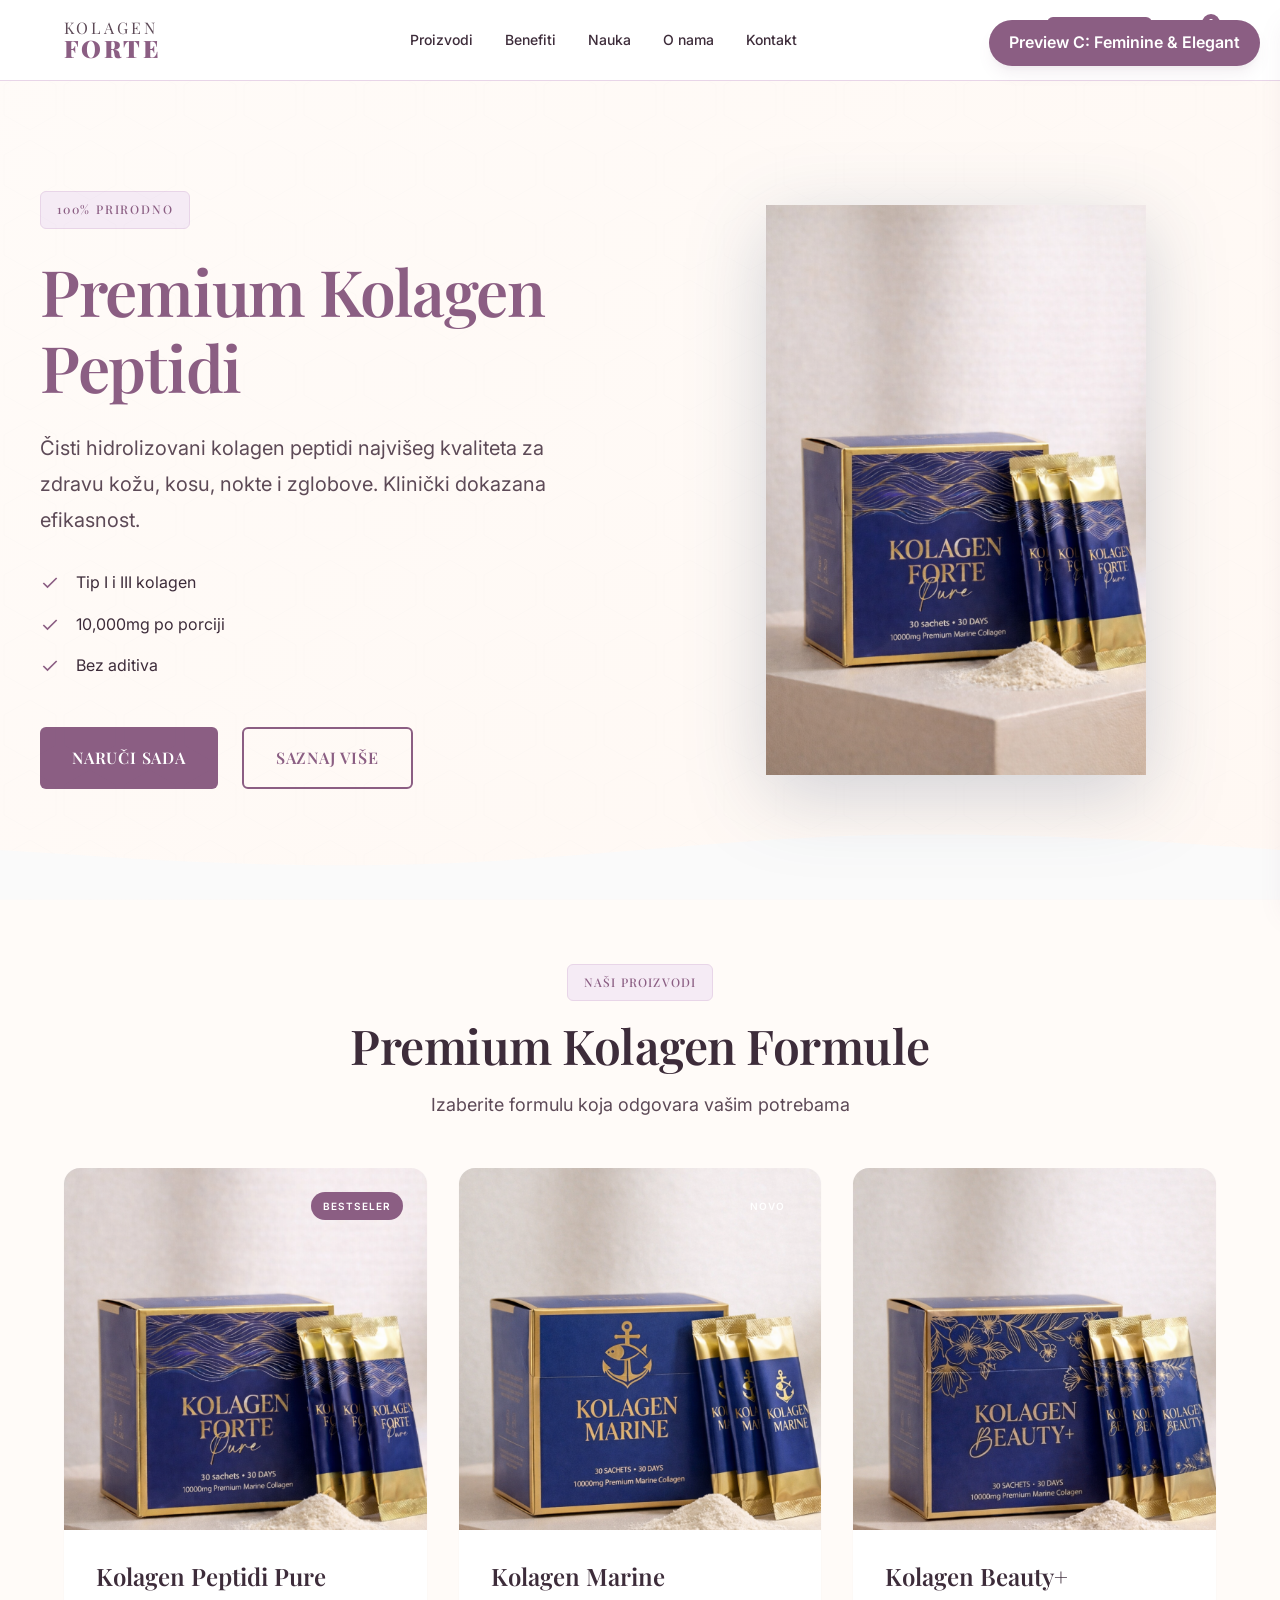
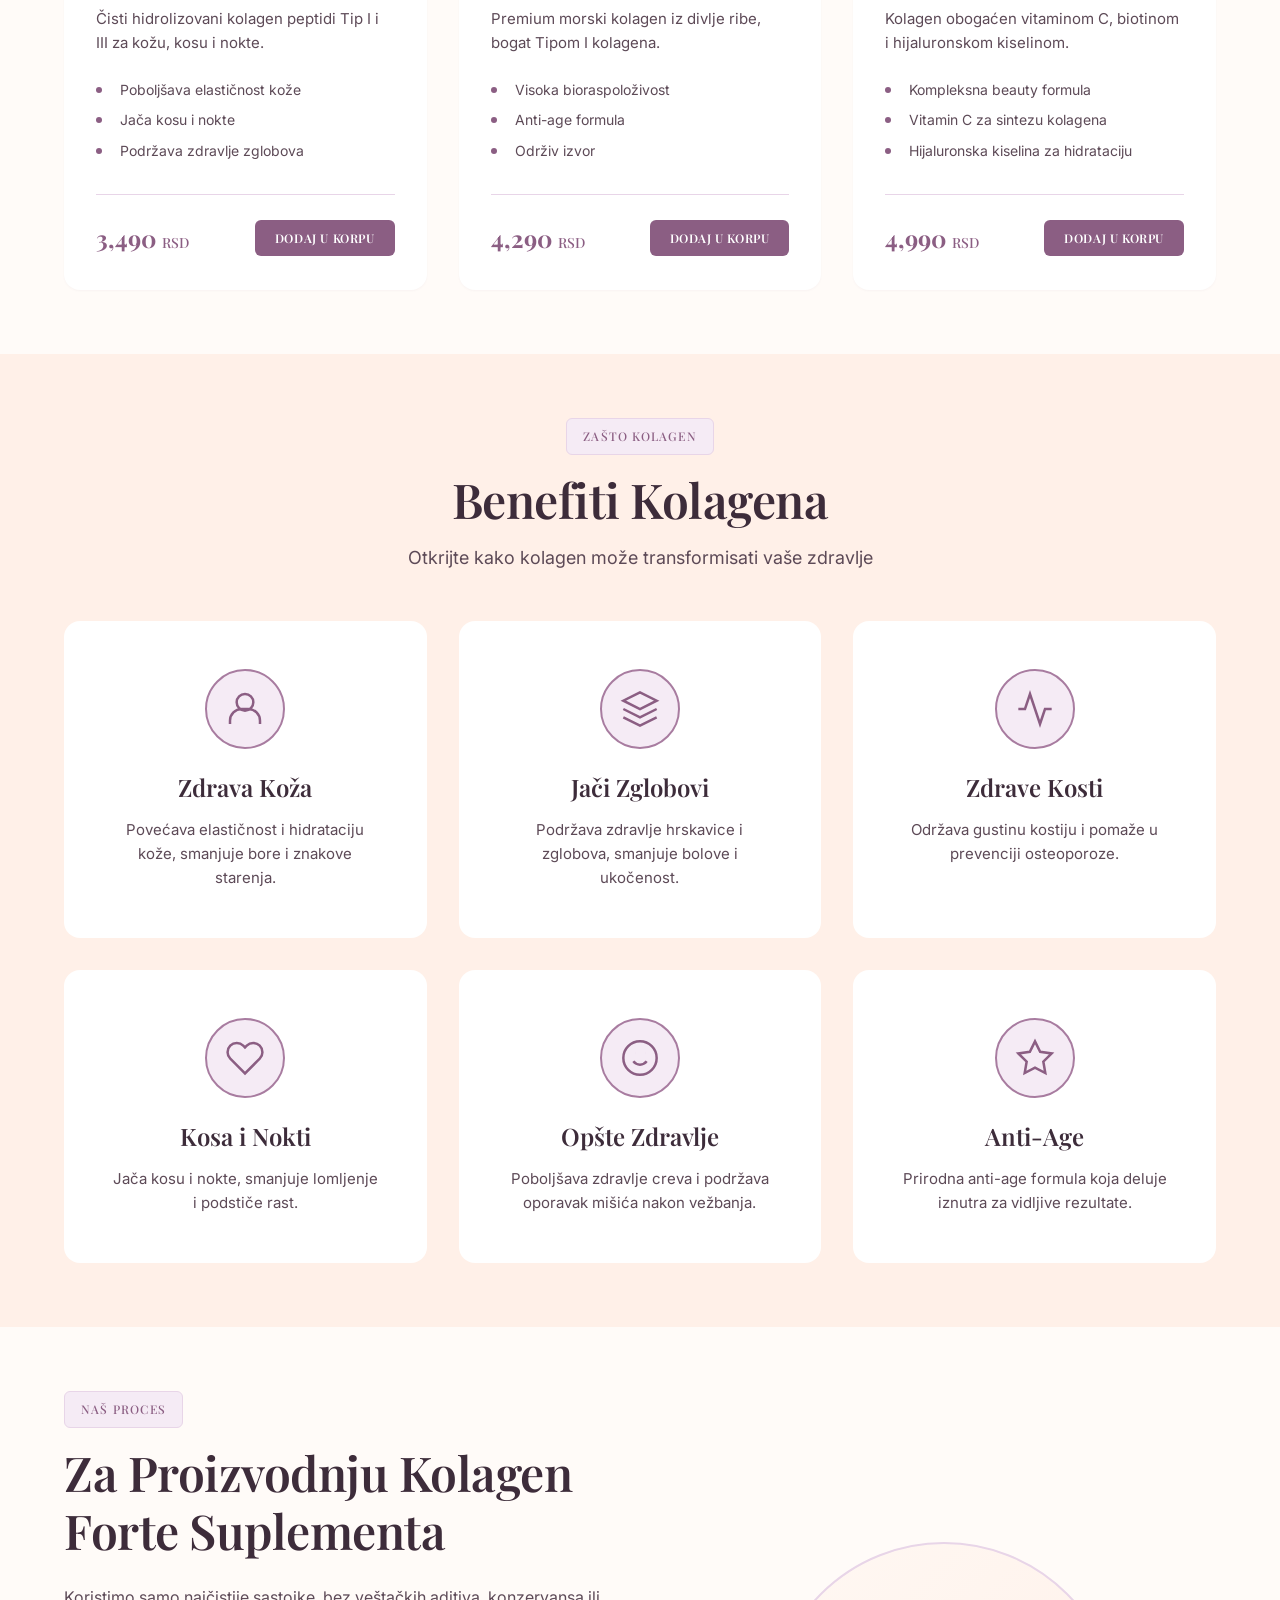
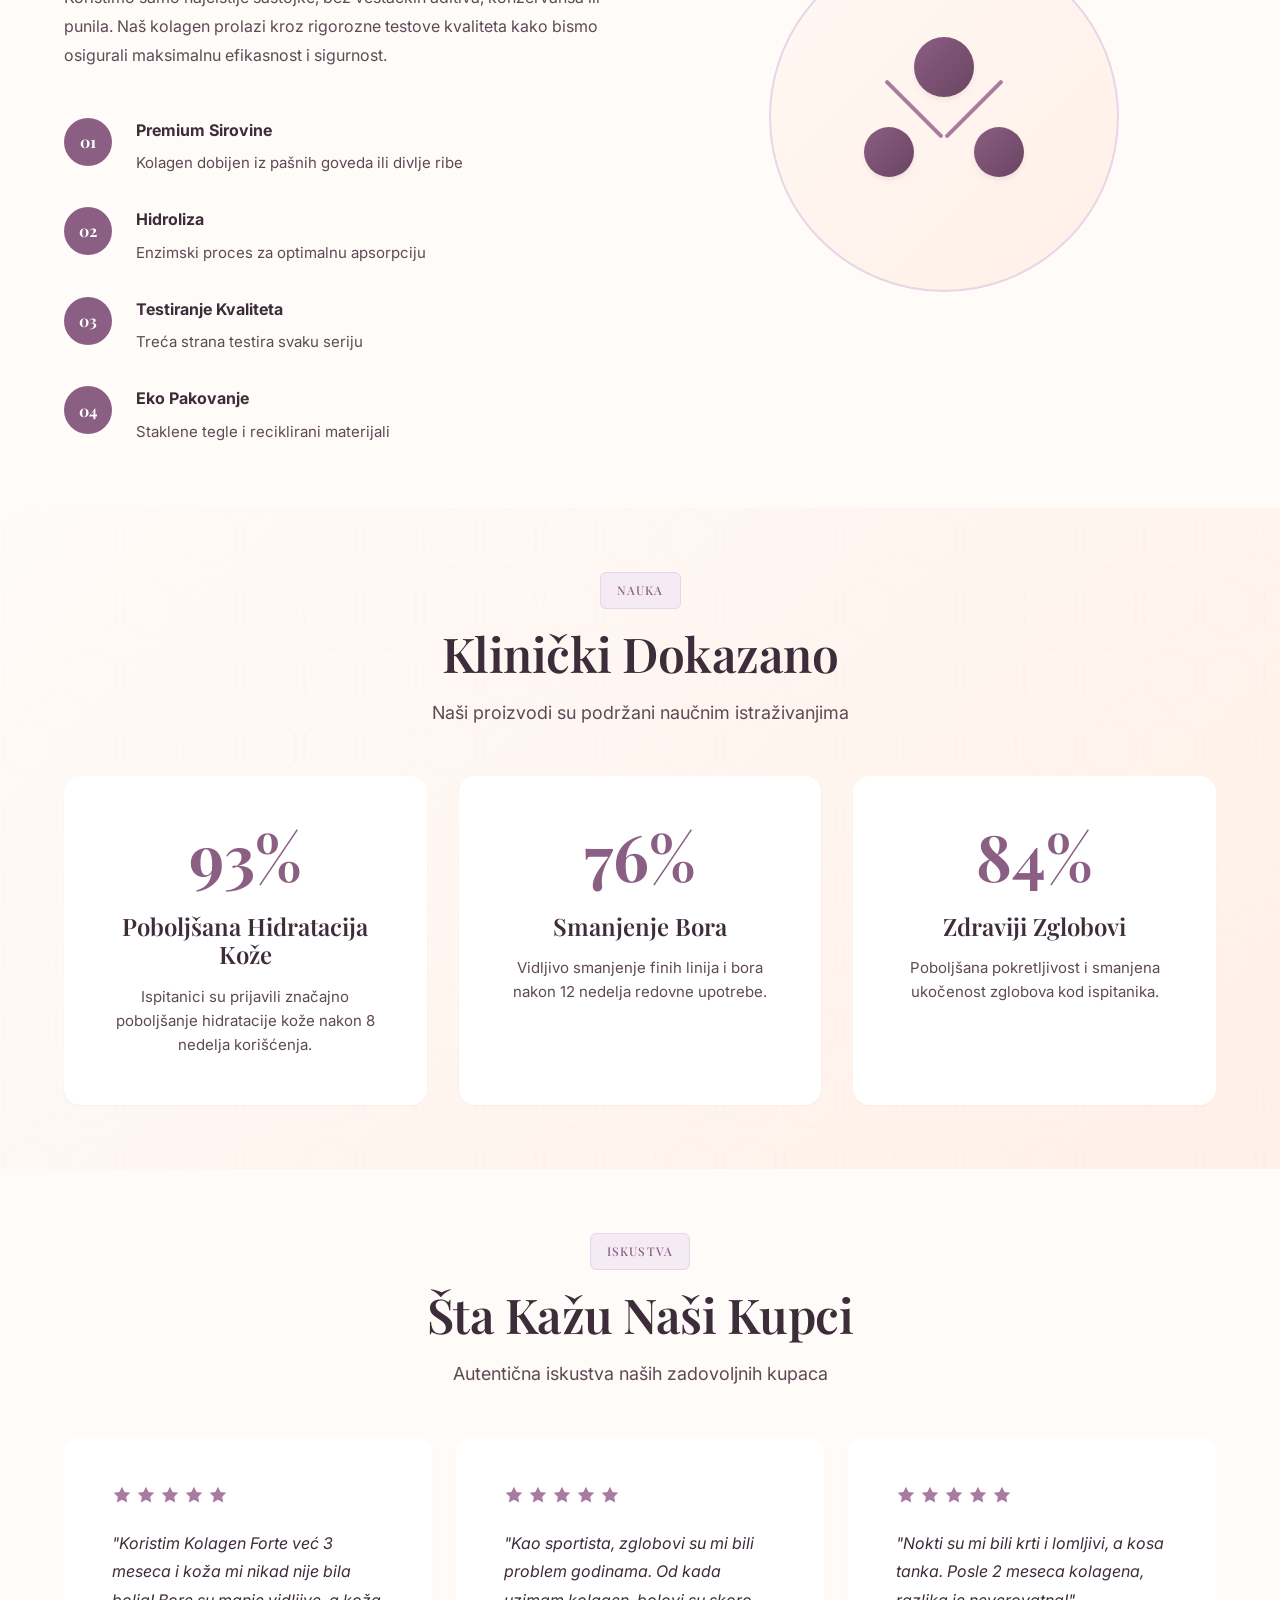
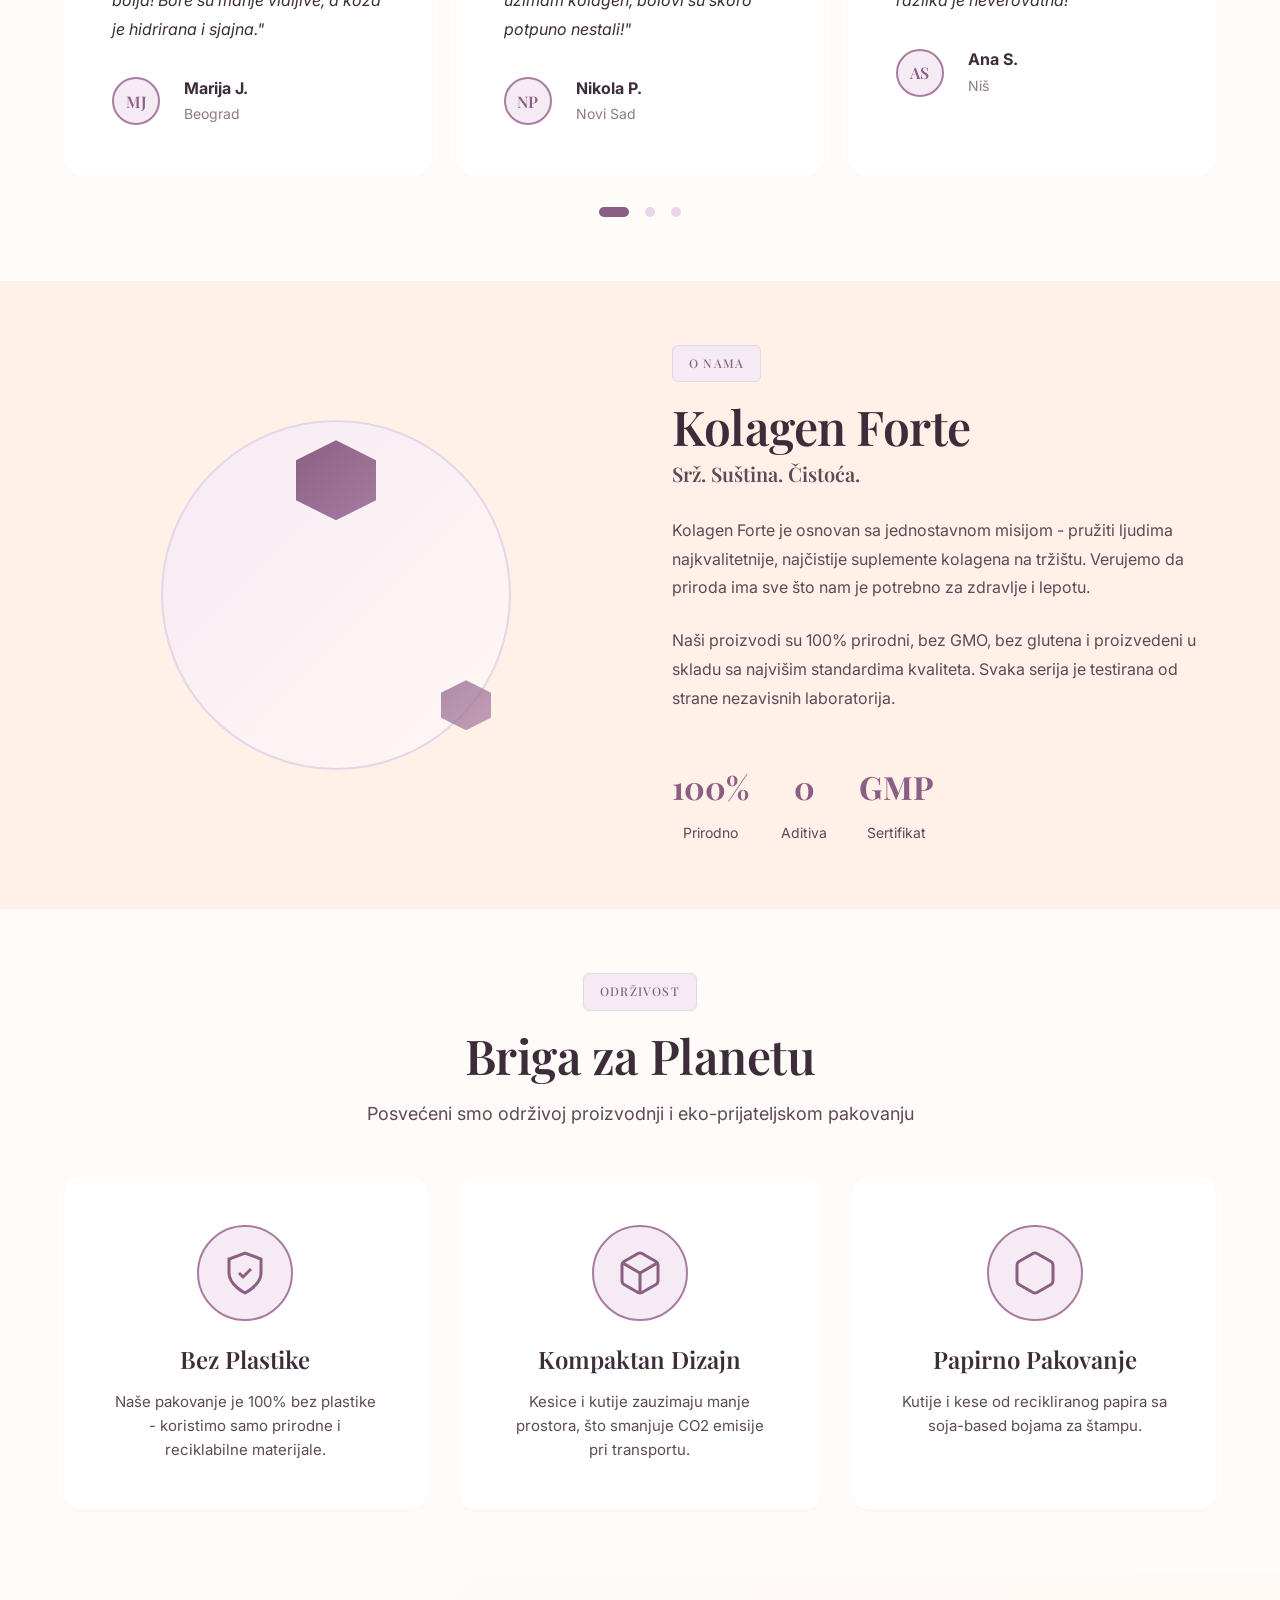
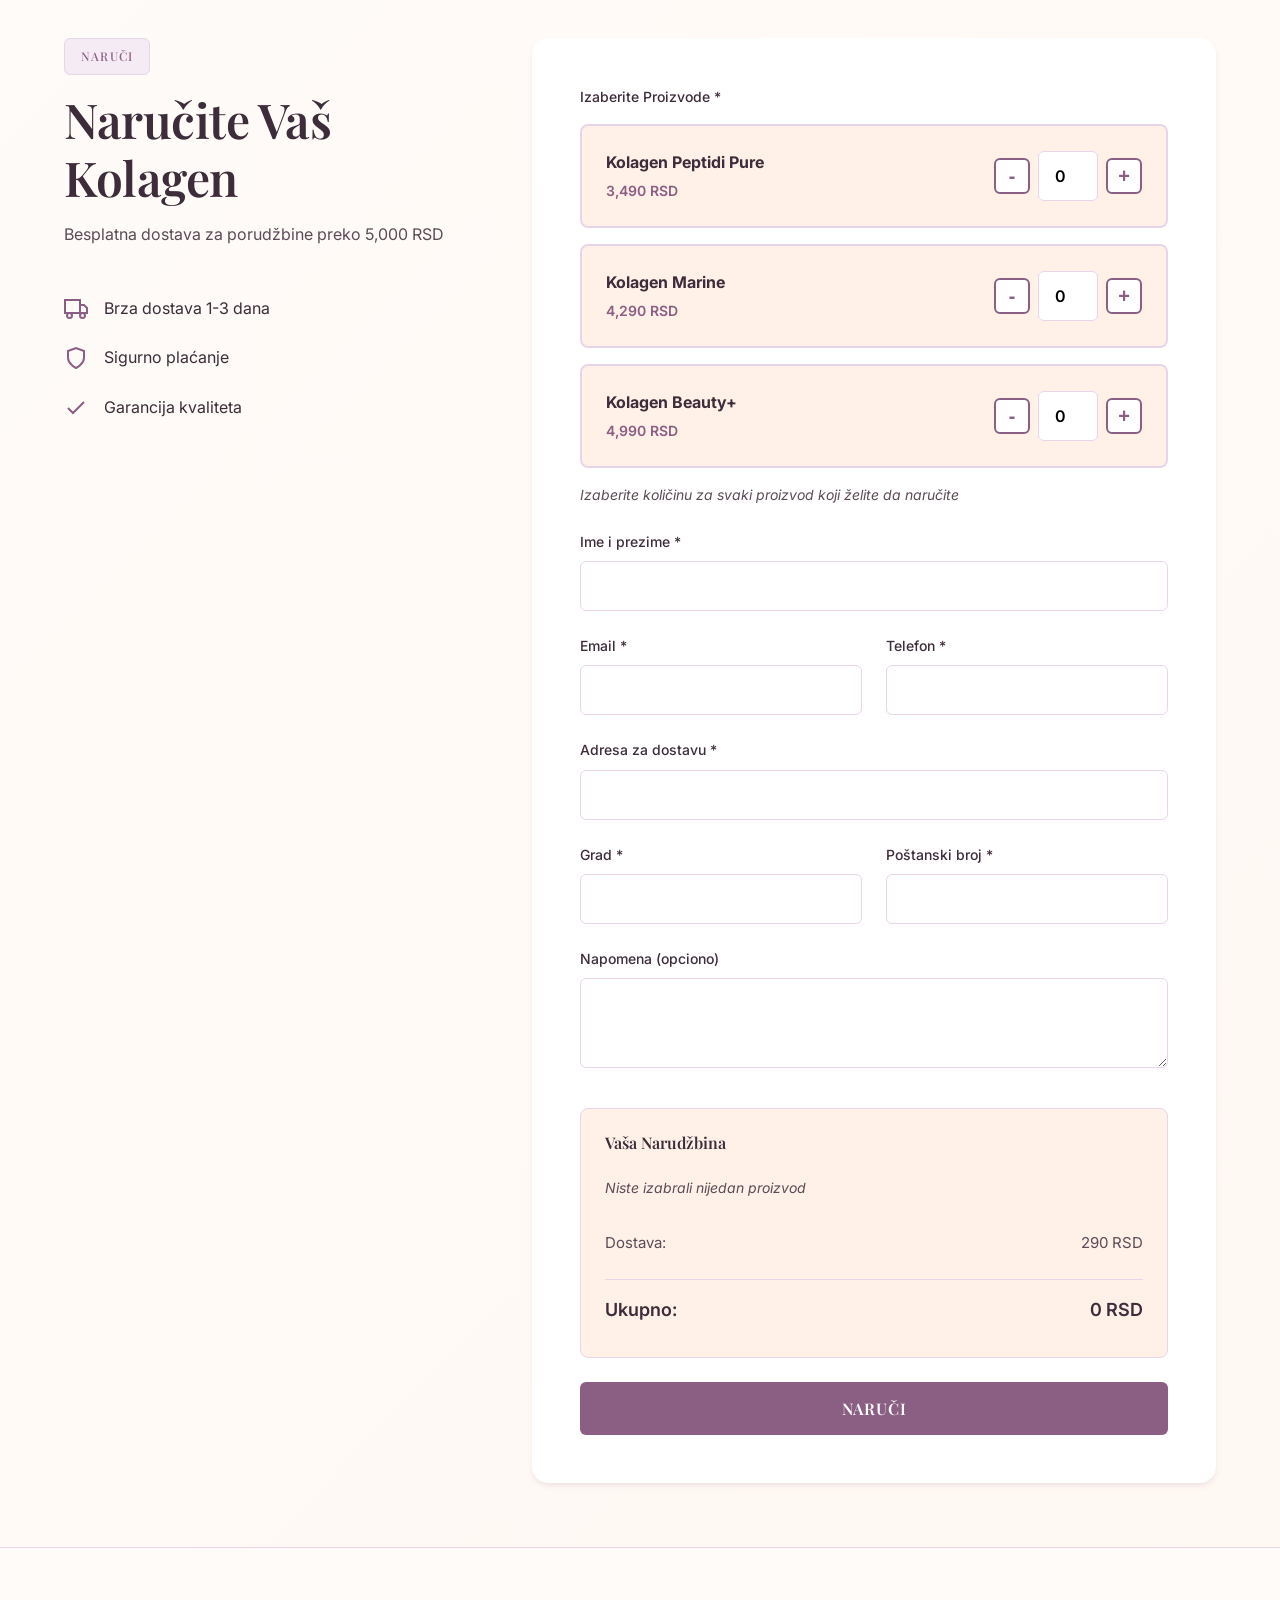
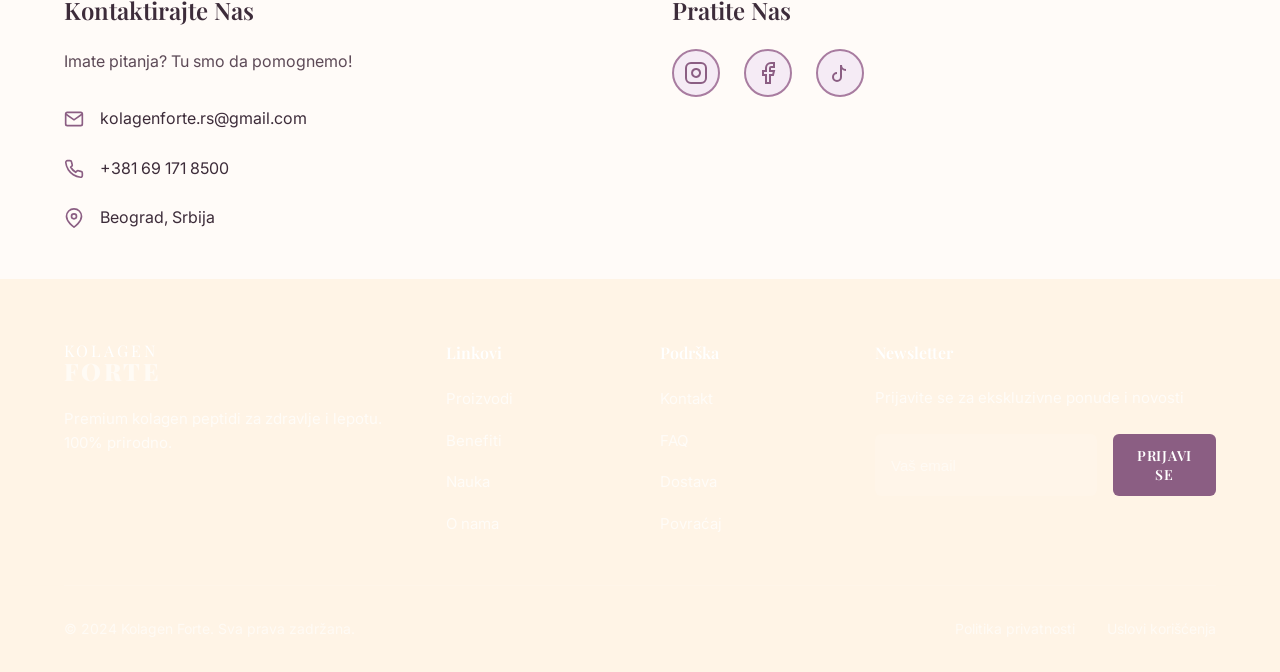
<file: preview-c.html>
<!DOCTYPE html>
<html lang="sr">
<head>
    <meta charset="UTF-8">
    <meta name="viewport" content="width=device-width, initial-scale=1.0">
    <title>Kolagen Forte | 100% Prirodni Kolagen</title>
    <meta name="description" content="Premium kolagen peptidi za zdravu kožu, kosu, nokte i zglobove. 100% prirodno, klinički dokazano.">
    <link rel="icon" type="image/x-icon" href="favicon.ico">
    <link rel="icon" type="image/png" href="favicon.png">
    
    <!-- Google tag (gtag.js) -->
    <script async src="https://www.googletagmanager.com/gtag/js?id=G-4GH9X6L91G"></script>
    <script>
      window.dataLayer = window.dataLayer || [];
      function gtag(){dataLayer.push(arguments);}
      gtag('js', new Date());
      gtag('config', 'G-4GH9X6L91G');
    </script>
    
    <link rel="preconnect" href="https://fonts.googleapis.com">
    <link rel="preconnect" href="https://fonts.gstatic.com" crossorigin>
    <link href="https://fonts.googleapis.com/css2?family=Roboto:wght@300;400;500;700;900&display=swap" rel="stylesheet">
    <link href="https://fonts.googleapis.com/css2?family=Playfair+Display:wght@400;600;700&family=Inter:wght@300;400;500;600;700&display=swap" rel="stylesheet">
    <link rel="stylesheet" href="styles.css">
    <link rel="stylesheet" href="preview-c.css">
</head>
<body>
    <div class="preview-badge">Preview C: Feminine &amp; Elegant</div>
    <!-- Navigation -->
    <header class="header">
        <nav class="nav container">
            <a href="#" class="logo">
                <span class="logo-text">KOLAGEN</span>
                <span class="logo-subtext">FORTE</span>
            </a>
            <ul class="nav-links">
                <li><a href="#products">Proizvodi</a></li>
                <li><a href="#benefits">Benefiti</a></li>
                <li><a href="#science">Nauka</a></li>
                <li><a href="#about">O nama</a></li>
                <li><a href="#contact">Kontakt</a></li>
            </ul>
            <div class="nav-actions">
                <a href="#order" class="btn btn-primary">Naruči</a>
                <button class="cart-btn" aria-label="Korpa">
                    <svg width="24" height="24" viewBox="0 0 24 24" fill="none" stroke="currentColor" stroke-width="2">
                        <circle cx="9" cy="21" r="1"></circle>
                        <circle cx="20" cy="21" r="1"></circle>
                        <path d="M1 1h4l2.68 13.39a2 2 0 0 0 2 1.61h9.72a2 2 0 0 0 2-1.61L23 6H6"></path>
                    </svg>
                    <span class="cart-count">0</span>
                </button>
                <button class="mobile-menu-btn" aria-label="Meni">
                    <span></span>
                    <span></span>
                    <span></span>
                </button>
            </div>
        </nav>
    </header>

    <!-- Mobile Menu -->
    <div class="mobile-menu">
        <ul class="mobile-nav-links">
            <li><a href="#products">Proizvodi</a></li>
            <li><a href="#benefits">Benefiti</a></li>
            <li><a href="#science">Nauka</a></li>
            <li><a href="#about">O nama</a></li>
            <li><a href="#contact">Kontakt</a></li>
            <li><a href="#order" class="btn btn-primary">Naruči</a></li>
        </ul>
    </div>

    <!-- Hero Section -->
    <section class="hero">
        <div class="hero-content container">
            <div class="hero-text">
                <span class="hero-badge">100% PRIRODNO</span>
                <h1>Premium Kolagen Peptidi</h1>
                <p class="hero-description">
                    Čisti hidrolizovani kolagen peptidi najvišeg kvaliteta za zdravu kožu,
                    kosu, nokte i zglobove. Klinički dokazana efikasnost.
                </p>
                <div class="hero-features">
                    <div class="hero-feature">
                        <svg width="20" height="20" viewBox="0 0 24 24" fill="none" stroke="currentColor" stroke-width="2">
                            <polyline points="20 6 9 17 4 12"></polyline>
                        </svg>
                        <span>Tip I i III kolagen</span>
                    </div>
                    <div class="hero-feature">
                        <svg width="20" height="20" viewBox="0 0 24 24" fill="none" stroke="currentColor" stroke-width="2">
                            <polyline points="20 6 9 17 4 12"></polyline>
                        </svg>
                        <span>10,000mg po porciji</span>
                    </div>
                    <div class="hero-feature">
                        <svg width="20" height="20" viewBox="0 0 24 24" fill="none" stroke="currentColor" stroke-width="2">
                            <polyline points="20 6 9 17 4 12"></polyline>
                        </svg>
                        <span>Bez aditiva</span>
                    </div>
                </div>
                <div class="hero-cta">
                    <a href="#order" class="btn btn-primary btn-large">Naruči Sada</a>
                    <a href="#benefits" class="btn btn-secondary btn-large">Saznaj Više</a>
                </div>
            </div>
            <div class="hero-image">
                <div class="product-showcase">
                    <div class="product-glow"></div>
                    <img src="kolagen-pure.png" alt="Kolagen Forte Pure" class="hero-product-image">
                </div>
            </div>
        </div>
        <div class="hero-wave">
            <svg viewBox="0 0 1440 120" preserveAspectRatio="none">
                <path d="M0,64L80,69.3C160,75,320,85,480,80C640,75,800,53,960,48C1120,43,1280,53,1360,58.7L1440,64L1440,120L1360,120C1280,120,1120,120,960,120C800,120,640,120,480,120C320,120,160,120,80,120L0,120Z" fill="#FAFAFA"></path>
            </svg>
        </div>
    </section>

    <!-- Products Section -->
    <section id="products" class="products">
        <div class="container">
            <div class="section-header">
                <span class="section-badge">NAŠI PROIZVODI</span>
                <h2>Premium Kolagen Formule</h2>
                <p>Izaberite formulu koja odgovara vašim potrebama</p>
            </div>
            <div class="products-grid">
                <!-- Product 1 -->
                <div class="product-card">
                    <div class="product-card-image">
                        <img src="kolagen-pure.png" alt="Kolagen Forte Pure" class="product-image">
                        <span class="product-tag">Bestseler</span>
                    </div>
                    <div class="product-card-content">
                        <h3>Kolagen Peptidi Pure</h3>
                        <p>Čisti hidrolizovani kolagen peptidi Tip I i III za kožu, kosu i nokte.</p>
                        <ul class="product-benefits">
                            <li>Poboljšava elastičnost kože</li>
                            <li>Jača kosu i nokte</li>
                            <li>Podržava zdravlje zglobova</li>
                        </ul>
                        <div class="product-footer">
                            <span class="product-price">3,490 <small>RSD</small></span>
                            <button class="btn btn-primary add-to-cart" data-product="pure" data-price="3490">Dodaj u korpu</button>
                        </div>
                    </div>
                </div>

                <!-- Product 2 -->
                <div class="product-card">
                    <div class="product-card-image">
                        <img src="kolagen-marine.png" alt="Kolagen Marine" class="product-image">
                        <span class="product-tag product-tag-new">Novo</span>
                    </div>
                    <div class="product-card-content">
                        <h3>Kolagen Marine</h3>
                        <p>Premium morski kolagen iz divlje ribe, bogat Tipom I kolagena.</p>
                        <ul class="product-benefits">
                            <li>Visoka bioraspoloživost</li>
                            <li>Anti-age formula</li>
                            <li>Održiv izvor</li>
                        </ul>
                        <div class="product-footer">
                            <span class="product-price">4,290 <small>RSD</small></span>
                            <button class="btn btn-primary add-to-cart" data-product="marine" data-price="4290">Dodaj u korpu</button>
                        </div>
                    </div>
                </div>

                <!-- Product 3 -->
                <div class="product-card">
                    <div class="product-card-image">
                        <img src="kolagen-beauty.png" alt="Kolagen Beauty+" class="product-image">
                    </div>
                    <div class="product-card-content">
                        <h3>Kolagen Beauty+</h3>
                        <p>Kolagen obogaćen vitaminom C, biotinom i hijaluronskom kiselinom.</p>
                        <ul class="product-benefits">
                            <li>Kompleksna beauty formula</li>
                            <li>Vitamin C za sintezu kolagena</li>
                            <li>Hijaluronska kiselina za hidrataciju</li>
                        </ul>
                        <div class="product-footer">
                            <span class="product-price">4,990 <small>RSD</small></span>
                            <button class="btn btn-primary add-to-cart" data-product="beauty" data-price="4990">Dodaj u korpu</button>
                        </div>
                    </div>
                </div>
            </div>
        </div>
    </section>

    <!-- Benefits Section -->
    <section id="benefits" class="benefits">
        <div class="container">
            <div class="section-header">
                <span class="section-badge">ZAŠTO KOLAGEN</span>
                <h2>Benefiti Kolagena</h2>
                <p>Otkrijte kako kolagen može transformisati vaše zdravlje</p>
            </div>
            <div class="benefits-grid">
                <div class="benefit-card">
                    <div class="benefit-icon">
                        <svg width="40" height="40" viewBox="0 0 24 24" fill="none" stroke="currentColor" stroke-width="1.5">
                            <circle cx="12" cy="8" r="5"></circle>
                            <path d="M3 21v-2a7 7 0 0 1 7-7h4a7 7 0 0 1 7 7v2"></path>
                        </svg>
                    </div>
                    <h3>Zdrava Koža</h3>
                    <p>Povećava elastičnost i hidrataciju kože, smanjuje bore i znakove starenja.</p>
                </div>
                <div class="benefit-card">
                    <div class="benefit-icon">
                        <svg width="40" height="40" viewBox="0 0 24 24" fill="none" stroke="currentColor" stroke-width="1.5">
                            <path d="M12 2L2 7l10 5 10-5-10-5z"></path>
                            <path d="M2 17l10 5 10-5"></path>
                            <path d="M2 12l10 5 10-5"></path>
                        </svg>
                    </div>
                    <h3>Jači Zglobovi</h3>
                    <p>Podržava zdravlje hrskavice i zglobova, smanjuje bolove i ukočenost.</p>
                </div>
                <div class="benefit-card">
                    <div class="benefit-icon">
                        <svg width="40" height="40" viewBox="0 0 24 24" fill="none" stroke="currentColor" stroke-width="1.5">
                            <path d="M22 12h-4l-3 9L9 3l-3 9H2"></path>
                        </svg>
                    </div>
                    <h3>Zdrave Kosti</h3>
                    <p>Održava gustinu kostiju i pomaže u prevenciji osteoporoze.</p>
                </div>
                <div class="benefit-card">
                    <div class="benefit-icon">
                        <svg width="40" height="40" viewBox="0 0 24 24" fill="none" stroke="currentColor" stroke-width="1.5">
                            <path d="M20.84 4.61a5.5 5.5 0 0 0-7.78 0L12 5.67l-1.06-1.06a5.5 5.5 0 0 0-7.78 7.78l1.06 1.06L12 21.23l7.78-7.78 1.06-1.06a5.5 5.5 0 0 0 0-7.78z"></path>
                        </svg>
                    </div>
                    <h3>Kosa i Nokti</h3>
                    <p>Jača kosu i nokte, smanjuje lomljenje i podstiče rast.</p>
                </div>
                <div class="benefit-card">
                    <div class="benefit-icon">
                        <svg width="40" height="40" viewBox="0 0 24 24" fill="none" stroke="currentColor" stroke-width="1.5">
                            <circle cx="12" cy="12" r="10"></circle>
                            <path d="M8 14s1.5 2 4 2 4-2 4-2"></path>
                            <line x1="9" y1="9" x2="9.01" y2="9"></line>
                            <line x1="15" y1="9" x2="15.01" y2="9"></line>
                        </svg>
                    </div>
                    <h3>Opšte Zdravlje</h3>
                    <p>Poboljšava zdravlje creva i podržava oporavak mišića nakon vežbanja.</p>
                </div>
                <div class="benefit-card">
                    <div class="benefit-icon">
                        <svg width="40" height="40" viewBox="0 0 24 24" fill="none" stroke="currentColor" stroke-width="1.5">
                            <polygon points="12 2 15.09 8.26 22 9.27 17 14.14 18.18 21.02 12 17.77 5.82 21.02 7 14.14 2 9.27 8.91 8.26 12 2"></polygon>
                        </svg>
                    </div>
                    <h3>Anti-Age</h3>
                    <p>Prirodna anti-age formula koja deluje iznutra za vidljive rezultate.</p>
                </div>
            </div>
        </div>
    </section>

    <!-- Process Section -->
    <section class="process">
        <div class="container">
            <div class="process-content">
                <div class="process-text">
                    <span class="section-badge">NAŠ PROCES</span>
                    <h2>Za Proizvodnju Kolagen Forte Suplementa</h2>
                    <p>
                        Koristimo samo najčistije sastojke, bez veštačkih aditiva, konzervansa ili
                        punila. Naš kolagen prolazi kroz rigorozne testove kvaliteta kako bismo
                        osigurali maksimalnu efikasnost i sigurnost.
                    </p>
                    <ul class="process-list">
                        <li>
                            <span class="process-number">01</span>
                            <div>
                                <strong>Premium Sirovine</strong>
                                <p>Kolagen dobijen iz pašnih goveda ili divlje ribe</p>
                            </div>
                        </li>
                        <li>
                            <span class="process-number">02</span>
                            <div>
                                <strong>Hidroliza</strong>
                                <p>Enzimski proces za optimalnu apsorpciju</p>
                            </div>
                        </li>
                        <li>
                            <span class="process-number">03</span>
                            <div>
                                <strong>Testiranje Kvaliteta</strong>
                                <p>Treća strana testira svaku seriju</p>
                            </div>
                        </li>
                        <li>
                            <span class="process-number">04</span>
                            <div>
                                <strong>Eko Pakovanje</strong>
                                <p>Staklene tegle i reciklirani materijali</p>
                            </div>
                        </li>
                    </ul>
                </div>
                <div class="process-image">
                    <div class="process-visual">
                        <div class="molecule">
                            <div class="atom atom-1"></div>
                            <div class="atom atom-2"></div>
                            <div class="atom atom-3"></div>
                            <div class="bond bond-1"></div>
                            <div class="bond bond-2"></div>
                        </div>
                    </div>
                </div>
            </div>
        </div>
    </section>

    <!-- Science Section -->
    <section id="science" class="science">
        <div class="container">
            <div class="section-header">
                <span class="section-badge">NAUKA</span>
                <h2>Klinički Dokazano</h2>
                <p>Naši proizvodi su podržani naučnim istraživanjima</p>
            </div>
            <div class="science-grid">
                <div class="science-card">
                    <div class="science-stat">93%</div>
                    <h3>Poboljšana Hidratacija Kože</h3>
                    <p>Ispitanici su prijavili značajno poboljšanje hidratacije kože nakon 8 nedelja korišćenja.</p>
                </div>
                <div class="science-card">
                    <div class="science-stat">76%</div>
                    <h3>Smanjenje Bora</h3>
                    <p>Vidljivo smanjenje finih linija i bora nakon 12 nedelja redovne upotrebe.</p>
                </div>
                <div class="science-card">
                    <div class="science-stat">84%</div>
                    <h3>Zdraviji Zglobovi</h3>
                    <p>Poboljšana pokretljivost i smanjena ukočenost zglobova kod ispitanika.</p>
                </div>
            </div>
        </div>
    </section>

    <!-- Testimonials Section -->
    <section class="testimonials">
        <div class="container">
            <div class="section-header">
                <span class="section-badge">ISKUSTVA</span>
                <h2>Šta Kažu Naši Kupci</h2>
                <p>Autentična iskustva naših zadovoljnih kupaca</p>
            </div>
            <div class="testimonials-slider">
                <div class="testimonials-track">
                <div class="testimonial-card">
                    <div class="testimonial-content">
                        <div class="stars">
                            <svg width="20" height="20" viewBox="0 0 24 24" fill="currentColor"><polygon points="12 2 15.09 8.26 22 9.27 17 14.14 18.18 21.02 12 17.77 5.82 21.02 7 14.14 2 9.27 8.91 8.26 12 2"></polygon></svg>
                            <svg width="20" height="20" viewBox="0 0 24 24" fill="currentColor"><polygon points="12 2 15.09 8.26 22 9.27 17 14.14 18.18 21.02 12 17.77 5.82 21.02 7 14.14 2 9.27 8.91 8.26 12 2"></polygon></svg>
                            <svg width="20" height="20" viewBox="0 0 24 24" fill="currentColor"><polygon points="12 2 15.09 8.26 22 9.27 17 14.14 18.18 21.02 12 17.77 5.82 21.02 7 14.14 2 9.27 8.91 8.26 12 2"></polygon></svg>
                            <svg width="20" height="20" viewBox="0 0 24 24" fill="currentColor"><polygon points="12 2 15.09 8.26 22 9.27 17 14.14 18.18 21.02 12 17.77 5.82 21.02 7 14.14 2 9.27 8.91 8.26 12 2"></polygon></svg>
                            <svg width="20" height="20" viewBox="0 0 24 24" fill="currentColor"><polygon points="12 2 15.09 8.26 22 9.27 17 14.14 18.18 21.02 12 17.77 5.82 21.02 7 14.14 2 9.27 8.91 8.26 12 2"></polygon></svg>
                        </div>
                        <p>"Koristim Kolagen Forte već 3 meseca i koža mi nikad nije bila bolja! Bore su manje vidljive, a koža je hidrirana i sjajna."</p>
                    </div>
                    <div class="testimonial-author">
                        <div class="author-avatar">MJ</div>
                        <div>
                            <strong>Marija J.</strong>
                            <span>Beograd</span>
                        </div>
                    </div>
                </div>
                <div class="testimonial-card">
                    <div class="testimonial-content">
                        <div class="stars">
                            <svg width="20" height="20" viewBox="0 0 24 24" fill="currentColor"><polygon points="12 2 15.09 8.26 22 9.27 17 14.14 18.18 21.02 12 17.77 5.82 21.02 7 14.14 2 9.27 8.91 8.26 12 2"></polygon></svg>
                            <svg width="20" height="20" viewBox="0 0 24 24" fill="currentColor"><polygon points="12 2 15.09 8.26 22 9.27 17 14.14 18.18 21.02 12 17.77 5.82 21.02 7 14.14 2 9.27 8.91 8.26 12 2"></polygon></svg>
                            <svg width="20" height="20" viewBox="0 0 24 24" fill="currentColor"><polygon points="12 2 15.09 8.26 22 9.27 17 14.14 18.18 21.02 12 17.77 5.82 21.02 7 14.14 2 9.27 8.91 8.26 12 2"></polygon></svg>
                            <svg width="20" height="20" viewBox="0 0 24 24" fill="currentColor"><polygon points="12 2 15.09 8.26 22 9.27 17 14.14 18.18 21.02 12 17.77 5.82 21.02 7 14.14 2 9.27 8.91 8.26 12 2"></polygon></svg>
                            <svg width="20" height="20" viewBox="0 0 24 24" fill="currentColor"><polygon points="12 2 15.09 8.26 22 9.27 17 14.14 18.18 21.02 12 17.77 5.82 21.02 7 14.14 2 9.27 8.91 8.26 12 2"></polygon></svg>
                        </div>
                        <p>"Kao sportista, zglobovi su mi bili problem godinama. Od kada uzimam kolagen, bolovi su skoro potpuno nestali!"</p>
                    </div>
                    <div class="testimonial-author">
                        <div class="author-avatar">NP</div>
                        <div>
                            <strong>Nikola P.</strong>
                            <span>Novi Sad</span>
                        </div>
                    </div>
                </div>
                <div class="testimonial-card">
                    <div class="testimonial-content">
                        <div class="stars">
                            <svg width="20" height="20" viewBox="0 0 24 24" fill="currentColor"><polygon points="12 2 15.09 8.26 22 9.27 17 14.14 18.18 21.02 12 17.77 5.82 21.02 7 14.14 2 9.27 8.91 8.26 12 2"></polygon></svg>
                            <svg width="20" height="20" viewBox="0 0 24 24" fill="currentColor"><polygon points="12 2 15.09 8.26 22 9.27 17 14.14 18.18 21.02 12 17.77 5.82 21.02 7 14.14 2 9.27 8.91 8.26 12 2"></polygon></svg>
                            <svg width="20" height="20" viewBox="0 0 24 24" fill="currentColor"><polygon points="12 2 15.09 8.26 22 9.27 17 14.14 18.18 21.02 12 17.77 5.82 21.02 7 14.14 2 9.27 8.91 8.26 12 2"></polygon></svg>
                            <svg width="20" height="20" viewBox="0 0 24 24" fill="currentColor"><polygon points="12 2 15.09 8.26 22 9.27 17 14.14 18.18 21.02 12 17.77 5.82 21.02 7 14.14 2 9.27 8.91 8.26 12 2"></polygon></svg>
                            <svg width="20" height="20" viewBox="0 0 24 24" fill="currentColor"><polygon points="12 2 15.09 8.26 22 9.27 17 14.14 18.18 21.02 12 17.77 5.82 21.02 7 14.14 2 9.27 8.91 8.26 12 2"></polygon></svg>
                        </div>
                        <p>"Nokti su mi bili krti i lomljivi, a kosa tanka. Posle 2 meseca kolagena, razlika je neverovatna!"</p>
                    </div>
                    <div class="testimonial-author">
                        <div class="author-avatar">AS</div>
                        <div>
                            <strong>Ana S.</strong>
                            <span>Niš</span>
                        </div>
                    </div>
                </div>
                <div class="testimonial-card">
                    <div class="testimonial-content">
                        <div class="stars">
                            <svg width="20" height="20" viewBox="0 0 24 24" fill="currentColor"><polygon points="12 2 15.09 8.26 22 9.27 17 14.14 18.18 21.02 12 17.77 5.82 21.02 7 14.14 2 9.27 8.91 8.26 12 2"></polygon></svg>
                            <svg width="20" height="20" viewBox="0 0 24 24" fill="currentColor"><polygon points="12 2 15.09 8.26 22 9.27 17 14.14 18.18 21.02 12 17.77 5.82 21.02 7 14.14 2 9.27 8.91 8.26 12 2"></polygon></svg>
                            <svg width="20" height="20" viewBox="0 0 24 24" fill="currentColor"><polygon points="12 2 15.09 8.26 22 9.27 17 14.14 18.18 21.02 12 17.77 5.82 21.02 7 14.14 2 9.27 8.91 8.26 12 2"></polygon></svg>
                            <svg width="20" height="20" viewBox="0 0 24 24" fill="currentColor"><polygon points="12 2 15.09 8.26 22 9.27 17 14.14 18.18 21.02 12 17.77 5.82 21.02 7 14.14 2 9.27 8.91 8.26 12 2"></polygon></svg>
                            <svg width="20" height="20" viewBox="0 0 24 24" fill="currentColor"><polygon points="12 2 15.09 8.26 22 9.27 17 14.14 18.18 21.02 12 17.77 5.82 21.02 7 14.14 2 9.27 8.91 8.26 12 2"></polygon></svg>
                        </div>
                        <p>"Imam 52 godine i prijateljice me stalno pitaju koja je moja tajna. Kolagen Forte već godinu dana - to je odgovor!"</p>
                    </div>
                    <div class="testimonial-author">
                        <div class="author-avatar">JM</div>
                        <div>
                            <strong>Jelena M.</strong>
                            <span>Kragujevac</span>
                        </div>
                    </div>
                </div>
                <div class="testimonial-card">
                    <div class="testimonial-content">
                        <div class="stars">
                            <svg width="20" height="20" viewBox="0 0 24 24" fill="currentColor"><polygon points="12 2 15.09 8.26 22 9.27 17 14.14 18.18 21.02 12 17.77 5.82 21.02 7 14.14 2 9.27 8.91 8.26 12 2"></polygon></svg>
                            <svg width="20" height="20" viewBox="0 0 24 24" fill="currentColor"><polygon points="12 2 15.09 8.26 22 9.27 17 14.14 18.18 21.02 12 17.77 5.82 21.02 7 14.14 2 9.27 8.91 8.26 12 2"></polygon></svg>
                            <svg width="20" height="20" viewBox="0 0 24 24" fill="currentColor"><polygon points="12 2 15.09 8.26 22 9.27 17 14.14 18.18 21.02 12 17.77 5.82 21.02 7 14.14 2 9.27 8.91 8.26 12 2"></polygon></svg>
                            <svg width="20" height="20" viewBox="0 0 24 24" fill="currentColor"><polygon points="12 2 15.09 8.26 22 9.27 17 14.14 18.18 21.02 12 17.77 5.82 21.02 7 14.14 2 9.27 8.91 8.26 12 2"></polygon></svg>
                            <svg width="20" height="20" viewBox="0 0 24 24" fill="currentColor"><polygon points="12 2 15.09 8.26 22 9.27 17 14.14 18.18 21.02 12 17.77 5.82 21.02 7 14.14 2 9.27 8.91 8.26 12 2"></polygon></svg>
                        </div>
                        <p>"Probao sam razne suplemente, ali tek sa Kolagen Forte sam video prave rezultate. Zglobovi su mi sada kao pre 10 godina."</p>
                    </div>
                    <div class="testimonial-author">
                        <div class="author-avatar">DT</div>
                        <div>
                            <strong>Dragan T.</strong>
                            <span>Subotica</span>
                        </div>
                    </div>
                </div>
                <div class="testimonial-card">
                    <div class="testimonial-content">
                        <div class="stars">
                            <svg width="20" height="20" viewBox="0 0 24 24" fill="currentColor"><polygon points="12 2 15.09 8.26 22 9.27 17 14.14 18.18 21.02 12 17.77 5.82 21.02 7 14.14 2 9.27 8.91 8.26 12 2"></polygon></svg>
                            <svg width="20" height="20" viewBox="0 0 24 24" fill="currentColor"><polygon points="12 2 15.09 8.26 22 9.27 17 14.14 18.18 21.02 12 17.77 5.82 21.02 7 14.14 2 9.27 8.91 8.26 12 2"></polygon></svg>
                            <svg width="20" height="20" viewBox="0 0 24 24" fill="currentColor"><polygon points="12 2 15.09 8.26 22 9.27 17 14.14 18.18 21.02 12 17.77 5.82 21.02 7 14.14 2 9.27 8.91 8.26 12 2"></polygon></svg>
                            <svg width="20" height="20" viewBox="0 0 24 24" fill="currentColor"><polygon points="12 2 15.09 8.26 22 9.27 17 14.14 18.18 21.02 12 17.77 5.82 21.02 7 14.14 2 9.27 8.91 8.26 12 2"></polygon></svg>
                            <svg width="20" height="20" viewBox="0 0 24 24" fill="currentColor"><polygon points="12 2 15.09 8.26 22 9.27 17 14.14 18.18 21.02 12 17.77 5.82 21.02 7 14.14 2 9.27 8.91 8.26 12 2"></polygon></svg>
                        </div>
                        <p>"Posle trudnoće sam imala problema sa kosom koja je mnogo opadala. Kolagen mi je vratio gustu i zdravu kosu!"</p>
                    </div>
                    <div class="testimonial-author">
                        <div class="author-avatar">IM</div>
                        <div>
                            <strong>Ivana M.</strong>
                            <span>Novi Pazar</span>
                        </div>
                    </div>
                </div>
                <div class="testimonial-card">
                    <div class="testimonial-content">
                        <div class="stars">
                            <svg width="20" height="20" viewBox="0 0 24 24" fill="currentColor"><polygon points="12 2 15.09 8.26 22 9.27 17 14.14 18.18 21.02 12 17.77 5.82 21.02 7 14.14 2 9.27 8.91 8.26 12 2"></polygon></svg>
                            <svg width="20" height="20" viewBox="0 0 24 24" fill="currentColor"><polygon points="12 2 15.09 8.26 22 9.27 17 14.14 18.18 21.02 12 17.77 5.82 21.02 7 14.14 2 9.27 8.91 8.26 12 2"></polygon></svg>
                            <svg width="20" height="20" viewBox="0 0 24 24" fill="currentColor"><polygon points="12 2 15.09 8.26 22 9.27 17 14.14 18.18 21.02 12 17.77 5.82 21.02 7 14.14 2 9.27 8.91 8.26 12 2"></polygon></svg>
                            <svg width="20" height="20" viewBox="0 0 24 24" fill="currentColor"><polygon points="12 2 15.09 8.26 22 9.27 17 14.14 18.18 21.02 12 17.77 5.82 21.02 7 14.14 2 9.27 8.91 8.26 12 2"></polygon></svg>
                            <svg width="20" height="20" viewBox="0 0 24 24" fill="currentColor"><polygon points="12 2 15.09 8.26 22 9.27 17 14.14 18.18 21.02 12 17.77 5.82 21.02 7 14.14 2 9.27 8.91 8.26 12 2"></polygon></svg>
                        </div>
                        <p>"Radio sam fizički posao 30 godina i kolena su me ubijala. Sad svako jutro pijem kolagen i hodam bez problema!"</p>
                    </div>
                    <div class="testimonial-author">
                        <div class="author-avatar">ZP</div>
                        <div>
                            <strong>Zoran P.</strong>
                            <span>Čačak</span>
                        </div>
                    </div>
                </div>
                </div>
            </div>
            <div class="testimonial-dots">
                <button class="dot active" data-slide="0"></button>
                <button class="dot" data-slide="1"></button>
                <button class="dot" data-slide="2"></button>
            </div>
        </div>
    </section>

    <!-- About Section -->
    <section id="about" class="about">
        <div class="container">
            <div class="about-content">
                <div class="about-image">
                    <div class="about-visual">
                        <div class="leaf leaf-1"></div>
                        <div class="leaf leaf-2"></div>
                        <div class="about-circle"></div>
                    </div>
                </div>
                <div class="about-text">
                    <span class="section-badge">O NAMA</span>
                    <h2>Kolagen Forte</h2>
                    <p class="about-tagline">Srž. Suština. Čistoća.</p>
                    <p>
                        Kolagen Forte je osnovan sa jednostavnom misijom - pružiti ljudima
                        najkvalitetnije, najčistije suplemente kolagena na tržištu. Verujemo
                        da priroda ima sve što nam je potrebno za zdravlje i lepotu.
                    </p>
                    <p>
                        Naši proizvodi su 100% prirodni, bez GMO, bez glutena i proizvedeni
                        u skladu sa najvišim standardima kvaliteta. Svaka serija je testirana
                        od strane nezavisnih laboratorija.
                    </p>
                    <div class="about-badges">
                        <div class="about-badge">
                            <span class="badge-icon">100%</span>
                            <span>Prirodno</span>
                        </div>
                        <div class="about-badge">
                            <span class="badge-icon">0</span>
                            <span>Aditiva</span>
                        </div>
                        <div class="about-badge">
                            <span class="badge-icon">GMP</span>
                            <span>Sertifikat</span>
                        </div>
                    </div>
                </div>
            </div>
        </div>
    </section>

    <!-- Sustainability Section -->
    <section class="sustainability">
        <div class="container">
            <div class="section-header">
                <span class="section-badge">ODRŽIVOST</span>
                <h2>Briga za Planetu</h2>
                <p>Posvećeni smo održivoj proizvodnji i eko-prijateljskom pakovanju</p>
            </div>
            <div class="sustainability-grid">
                <div class="eco-card">
                    <div class="eco-icon">
                        <svg width="48" height="48" viewBox="0 0 24 24" fill="none" stroke="currentColor" stroke-width="1.5">
                            <path d="M12 22s8-4 8-10V5l-8-3-8 3v7c0 6 8 10 8 10z"></path>
                            <path d="M9 12l2 2 4-4"></path>
                        </svg>
                    </div>
                    <h3>Bez Plastike</h3>
                    <p>Naše pakovanje je 100% bez plastike - koristimo samo prirodne i reciklabilne materijale.</p>
                </div>
                <div class="eco-card">
                    <div class="eco-icon">
                        <svg width="48" height="48" viewBox="0 0 24 24" fill="none" stroke="currentColor" stroke-width="1.5">
                            <path d="M21 16V8a2 2 0 0 0-1-1.73l-7-4a2 2 0 0 0-2 0l-7 4A2 2 0 0 0 3 8v8a2 2 0 0 0 1 1.73l7 4a2 2 0 0 0 2 0l7-4A2 2 0 0 0 21 16z"></path>
                            <polyline points="3.27 6.96 12 12.01 20.73 6.96"></polyline>
                            <line x1="12" y1="22.08" x2="12" y2="12"></line>
                        </svg>
                    </div>
                    <h3>Kompaktan Dizajn</h3>
                    <p>Kesice i kutije zauzimaju manje prostora, što smanjuje CO2 emisije pri transportu.</p>
                </div>
                <div class="eco-card">
                    <div class="eco-icon">
                        <svg width="48" height="48" viewBox="0 0 24 24" fill="none" stroke="currentColor" stroke-width="1.5">
                            <path d="M21 16V8a2 2 0 0 0-1-1.73l-7-4a2 2 0 0 0-2 0l-7 4A2 2 0 0 0 3 8v8a2 2 0 0 0 1 1.73l7 4a2 2 0 0 0 2 0l7-4A2 2 0 0 0 21 16z"></path>
                        </svg>
                    </div>
                    <h3>Papirno Pakovanje</h3>
                    <p>Kutije i kese od recikliranog papira sa soja-based bojama za štampu.</p>
                </div>
            </div>
        </div>
    </section>

    <!-- Order Section -->
    <section id="order" class="order">
        <div class="container">
            <div class="order-content">
                <div class="order-info">
                    <span class="section-badge">NARUČI</span>
                    <h2>Naručite Vaš Kolagen</h2>
                    <p>Besplatna dostava za porudžbine preko 5,000 RSD</p>
                    <div class="order-features">
                        <div class="order-feature">
                            <svg width="24" height="24" viewBox="0 0 24 24" fill="none" stroke="currentColor" stroke-width="2">
                                <rect x="1" y="3" width="15" height="13"></rect>
                                <polygon points="16 8 20 8 23 11 23 16 16 16 16 8"></polygon>
                                <circle cx="5.5" cy="18.5" r="2.5"></circle>
                                <circle cx="18.5" cy="18.5" r="2.5"></circle>
                            </svg>
                            <span>Brza dostava 1-3 dana</span>
                        </div>
                        <div class="order-feature">
                            <svg width="24" height="24" viewBox="0 0 24 24" fill="none" stroke="currentColor" stroke-width="2">
                                <path d="M12 22s8-4 8-10V5l-8-3-8 3v7c0 6 8 10 8 10z"></path>
                            </svg>
                            <span>Sigurno plaćanje</span>
                        </div>
                        <div class="order-feature">
                            <svg width="24" height="24" viewBox="0 0 24 24" fill="none" stroke="currentColor" stroke-width="2">
                                <polyline points="20 6 9 17 4 12"></polyline>
                            </svg>
                            <span>Garancija kvaliteta</span>
                        </div>
                    </div>
                </div>
                <div class="order-form-wrapper">
                    <form class="order-form" id="orderForm" action="https://formsubmit.co/tantuzi@gmail.com" method="POST">
                        <!-- FormSubmit konfiguracija -->
                        <input type="hidden" name="_cc" value="Lukap1998@gmail.com">
                        <input type="hidden" name="_subject" value="Nova narudžbina - Kolagen Forte">
                        <input type="hidden" name="_captcha" value="false">
                        <input type="hidden" name="_template" value="table">
                        <input type="hidden" name="_next" value="https://ulazimo.github.io/kolagen/?success=true">
                        <input type="hidden" id="orderItemsField" name="Proizvodi" value="">

                        <div class="form-group">
                            <label>Izaberite Proizvode *</label>
                            <div class="product-selector">
                                <div class="product-select-item">
                                    <div class="product-select-info">
                                        <strong>Kolagen Peptidi Pure</strong>
                                        <span class="product-select-price">3,490 RSD</span>
                                    </div>
                                    <div class="product-select-controls">
                                        <button type="button" class="qty-btn qty-minus" data-product="pure">-</button>
                                        <input type="number" class="qty-input" id="qty-pure" min="0" max="99" value="0" readonly>
                                        <button type="button" class="qty-btn qty-plus" data-product="pure">+</button>
                                    </div>
                                </div>
                                <div class="product-select-item">
                                    <div class="product-select-info">
                                        <strong>Kolagen Marine</strong>
                                        <span class="product-select-price">4,290 RSD</span>
                                    </div>
                                    <div class="product-select-controls">
                                        <button type="button" class="qty-btn qty-minus" data-product="marine">-</button>
                                        <input type="number" class="qty-input" id="qty-marine" min="0" max="99" value="0" readonly>
                                        <button type="button" class="qty-btn qty-plus" data-product="marine">+</button>
                                    </div>
                                </div>
                                <div class="product-select-item">
                                    <div class="product-select-info">
                                        <strong>Kolagen Beauty+</strong>
                                        <span class="product-select-price">4,990 RSD</span>
                                    </div>
                                    <div class="product-select-controls">
                                        <button type="button" class="qty-btn qty-minus" data-product="beauty">-</button>
                                        <input type="number" class="qty-input" id="qty-beauty" min="0" max="99" value="0" readonly>
                                        <button type="button" class="qty-btn qty-plus" data-product="beauty">+</button>
                                    </div>
                                </div>
                            </div>
                            <p class="form-hint">Izaberite količinu za svaki proizvod koji želite da naručite</p>
                        </div>

                        <div class="form-group">
                            <label for="name">Ime i prezime *</label>
                            <input type="text" id="name" name="name" required>
                        </div>
                        <div class="form-row">
                            <div class="form-group">
                                <label for="email">Email *</label>
                                <input type="email" id="email" name="email" required>
                            </div>
                            <div class="form-group">
                                <label for="phone">Telefon *</label>
                                <input type="tel" id="phone" name="phone" required>
                            </div>
                        </div>
                        <div class="form-group">
                            <label for="address">Adresa za dostavu *</label>
                            <input type="text" id="address" name="address" required>
                        </div>
                        <div class="form-row">
                            <div class="form-group">
                                <label for="city">Grad *</label>
                                <input type="text" id="city" name="city" required>
                            </div>
                            <div class="form-group">
                                <label for="zip">Poštanski broj *</label>
                                <input type="text" id="zip" name="zip" required>
                            </div>
                        </div>
                        <div class="form-group">
                            <label for="notes">Napomena (opciono)</label>
                            <textarea id="notes" name="notes" rows="3"></textarea>
                        </div>
                        <div class="order-summary" id="orderSummary">
                            <h4>Vaša Narudžbina</h4>
                            <div id="selectedProducts" class="selected-products">
                                <p class="no-products">Niste izabrali nijedan proizvod</p>
                            </div>
                            <div class="summary-row">
                                <span>Dostava:</span>
                                <span id="summaryShipping">290 RSD</span>
                            </div>
                            <div class="summary-row summary-total">
                                <span>Ukupno:</span>
                                <span id="summaryTotal">0 RSD</span>
                            </div>
                        </div>
                        <button type="submit" class="btn btn-primary btn-large btn-full" id="submitOrderBtn">Naruči</button>
                    </form>
                </div>
            </div>
        </div>
    </section>

    <!-- Contact Section -->
    <section id="contact" class="contact">
        <div class="container">
            <div class="contact-grid">
                <div class="contact-info">
                    <h3>Kontaktirajte Nas</h3>
                    <p>Imate pitanja? Tu smo da pomognemo!</p>
                    <div class="contact-details">
                        <div class="contact-item">
                            <svg width="20" height="20" viewBox="0 0 24 24" fill="none" stroke="currentColor" stroke-width="2">
                                <path d="M4 4h16c1.1 0 2 .9 2 2v12c0 1.1-.9 2-2 2H4c-1.1 0-2-.9-2-2V6c0-1.1.9-2 2-2z"></path>
                                <polyline points="22,6 12,13 2,6"></polyline>
                            </svg>
                            <span>kolagenforte.rs@gmail.com</span>
                        </div>
                        <div class="contact-item">
                            <svg width="20" height="20" viewBox="0 0 24 24" fill="none" stroke="currentColor" stroke-width="2">
                                <path d="M22 16.92v3a2 2 0 0 1-2.18 2 19.79 19.79 0 0 1-8.63-3.07 19.5 19.5 0 0 1-6-6 19.79 19.79 0 0 1-3.07-8.67A2 2 0 0 1 4.11 2h3a2 2 0 0 1 2 1.72 12.84 12.84 0 0 0 .7 2.81 2 2 0 0 1-.45 2.11L8.09 9.91a16 16 0 0 0 6 6l1.27-1.27a2 2 0 0 1 2.11-.45 12.84 12.84 0 0 0 2.81.7A2 2 0 0 1 22 16.92z"></path>
                            </svg>
                            <span>+381 69 171 8500</span>
                        </div>
                        <div class="contact-item">
                            <svg width="20" height="20" viewBox="0 0 24 24" fill="none" stroke="currentColor" stroke-width="2">
                                <path d="M21 10c0 7-9 13-9 13s-9-6-9-13a9 9 0 0 1 18 0z"></path>
                                <circle cx="12" cy="10" r="3"></circle>
                            </svg>
                            <span>Beograd, Srbija</span>
                        </div>
                    </div>
                </div>
                <div class="contact-social">
                    <h3>Pratite Nas</h3>
                    <div class="social-links">
                        <a href="#" class="social-link" aria-label="Instagram">
                            <svg width="24" height="24" viewBox="0 0 24 24" fill="none" stroke="currentColor" stroke-width="2">
                                <rect x="2" y="2" width="20" height="20" rx="5" ry="5"></rect>
                                <path d="M16 11.37A4 4 0 1 1 12.63 8 4 4 0 0 1 16 11.37z"></path>
                                <line x1="17.5" y1="6.5" x2="17.51" y2="6.5"></line>
                            </svg>
                        </a>
                        <a href="#" class="social-link" aria-label="Facebook">
                            <svg width="24" height="24" viewBox="0 0 24 24" fill="none" stroke="currentColor" stroke-width="2">
                                <path d="M18 2h-3a5 5 0 0 0-5 5v3H7v4h3v8h4v-8h3l1-4h-4V7a1 1 0 0 1 1-1h3z"></path>
                            </svg>
                        </a>
                        <a href="#" class="social-link" aria-label="TikTok">
                            <svg width="24" height="24" viewBox="0 0 24 24" fill="none" stroke="currentColor" stroke-width="2">
                                <path d="M9 12a4 4 0 1 0 4 4V4a5 5 0 0 0 5 5"></path>
                            </svg>
                        </a>
                    </div>
                </div>
            </div>
        </div>
    </section>

    <!-- Footer -->
    <footer class="footer">
        <div class="container">
            <div class="footer-content">
                <div class="footer-brand">
                    <a href="#" class="logo">
                        <span class="logo-text">KOLAGEN</span>
                        <span class="logo-subtext">FORTE</span>
                    </a>
                    <p>Premium kolagen peptidi za zdravlje i lepotu. 100% prirodno.</p>
                </div>
                <div class="footer-links">
                    <h4>Linkovi</h4>
                    <ul>
                        <li><a href="#products">Proizvodi</a></li>
                        <li><a href="#benefits">Benefiti</a></li>
                        <li><a href="#science">Nauka</a></li>
                        <li><a href="#about">O nama</a></li>
                    </ul>
                </div>
                <div class="footer-links">
                    <h4>Podrška</h4>
                    <ul>
                        <li><a href="#contact">Kontakt</a></li>
                        <li><a href="#">FAQ</a></li>
                        <li><a href="#">Dostava</a></li>
                        <li><a href="#">Povraćaj</a></li>
                    </ul>
                </div>
                <div class="footer-newsletter">
                    <h4>Newsletter</h4>
                    <p>Prijavite se za ekskluzivne ponude i novosti</p>
                    <form class="newsletter-form" action="https://formsubmit.co/tantuzi@gmail.com" method="POST">
                        <input type="hidden" name="_cc" value="Lukap1998@gmail.com">
                        <input type="hidden" name="_subject" value="Kolagen Forte - Nova newsletter prijava">
                        <input type="hidden" name="_captcha" value="false">
                        <input type="hidden" name="_next" value="https://kolagenforte.rs">
                        <input type="email" name="email" placeholder="Vaš email" required>
                        <button type="submit" class="btn btn-primary">Prijavi se</button>
                    </form>
                </div>
            </div>
            <div class="footer-bottom">
                <p>&copy; 2024 Kolagen Forte. Sva prava zadržana.</p>
                <div class="footer-legal">
                    <a href="#">Politika privatnosti</a>
                    <a href="#">Uslovi korišćenja</a>
                </div>
            </div>
        </div>
    </footer>

    <!-- Cart Sidebar -->
    <div class="cart-sidebar" id="cartSidebar">
        <div class="cart-header">
            <h3>Vaša Korpa</h3>
            <button class="cart-close" id="cartClose">&times;</button>
        </div>
        <div class="cart-items" id="cartItems">
            <p class="cart-empty">Vaša korpa je prazna</p>
        </div>
        <div class="cart-footer">
            <div class="cart-total">
                <span>Ukupno:</span>
                <span id="cartTotal">0 RSD</span>
            </div>
            <a href="#order" class="btn btn-primary btn-full" id="checkoutBtn">Nastavi ka plaćanju</a>
        </div>
    </div>
    <div class="cart-overlay" id="cartOverlay"></div>

    <script src="script.js"></script>
</body>
</html>
</file>
<file: styles.css>
/* ========================================
   KOLAGEN FORTE - Premium Collagen Website
   Pharmaceutical, clinical, trustworthy design
   ======================================== */

/* CSS Variables */
:root {
    /* Colors - Pharmaceutical/Clinical palette */
    --color-primary: #1a365d;
    --color-primary-dark: #0d1f3c;
    --color-primary-light: #3182ce;
    --color-secondary: #2b6cb0;
    --color-accent: #4299e1;

    --color-silver: #cbd5e0;
    --color-silver-light: #e2e8f0;

    --color-bg: #ffffff;
    --color-bg-alt: #f7fafc;
    --color-bg-section: #edf2f7;

    --color-text: #1a202c;
    --color-text-light: #4a5568;
    --color-text-muted: #718096;

    --color-white: #FFFFFF;
    --color-border: #e2e8f0;

    /* Typography */
    --font-heading: 'Roboto', sans-serif;
    --font-body: 'Roboto', sans-serif;

    /* Spacing */
    --spacing-xs: 0.5rem;
    --spacing-sm: 1rem;
    --spacing-md: 1.5rem;
    --spacing-lg: 2rem;
    --spacing-xl: 3rem;
    --spacing-2xl: 5rem;

    /* Border Radius */
    --radius-sm: 4px;
    --radius-md: 8px;
    --radius-lg: 16px;
    --radius-full: 9999px;

    /* Shadows */
    --shadow-sm: 0 2px 4px rgba(0, 0, 0, 0.05);
    --shadow-md: 0 4px 12px rgba(0, 0, 0, 0.08);
    --shadow-lg: 0 8px 24px rgba(0, 0, 0, 0.12);
    --shadow-xl: 0 16px 48px rgba(0, 0, 0, 0.15);

    /* Transitions */
    --transition-fast: 0.2s ease;
    --transition-normal: 0.3s ease;
    --transition-slow: 0.5s ease;
}

/* Reset & Base */
*, *::before, *::after {
    box-sizing: border-box;
    margin: 0;
    padding: 0;
}

html {
    scroll-behavior: smooth;
}

body {
    font-family: var(--font-body);
    font-size: 16px;
    line-height: 1.6;
    color: var(--color-text);
    background-color: var(--color-bg);
    -webkit-font-smoothing: antialiased;
    -moz-osx-font-smoothing: grayscale;
}

img {
    max-width: 100%;
    height: auto;
    display: block;
}

a {
    text-decoration: none;
    color: inherit;
    transition: color var(--transition-fast);
}

ul {
    list-style: none;
}

/* Container */
.container {
    width: 100%;
    max-width: 1200px;
    margin: 0 auto;
    padding: 0 var(--spacing-md);
}

/* Typography */
h1, h2, h3, h4, h5, h6 {
    font-family: var(--font-heading);
    font-weight: 600;
    line-height: 1.2;
    color: var(--color-text);
}

h1 {
    font-size: clamp(2.5rem, 5vw, 4rem);
    letter-spacing: -0.02em;
}

h2 {
    font-size: clamp(2rem, 4vw, 3rem);
    letter-spacing: -0.01em;
}

h3 {
    font-size: clamp(1.25rem, 2vw, 1.5rem);
}

/* Buttons */
.btn {
    display: inline-flex;
    align-items: center;
    justify-content: center;
    padding: 0.75rem 1.5rem;
    font-family: var(--font-heading);
    font-size: 0.875rem;
    font-weight: 600;
    letter-spacing: 0.05em;
    text-transform: uppercase;
    border: none;
    border-radius: var(--radius-sm);
    cursor: pointer;
    transition: all var(--transition-normal);
}

.btn-primary {
    background-color: var(--color-primary);
    color: var(--color-white);
}

.btn-primary:hover {
    background-color: var(--color-primary-dark);
    transform: translateY(-2px);
    box-shadow: var(--shadow-md);
}

.btn-secondary {
    background-color: transparent;
    color: var(--color-primary);
    border: 2px solid var(--color-primary);
}

.btn-secondary:hover {
    background-color: var(--color-primary);
    color: var(--color-white);
}

.btn-large {
    padding: 1rem 2rem;
    font-size: 1rem;
}

.btn-full {
    width: 100%;
}

/* Section Styling */
.section-badge {
    display: inline-block;
    padding: 0.5rem 1rem;
    font-family: var(--font-heading);
    font-size: 0.75rem;
    font-weight: 500;
    letter-spacing: 0.1em;
    text-transform: uppercase;
    color: var(--color-primary);
    background-color: var(--color-silver-light);
    border: 1px solid var(--color-silver);
    border-radius: var(--radius-sm);
    margin-bottom: var(--spacing-sm);
}

.section-header {
    text-align: center;
    max-width: 700px;
    margin: 0 auto var(--spacing-xl);
}

.section-header p {
    color: var(--color-text-light);
    margin-top: var(--spacing-sm);
    font-size: 1.125rem;
}

/* ========================================
   HEADER & NAVIGATION
   ======================================== */
.header {
    position: fixed;
    top: 0;
    left: 0;
    right: 0;
    z-index: 1000;
    background-color: rgba(255, 255, 255, 0.95);
    backdrop-filter: blur(10px);
    border-bottom: 1px solid var(--color-border);
    transition: all var(--transition-normal);
}

.header.scrolled {
    box-shadow: var(--shadow-sm);
}

.nav {
    display: flex;
    align-items: center;
    justify-content: space-between;
    height: 80px;
}

.logo {
    display: flex;
    flex-direction: column;
    align-items: flex-start;
    line-height: 1;
}

.logo-text {
    font-family: var(--font-heading);
    font-size: 1rem;
    font-weight: 300;
    letter-spacing: 0.2em;
    color: var(--color-text-light);
    text-transform: uppercase;
}

.logo-subtext {
    font-family: var(--font-heading);
    font-size: 1.5rem;
    font-weight: 900;
    letter-spacing: 0.1em;
    color: var(--color-primary);
    text-transform: uppercase;
}

.nav-links {
    display: flex;
    gap: var(--spacing-lg);
}

.nav-links a {
    font-size: 0.875rem;
    font-weight: 500;
    color: var(--color-text);
    position: relative;
}

.nav-links a::after {
    content: '';
    position: absolute;
    bottom: -4px;
    left: 0;
    width: 0;
    height: 2px;
    background-color: var(--color-primary);
    transition: width var(--transition-normal);
}

.nav-links a:hover::after {
    width: 100%;
}

.nav-actions {
    display: flex;
    align-items: center;
    gap: var(--spacing-md);
}

.cart-btn {
    position: relative;
    background: none;
    border: none;
    cursor: pointer;
    color: var(--color-text);
    padding: 0.5rem;
}

.cart-count {
    position: absolute;
    top: -4px;
    right: -4px;
    width: 18px;
    height: 18px;
    background-color: var(--color-primary);
    color: var(--color-white);
    font-size: 0.625rem;
    font-weight: 600;
    border-radius: 50%;
    display: flex;
    align-items: center;
    justify-content: center;
}

.mobile-menu-btn {
    display: none;
    flex-direction: column;
    gap: 5px;
    background: none;
    border: none;
    cursor: pointer;
    padding: 0.5rem;
}

.mobile-menu-btn span {
    display: block;
    width: 24px;
    height: 2px;
    background-color: var(--color-text);
    transition: all var(--transition-fast);
}

/* Mobile Menu */
.mobile-menu {
    display: none;
    position: fixed;
    top: 80px;
    left: 0;
    right: 0;
    background-color: var(--color-white);
    padding: var(--spacing-lg);
    box-shadow: var(--shadow-lg);
    z-index: 999;
}

.mobile-menu.active {
    display: block;
}

.mobile-nav-links {
    display: flex;
    flex-direction: column;
    gap: var(--spacing-md);
}

.mobile-nav-links a {
    font-size: 1.125rem;
    font-weight: 500;
    padding: var(--spacing-sm) 0;
    border-bottom: 1px solid var(--color-border);
}

/* ========================================
   HERO SECTION
   ======================================== */
.hero {
    position: relative;
    min-height: 100vh;
    display: flex;
    align-items: center;
    background: linear-gradient(135deg, var(--color-bg) 0%, var(--color-bg-alt) 100%);
    padding-top: 80px;
    overflow: hidden;
}

/* Hexagon pattern overlay */
.hero::before {
    content: '';
    position: absolute;
    top: 0;
    left: 0;
    right: 0;
    bottom: 0;
    background-image: url("data:image/svg+xml,%3Csvg width='60' height='70' viewBox='0 0 60 70' xmlns='http://www.w3.org/2000/svg'%3E%3Cpath d='M30 0l25.98 15v30L30 60 4.02 45V15z' fill='none' stroke='%231a365d' stroke-width='0.5' opacity='0.05'/%3E%3C/svg%3E");
    background-size: 60px 70px;
    opacity: 0.5;
    pointer-events: none;
}

.hero-content {
    display: grid;
    grid-template-columns: 1fr 1fr;
    gap: var(--spacing-2xl);
    align-items: center;
    padding: var(--spacing-2xl) 0;
}

.hero-text {
    max-width: 600px;
}

.hero-badge {
    display: inline-block;
    padding: 0.5rem 1rem;
    font-family: var(--font-heading);
    font-size: 0.75rem;
    font-weight: 500;
    letter-spacing: 0.15em;
    color: var(--color-primary);
    background-color: var(--color-silver-light);
    border: 1px solid var(--color-silver);
    border-radius: var(--radius-sm);
    margin-bottom: var(--spacing-md);
}

.hero h1 {
    margin-bottom: var(--spacing-md);
    color: var(--color-primary);
}

.hero-description {
    font-size: 1.25rem;
    color: var(--color-text-light);
    margin-bottom: var(--spacing-lg);
    line-height: 1.8;
}

.hero-features {
    display: flex;
    flex-direction: column;
    gap: var(--spacing-sm);
    margin-bottom: var(--spacing-xl);
}

.hero-feature {
    display: flex;
    align-items: center;
    gap: var(--spacing-sm);
    color: var(--color-text);
}

.hero-feature svg {
    color: var(--color-primary);
    flex-shrink: 0;
}

.hero-cta {
    display: flex;
    gap: var(--spacing-md);
    flex-wrap: wrap;
}

/* Hero Product Showcase */
.hero-image {
    display: flex;
    justify-content: center;
    align-items: center;
}

.product-showcase {
    position: relative;
    width: 400px;
    height: 400px;
    display: flex;
    justify-content: center;
    align-items: center;
}

.product-glow {
    position: absolute;
    width: 300px;
    height: 300px;
    background: radial-gradient(circle, rgba(49, 130, 206, 0.15) 0%, transparent 70%);
    border-radius: 50%;
    animation: pulse 3s ease-in-out infinite;
}

.hero-product-image {
    position: relative;
    z-index: 1;
    width: 100%;
    max-width: 380px;
    height: auto;
    object-fit: contain;
    filter: drop-shadow(0 20px 40px rgba(26, 54, 93, 0.2));
    transition: transform var(--transition-normal);
}

.hero-product-image:hover {
    transform: scale(1.03);
}

@keyframes pulse {
    0%, 100% { transform: scale(1); opacity: 0.5; }
    50% { transform: scale(1.1); opacity: 0.8; }
}

.product-container {
    position: relative;
    z-index: 1;
}

.product-jar {
    width: 180px;
    height: 240px;
    position: relative;
    transform-style: preserve-3d;
    transform: perspective(1000px) rotateY(-15deg) rotateX(5deg);
}

/* Front face of the box */
.product-jar::before {
    content: '';
    position: absolute;
    width: 100%;
    height: 100%;
    background: linear-gradient(145deg, #FFFFFF 0%, #f7fafc 50%, #edf2f7 100%);
    border-radius: 8px;
    box-shadow:
        0 25px 50px rgba(26, 54, 93, 0.15),
        0 10px 20px rgba(26, 54, 93, 0.08),
        inset 0 1px 0 rgba(255,255,255,0.9),
        inset 0 -2px 10px rgba(26, 54, 93, 0.03);
    border: 1px solid var(--color-silver);
}

/* Side face of the box (3D effect) */
.product-jar::after {
    content: '';
    position: absolute;
    right: -25px;
    top: 10px;
    width: 25px;
    height: 95%;
    background: linear-gradient(90deg, #e2e8f0 0%, #cbd5e0 100%);
    transform: skewY(-40deg);
    transform-origin: top left;
    border-radius: 0 8px 8px 0;
    box-shadow: inset -5px 0 15px rgba(26, 54, 93, 0.08);
}

/* Top face of the box */
.product-container::before {
    content: '';
    position: absolute;
    top: -12px;
    left: 5px;
    width: 175px;
    height: 25px;
    background: linear-gradient(135deg, #1a365d 0%, #2b6cb0 100%);
    transform: skewX(-45deg) rotateX(60deg);
    border-radius: 4px;
    z-index: 2;
}

.jar-label {
    position: relative;
    z-index: 2;
    text-align: center;
    padding: var(--spacing-lg) var(--spacing-md);
    background: linear-gradient(180deg, rgba(255,255,255,0.9) 0%, rgba(255,255,255,0.7) 100%);
    border-radius: 6px;
    margin: 20px 15px;
    box-shadow: 0 2px 8px rgba(0,0,0,0.05);
}

.jar-label span {
    display: block;
    font-family: var(--font-heading);
    color: var(--color-primary);
}

.jar-brand {
    font-size: 1.5rem;
    font-weight: 700;
    letter-spacing: 0.1em;
    margin-bottom: 4px;
}

.jar-name {
    font-size: 0.875rem;
    font-weight: 600;
    letter-spacing: 0.15em;
    color: var(--color-text-light) !important;
    text-transform: uppercase;
}

.jar-amount {
    font-size: 0.75rem;
    margin-top: var(--spacing-sm);
    color: var(--color-text-muted) !important;
    padding-top: var(--spacing-xs);
    border-top: 1px solid rgba(163, 140, 94, 0.2);
}

.hero-wave {
    position: absolute;
    bottom: 0;
    left: 0;
    right: 0;
    line-height: 0;
}

.hero-wave svg {
    width: 100%;
    height: auto;
}

/* ========================================
   PRODUCTS SECTION
   ======================================== */
.products {
    padding: var(--spacing-2xl) 0;
    background-color: var(--color-bg);
}

.products-grid {
    display: grid;
    grid-template-columns: repeat(3, 1fr);
    gap: var(--spacing-lg);
}

.product-card {
    background-color: var(--color-white);
    border-radius: var(--radius-lg);
    overflow: hidden;
    box-shadow: var(--shadow-sm);
    transition: all var(--transition-normal);
}

.product-card:hover {
    transform: translateY(-8px);
    box-shadow: var(--shadow-lg);
}

.product-card-image {
    position: relative;
    aspect-ratio: 1 / 1;
    background: linear-gradient(135deg, var(--color-bg-alt) 0%, var(--color-bg-section) 100%);
    display: flex;
    justify-content: center;
    align-items: center;
    padding: 0;
    overflow: hidden;
}

.product-image {
    width: 100%;
    height: 100%;
    object-fit: cover;
    transition: transform var(--transition-normal);
}

.product-card:hover .product-image {
    transform: scale(1.05);
}

.product-jar-small {
    width: 100px;
    height: 140px;
    position: relative;
    transform-style: preserve-3d;
    transform: perspective(800px) rotateY(-12deg) rotateX(3deg);
    transition: transform var(--transition-normal);
}

/* Front face */
.product-jar-small::before {
    content: '';
    position: absolute;
    width: 100%;
    height: 100%;
    background: linear-gradient(145deg, #FFFFFF 0%, #f7fafc 50%, #edf2f7 100%);
    border-radius: 6px;
    box-shadow:
        0 15px 35px rgba(26, 54, 93, 0.12),
        0 5px 15px rgba(26, 54, 93, 0.06),
        inset 0 1px 0 rgba(255,255,255,0.9),
        inset 0 -1px 5px rgba(26, 54, 93, 0.02);
    border: 1px solid var(--color-silver);
}

/* Side face */
.product-jar-small::after {
    content: '';
    position: absolute;
    right: -18px;
    top: 6px;
    width: 18px;
    height: 93%;
    background: linear-gradient(90deg, #e2e8f0 0%, #cbd5e0 100%);
    transform: skewY(-40deg);
    transform-origin: top left;
    border-radius: 0 6px 6px 0;
    box-shadow: inset -3px 0 10px rgba(26, 54, 93, 0.06);
}

.product-card:hover .product-jar-small {
    transform: perspective(800px) rotateY(-8deg) rotateX(2deg) scale(1.05);
}

/* Color stripe on box - Pure (dark blue) */
.jar-label-small::before {
    content: '';
    position: absolute;
    top: 0;
    left: 0;
    right: 0;
    height: 8px;
    background: linear-gradient(90deg, #1a365d 0%, #2b6cb0 100%);
    border-radius: 6px 6px 0 0;
    z-index: 1;
}

/* Marine variant (lighter blue) */
.product-jar-marine .jar-label-small::before {
    background: linear-gradient(90deg, #2b6cb0 0%, #4299e1 100%);
}

/* Beauty variant (teal/green-blue) */
.product-jar-beauty .jar-label-small::before {
    background: linear-gradient(90deg, #285e61 0%, #38b2ac 100%);
}

.jar-label-small {
    position: relative;
    z-index: 2;
    text-align: center;
    padding: var(--spacing-md) var(--spacing-sm);
    background: linear-gradient(180deg, rgba(255,255,255,0.95) 0%, rgba(255,255,255,0.8) 100%);
    border-radius: 4px;
    margin: 15px 10px;
    box-shadow: 0 1px 4px rgba(0,0,0,0.05);
}

.jar-label-small span {
    display: block;
    font-family: var(--font-heading);
    color: var(--color-primary);
}

.jar-label-small span:first-child {
    font-size: 0.875rem;
    font-weight: 700;
    letter-spacing: 0.1em;
}

.jar-label-small span:last-child {
    font-size: 0.625rem;
    font-weight: 500;
    letter-spacing: 0.1em;
    color: var(--color-text-light);
}

.product-tag {
    position: absolute;
    top: var(--spacing-md);
    right: var(--spacing-md);
    padding: 0.375rem 0.75rem;
    font-size: 0.625rem;
    font-weight: 600;
    letter-spacing: 0.1em;
    text-transform: uppercase;
    background-color: var(--color-primary);
    color: var(--color-white);
    border-radius: var(--radius-full);
}

.product-tag-new {
    background-color: var(--color-gold);
}

.product-card-content {
    padding: var(--spacing-lg);
}

.product-card-content h3 {
    margin-bottom: var(--spacing-sm);
    color: var(--color-text);
}

.product-card-content > p {
    color: var(--color-text-light);
    font-size: 0.9375rem;
    margin-bottom: var(--spacing-md);
}

.product-benefits {
    margin-bottom: var(--spacing-lg);
}

.product-benefits li {
    position: relative;
    padding-left: var(--spacing-md);
    margin-bottom: var(--spacing-xs);
    font-size: 0.875rem;
    color: var(--color-text-light);
}

.product-benefits li::before {
    content: '';
    position: absolute;
    left: 0;
    top: 8px;
    width: 6px;
    height: 6px;
    background-color: var(--color-primary);
    border-radius: 50%;
}

.product-footer {
    display: flex;
    align-items: center;
    justify-content: space-between;
    padding-top: var(--spacing-md);
    border-top: 1px solid var(--color-border);
}

.product-price-wrap {
    display: flex;
    flex-direction: column;
    align-items: flex-start;
    gap: 0.15rem;
}

.product-price-old {
    font-family: var(--font-heading);
    font-size: 1.1rem;
    font-weight: 500;
    color: #999 !important;
    text-decoration: line-through !important;
}

.product-price-old small {
    font-size: 1em;
}

.product-price {
    font-family: var(--font-heading);
    font-size: 1.5rem;
    font-weight: 700;
    color: var(--color-primary);
}

.product-price small {
    font-size: 0.875rem;
    font-weight: 500;
}

.sale-price {
    color: #c0392b;
}

.discount-badge {
    background: #c0392b;
    color: white;
    font-size: 0.75rem;
    font-weight: 700;
    padding: 0.2rem 0.45rem;
    border-radius: 4px;
    letter-spacing: 0.02em;
}

.product-select-price-old {
    color: #999;
    font-size: 0.85em;
    margin-right: 0.2rem;
}

.add-to-cart {
    padding: 0.625rem 1.25rem;
    font-size: 0.75rem;
}

/* ========================================
   BENEFITS SECTION
   ======================================== */
.benefits {
    padding: var(--spacing-2xl) 0;
    background-color: var(--color-bg-section);
}

.benefits-grid {
    display: grid;
    grid-template-columns: repeat(3, 1fr);
    gap: var(--spacing-lg);
}

.benefit-card {
    background-color: var(--color-white);
    padding: var(--spacing-xl);
    border-radius: var(--radius-lg);
    text-align: center;
    transition: all var(--transition-normal);
}

.benefit-card:hover {
    transform: translateY(-4px);
    box-shadow: var(--shadow-md);
}

.benefit-icon {
    width: 80px;
    height: 80px;
    margin: 0 auto var(--spacing-md);
    background-color: var(--color-silver-light);
    border: 2px solid var(--color-primary-light);
    border-radius: 50%;
    display: flex;
    align-items: center;
    justify-content: center;
    color: var(--color-primary);
}

.benefit-card h3 {
    margin-bottom: var(--spacing-sm);
}

.benefit-card p {
    color: var(--color-text-light);
    font-size: 0.9375rem;
}

/* ========================================
   PROCESS SECTION
   ======================================== */
.process {
    padding: var(--spacing-2xl) 0;
    background-color: var(--color-bg);
}

.process-content {
    display: grid;
    grid-template-columns: 1fr 1fr;
    gap: var(--spacing-2xl);
    align-items: center;
}

.process-text h2 {
    margin-bottom: var(--spacing-md);
}

.process-text > p {
    color: var(--color-text-light);
    margin-bottom: var(--spacing-xl);
    line-height: 1.8;
}

.process-list {
    display: flex;
    flex-direction: column;
    gap: var(--spacing-lg);
}

.process-list li {
    display: flex;
    gap: var(--spacing-md);
    align-items: flex-start;
}

.process-number {
    flex-shrink: 0;
    width: 48px;
    height: 48px;
    background-color: var(--color-primary);
    color: var(--color-white);
    font-family: var(--font-heading);
    font-weight: 700;
    font-size: 1rem;
    border-radius: 50%;
    display: flex;
    align-items: center;
    justify-content: center;
}

.process-list li div strong {
    display: block;
    margin-bottom: var(--spacing-xs);
    color: var(--color-text);
}

.process-list li div p {
    color: var(--color-text-light);
    font-size: 0.9375rem;
}

/* Process Visual */
.process-image {
    display: flex;
    justify-content: center;
    align-items: center;
}

.process-visual {
    width: 350px;
    height: 350px;
    background: linear-gradient(135deg, var(--color-bg-alt) 0%, var(--color-bg-section) 100%);
    border-radius: 50%;
    display: flex;
    justify-content: center;
    align-items: center;
    position: relative;
    border: 2px solid var(--color-silver);
}

.molecule {
    position: relative;
    width: 200px;
    height: 200px;
}

.atom {
    position: absolute;
    background: linear-gradient(135deg, var(--color-primary) 0%, var(--color-primary-dark) 100%);
    border-radius: 50%;
    box-shadow: var(--shadow-md);
}

.atom-1 {
    width: 60px;
    height: 60px;
    top: 20px;
    left: 50%;
    transform: translateX(-50%);
    animation: float 3s ease-in-out infinite;
}

.atom-2 {
    width: 50px;
    height: 50px;
    bottom: 40px;
    left: 20px;
    animation: float 3s ease-in-out infinite 0.5s;
}

.atom-3 {
    width: 50px;
    height: 50px;
    bottom: 40px;
    right: 20px;
    animation: float 3s ease-in-out infinite 1s;
}

.bond {
    position: absolute;
    height: 4px;
    background-color: var(--color-primary-light);
    border-radius: 2px;
}

.bond-1 {
    width: 80px;
    top: 90px;
    left: 30px;
    transform: rotate(45deg);
}

.bond-2 {
    width: 80px;
    top: 90px;
    right: 30px;
    transform: rotate(-45deg);
}

@keyframes float {
    0%, 100% { transform: translateY(0) translateX(-50%); }
    50% { transform: translateY(-10px) translateX(-50%); }
}

.atom-2, .atom-3 {
    animation-name: float2;
}

@keyframes float2 {
    0%, 100% { transform: translateY(0); }
    50% { transform: translateY(-10px); }
}

/* ========================================
   SCIENCE SECTION
   ======================================== */
.science {
    padding: var(--spacing-2xl) 0;
    background: linear-gradient(135deg, var(--color-bg) 0%, var(--color-bg-section) 100%);
    position: relative;
}

.science::before {
    content: '';
    position: absolute;
    top: 0;
    left: 0;
    right: 0;
    bottom: 0;
    background-image: url("data:image/svg+xml,%3Csvg width='60' height='70' viewBox='0 0 60 70' xmlns='http://www.w3.org/2000/svg'%3E%3Cpath d='M30 0l25.98 15v30L30 60 4.02 45V15z' fill='none' stroke='%231a365d' stroke-width='0.5' opacity='0.03'/%3E%3C/svg%3E");
    background-size: 60px 70px;
    pointer-events: none;
}

.science-grid {
    display: grid;
    grid-template-columns: repeat(3, 1fr);
    gap: var(--spacing-lg);
}

.science-card {
    background-color: var(--color-white);
    padding: var(--spacing-xl);
    border-radius: var(--radius-lg);
    text-align: center;
    box-shadow: var(--shadow-sm);
}

.science-stat {
    font-family: var(--font-heading);
    font-size: 4rem;
    font-weight: 700;
    color: var(--color-primary);
    line-height: 1;
    margin-bottom: var(--spacing-md);
}

.science-card h3 {
    margin-bottom: var(--spacing-sm);
}

.science-card p {
    color: var(--color-text-light);
    font-size: 0.9375rem;
}

/* ========================================
   TESTIMONIALS SECTION
   ======================================== */
.testimonials {
    padding: var(--spacing-2xl) 0;
    background-color: var(--color-bg);
}

.testimonials-slider {
    position: relative;
    overflow: hidden;
    margin-bottom: var(--spacing-lg);
}

.testimonials-track {
    display: flex;
    flex-wrap: nowrap;
    transition: transform 0.5s ease;
    gap: 24px;
}

.testimonial-card {
    flex: 0 0 calc((100% - 48px) / 3);
    min-width: calc((100% - 48px) / 3);
    background-color: var(--color-white);
    padding: var(--spacing-xl);
    border-radius: var(--radius-lg);
    box-shadow: var(--shadow-sm);
    box-sizing: border-box;
}

.testimonial-content {
    margin-bottom: var(--spacing-lg);
}

.stars {
    display: flex;
    gap: 4px;
    margin-bottom: var(--spacing-md);
    color: var(--color-primary-light);
}

.testimonial-content p {
    font-size: 1rem;
    line-height: 1.8;
    color: var(--color-text);
    font-style: italic;
}

.testimonial-author {
    display: flex;
    align-items: center;
    gap: var(--spacing-md);
}

.author-avatar {
    width: 48px;
    height: 48px;
    background-color: var(--color-silver-light);
    color: var(--color-primary);
    font-family: var(--font-heading);
    font-weight: 600;
    border-radius: 50%;
    display: flex;
    align-items: center;
    justify-content: center;
    border: 2px solid var(--color-primary-light);
}

.testimonial-author strong {
    display: block;
    color: var(--color-text);
}

.testimonial-author span {
    font-size: 0.875rem;
    color: var(--color-text-muted);
}

.testimonial-dots {
    display: flex;
    justify-content: center;
    gap: var(--spacing-sm);
}

.dot {
    width: 10px;
    height: 10px;
    background-color: var(--color-border);
    border: none;
    border-radius: 50%;
    cursor: pointer;
    transition: all var(--transition-fast);
}

.dot.active {
    background-color: var(--color-primary);
    width: 30px;
    border-radius: 5px;
}

/* ========================================
   ABOUT SECTION
   ======================================== */
.about {
    padding: var(--spacing-2xl) 0;
    background-color: var(--color-bg-section);
}

.about-content {
    display: grid;
    grid-template-columns: 1fr 1fr;
    gap: var(--spacing-2xl);
    align-items: center;
}

.about-visual {
    width: 350px;
    height: 350px;
    position: relative;
    margin: 0 auto;
}

.about-circle {
    width: 100%;
    height: 100%;
    background: linear-gradient(135deg, var(--color-silver-light) 0%, var(--color-bg-alt) 100%);
    border-radius: 50%;
    border: 2px solid var(--color-silver);
}

.leaf {
    position: absolute;
    width: 60px;
    height: 60px;
    background: linear-gradient(135deg, var(--color-primary) 0%, var(--color-primary-light) 100%);
    clip-path: polygon(50% 0%, 100% 25%, 100% 75%, 50% 100%, 0% 75%, 0% 25%);
}

.leaf-1 {
    top: 20px;
    left: 50%;
    transform: translateX(-50%);
    width: 80px;
    height: 80px;
}

.leaf-2 {
    bottom: 40px;
    right: 20px;
    width: 50px;
    height: 50px;
    opacity: 0.7;
}

.about-tagline {
    font-family: var(--font-heading);
    font-size: 1.25rem;
    font-weight: 600;
    color: var(--color-primary);
    margin-bottom: var(--spacing-md);
}

.about-text p {
    color: var(--color-text-light);
    margin-bottom: var(--spacing-md);
    line-height: 1.8;
}

.about-badges {
    display: flex;
    gap: var(--spacing-lg);
    margin-top: var(--spacing-xl);
}

.about-badge {
    text-align: center;
}

.badge-icon {
    display: block;
    font-family: var(--font-heading);
    font-size: 2rem;
    font-weight: 700;
    color: var(--color-primary);
    margin-bottom: var(--spacing-xs);
}

.about-badge span:last-child {
    font-size: 0.875rem;
    color: var(--color-text-light);
}

/* ========================================
   SUSTAINABILITY SECTION
   ======================================== */
.sustainability {
    padding: var(--spacing-2xl) 0;
    background-color: var(--color-bg);
}

.sustainability-grid {
    display: grid;
    grid-template-columns: repeat(3, 1fr);
    gap: var(--spacing-lg);
}

.eco-card {
    text-align: center;
    padding: var(--spacing-xl);
    background-color: var(--color-white);
    border-radius: var(--radius-lg);
    box-shadow: var(--shadow-sm);
    transition: all var(--transition-normal);
}

.eco-card:hover {
    transform: translateY(-4px);
    box-shadow: var(--shadow-md);
}

.eco-icon {
    width: 96px;
    height: 96px;
    margin: 0 auto var(--spacing-md);
    background-color: var(--color-silver-light);
    border: 2px solid var(--color-primary-light);
    border-radius: 50%;
    display: flex;
    align-items: center;
    justify-content: center;
    color: var(--color-primary);
}

.eco-card h3 {
    margin-bottom: var(--spacing-sm);
}

.eco-card p {
    color: var(--color-text-light);
    font-size: 0.9375rem;
}

/* ========================================
   ORDER SECTION
   ======================================== */
.order {
    padding: var(--spacing-2xl) 0;
    background: linear-gradient(135deg, var(--color-bg) 0%, var(--color-bg-alt) 100%);
}

.order-content {
    display: grid;
    grid-template-columns: 1fr 1fr;
    gap: var(--spacing-2xl);
    align-items: start;
}

.order-info h2 {
    margin-bottom: var(--spacing-sm);
}

.order-info > p {
    color: var(--color-text-light);
    margin-bottom: var(--spacing-xl);
}

.order-features {
    display: flex;
    flex-direction: column;
    gap: var(--spacing-md);
}

.order-feature {
    display: flex;
    align-items: center;
    gap: var(--spacing-sm);
    color: var(--color-text);
}

.order-feature svg {
    color: var(--color-primary);
    flex-shrink: 0;
}

/* Order Form */
.order-form-wrapper {
    background-color: var(--color-white);
    padding: var(--spacing-xl);
    border-radius: var(--radius-lg);
    box-shadow: var(--shadow-md);
}

.order-form {
    display: flex;
    flex-direction: column;
    gap: var(--spacing-md);
}

.form-group {
    display: flex;
    flex-direction: column;
    gap: var(--spacing-xs);
}

.form-group label {
    font-size: 0.875rem;
    font-weight: 500;
    color: var(--color-text);
}

.form-group input,
.form-group select,
.form-group textarea {
    padding: 0.875rem 1rem;
    font-family: var(--font-body);
    font-size: 1rem;
    border: 1px solid var(--color-border);
    border-radius: var(--radius-sm);
    transition: all var(--transition-fast);
    background-color: var(--color-white);
}

.form-group input:focus,
.form-group select:focus,
.form-group textarea:focus {
    outline: none;
    border-color: var(--color-primary);
    box-shadow: 0 0 0 3px rgba(163, 140, 94, 0.1);
}

.form-row {
    display: grid;
    grid-template-columns: 1fr 1fr;
    gap: var(--spacing-md);
}

.order-summary {
    background-color: var(--color-bg-section);
    padding: var(--spacing-md);
    border-radius: var(--radius-md);
    margin-top: var(--spacing-sm);
    border: 1px solid var(--color-silver);
}

.summary-row {
    display: flex;
    justify-content: space-between;
    padding: var(--spacing-xs) 0;
    font-size: 0.9375rem;
    color: var(--color-text-light);
}

.summary-total {
    border-top: 1px solid var(--color-border);
    margin-top: var(--spacing-sm);
    padding-top: var(--spacing-sm);
    font-weight: 600;
    color: var(--color-text);
    font-size: 1.125rem;
}

/* Product Selector */
.product-selector {
    display: flex;
    flex-direction: column;
    gap: var(--spacing-sm);
    margin-top: var(--spacing-xs);
}

.product-select-item {
    display: flex;
    justify-content: space-between;
    align-items: center;
    padding: var(--spacing-md);
    background-color: var(--color-bg-section);
    border: 2px solid var(--color-border);
    border-radius: var(--radius-md);
    transition: all var(--transition-fast);
}

.product-select-item:hover {
    border-color: var(--color-primary-light);
    box-shadow: 0 2px 8px rgba(0,0,0,0.05);
}

.product-select-info {
    display: flex;
    flex-direction: column;
    gap: 0.25rem;
}

.product-select-info strong {
    font-size: 1rem;
    color: var(--color-text);
}

.product-select-price {
    font-size: 0.875rem;
    color: var(--color-primary);
    font-weight: 600;
}

.product-select-controls {
    display: flex;
    align-items: center;
    gap: 0.5rem;
}

.qty-btn {
    width: 36px;
    height: 36px;
    border: 2px solid var(--color-primary);
    background-color: var(--color-white);
    color: var(--color-primary);
    border-radius: var(--radius-sm);
    font-size: 1.25rem;
    font-weight: 600;
    cursor: pointer;
    transition: all var(--transition-fast);
    display: flex;
    align-items: center;
    justify-content: center;
}

.qty-btn:hover {
    background-color: var(--color-primary);
    color: var(--color-white);
}

.qty-btn:active {
    transform: scale(0.95);
}

.qty-input {
    width: 60px;
    text-align: center;
    font-weight: 600;
    font-size: 1rem;
    padding: 0.5rem;
    border: 1px solid var(--color-border);
    border-radius: var(--radius-sm);
    background-color: var(--color-white);
}

.form-hint {
    font-size: 0.875rem;
    color: var(--color-text-light);
    margin-top: 0.5rem;
    font-style: italic;
}

.order-summary h4 {
    margin-bottom: var(--spacing-sm);
    color: var(--color-text);
    font-size: 1rem;
    font-weight: 600;
}

.selected-products {
    margin-bottom: var(--spacing-sm);
}

.selected-products .no-products {
    color: var(--color-text-light);
    font-size: 0.875rem;
    font-style: italic;
    margin: 0;
    padding: var(--spacing-xs) 0;
}

.selected-product-item {
    display: flex;
    justify-content: space-between;
    padding: var(--spacing-xs) 0;
    font-size: 0.9375rem;
    color: var(--color-text);
}

.selected-product-item .product-name {
    font-weight: 500;
}

.selected-product-item .product-qty {
    color: var(--color-text-light);
    margin-right: auto;
    margin-left: 0.5rem;
}

.selected-product-item .product-price {
    font-weight: 600;
    color: var(--color-primary);
}

/* ========================================
   CONTACT SECTION
   ======================================== */
.contact {
    padding: var(--spacing-xl) 0;
    background-color: var(--color-bg);
    border-top: 1px solid var(--color-border);
}

.contact-grid {
    display: grid;
    grid-template-columns: 1fr 1fr;
    gap: var(--spacing-2xl);
}

.contact-info h3,
.contact-social h3 {
    margin-bottom: var(--spacing-md);
}

.contact-info > p {
    color: var(--color-text-light);
    margin-bottom: var(--spacing-lg);
}

.contact-details {
    display: flex;
    flex-direction: column;
    gap: var(--spacing-md);
}

.contact-item {
    display: flex;
    align-items: center;
    gap: var(--spacing-sm);
    color: var(--color-text);
}

.contact-item svg {
    color: var(--color-primary);
    flex-shrink: 0;
}

.social-links {
    display: flex;
    gap: var(--spacing-md);
}

.social-link {
    width: 48px;
    height: 48px;
    background-color: var(--color-silver-light);
    border: 2px solid var(--color-primary-light);
    border-radius: 50%;
    display: flex;
    align-items: center;
    justify-content: center;
    color: var(--color-primary);
    transition: all var(--transition-normal);
}

.social-link:hover {
    background-color: var(--color-primary);
    color: var(--color-white);
    transform: translateY(-4px);
}

/* ========================================
   FOOTER
   ======================================== */
.footer {
    background-color: var(--color-accent);
    color: var(--color-white);
    padding: var(--spacing-2xl) 0 var(--spacing-lg);
}

.footer-content {
    display: grid;
    grid-template-columns: 2fr 1fr 1fr 2fr;
    gap: var(--spacing-xl);
    padding-bottom: var(--spacing-xl);
    border-bottom: 1px solid rgba(255, 255, 255, 0.1);
}

.footer-brand .logo {
    margin-bottom: var(--spacing-md);
}

.footer-brand .logo-text {
    color: var(--color-white);
}

.footer-brand .logo-subtext {
    color: rgba(255, 255, 255, 0.6);
}

.footer-brand > p {
    color: rgba(255, 255, 255, 0.7);
    font-size: 0.9375rem;
}

.footer-links h4,
.footer-newsletter h4 {
    font-size: 1rem;
    margin-bottom: var(--spacing-md);
    color: var(--color-white);
}

.footer-links ul {
    display: flex;
    flex-direction: column;
    gap: var(--spacing-sm);
}

.footer-links a {
    color: rgba(255, 255, 255, 0.7);
    font-size: 0.9375rem;
    transition: color var(--transition-fast);
}

.footer-links a:hover {
    color: var(--color-white);
}

.footer-newsletter p {
    color: rgba(255, 255, 255, 0.7);
    font-size: 0.9375rem;
    margin-bottom: var(--spacing-md);
}

.newsletter-form {
    display: flex;
    gap: var(--spacing-sm);
}

.newsletter-form input {
    flex: 1;
    padding: 0.75rem 1rem;
    font-size: 0.9375rem;
    border: none;
    border-radius: var(--radius-sm);
    background-color: rgba(255, 255, 255, 0.1);
    color: var(--color-white);
}

.newsletter-form input::placeholder {
    color: rgba(255, 255, 255, 0.5);
}

.newsletter-form input:focus {
    outline: none;
    background-color: rgba(255, 255, 255, 0.15);
}

.footer-bottom {
    display: flex;
    justify-content: space-between;
    align-items: center;
    padding-top: var(--spacing-lg);
}

.footer-bottom p {
    color: rgba(255, 255, 255, 0.6);
    font-size: 0.875rem;
}

.footer-legal {
    display: flex;
    gap: var(--spacing-lg);
}

.footer-legal a {
    color: rgba(255, 255, 255, 0.6);
    font-size: 0.875rem;
}

.footer-legal a:hover {
    color: var(--color-white);
}

/* ========================================
   CART SIDEBAR
   ======================================== */
.cart-sidebar {
    position: fixed;
    top: 0;
    right: -400px;
    width: 400px;
    height: 100vh;
    background-color: var(--color-white);
    box-shadow: var(--shadow-xl);
    z-index: 1001;
    display: flex;
    flex-direction: column;
    transition: right var(--transition-normal);
}

.cart-sidebar.active {
    right: 0;
}

.cart-header {
    display: flex;
    justify-content: space-between;
    align-items: center;
    padding: var(--spacing-lg);
    border-bottom: 1px solid var(--color-border);
}

.cart-header h3 {
    font-size: 1.25rem;
}

.cart-close {
    width: 40px;
    height: 40px;
    background: none;
    border: none;
    font-size: 1.5rem;
    cursor: pointer;
    color: var(--color-text-light);
    transition: color var(--transition-fast);
}

.cart-close:hover {
    color: var(--color-text);
}

.cart-items {
    flex: 1;
    overflow-y: auto;
    padding: var(--spacing-lg);
}

.cart-empty {
    text-align: center;
    color: var(--color-text-muted);
    padding: var(--spacing-xl) 0;
}

.cart-item {
    display: flex;
    gap: var(--spacing-md);
    padding: var(--spacing-md) 0;
    border-bottom: 1px solid var(--color-border);
}

.cart-item-image {
    width: 60px;
    height: 80px;
    background: linear-gradient(135deg, var(--color-bg-cream) 0%, var(--color-bg-warm) 100%);
    border-radius: var(--radius-sm);
    display: flex;
    align-items: center;
    justify-content: center;
}

.cart-item-details {
    flex: 1;
}

.cart-item-details h4 {
    font-size: 0.9375rem;
    margin-bottom: var(--spacing-xs);
}

.cart-item-details p {
    font-size: 0.875rem;
    color: var(--color-text-light);
}

.cart-item-price {
    font-weight: 600;
    color: var(--color-primary);
    margin-top: var(--spacing-xs);
}

.cart-item-remove {
    background: none;
    border: none;
    color: var(--color-text-muted);
    cursor: pointer;
    font-size: 1.25rem;
}

.cart-footer {
    padding: var(--spacing-lg);
    border-top: 1px solid var(--color-border);
}

.cart-total {
    display: flex;
    justify-content: space-between;
    font-size: 1.125rem;
    font-weight: 600;
    margin-bottom: var(--spacing-md);
}

.cart-overlay {
    position: fixed;
    top: 0;
    left: 0;
    right: 0;
    bottom: 0;
    background-color: rgba(0, 0, 0, 0.5);
    opacity: 0;
    visibility: hidden;
    z-index: 1000;
    transition: all var(--transition-normal);
}

.cart-overlay.active {
    opacity: 1;
    visibility: visible;
}

/* ========================================
   RESPONSIVE DESIGN
   ======================================== */
@media (max-width: 1024px) {
    .hero-content {
        grid-template-columns: 1fr;
        text-align: center;
    }

    .hero-text {
        max-width: 100%;
    }

    .hero-features {
        align-items: center;
    }

    .hero-cta {
        justify-content: center;
    }

    .hero-image {
        display: none;
    }

    .products-grid,
    .benefits-grid,
    .science-grid,
    .sustainability-grid {
        grid-template-columns: repeat(2, 1fr);
    }

    .testimonial-card {
        flex: 0 0 calc((100% - 24px) / 2);
        min-width: calc((100% - 24px) / 2);
    }

    .process-content,
    .about-content,
    .order-content {
        grid-template-columns: 1fr;
    }

    .process-image,
    .about-image {
        order: -1;
    }

    .footer-content {
        grid-template-columns: repeat(2, 1fr);
    }
}

@media (max-width: 768px) {
    .nav-links {
        display: none;
    }

    .nav-actions .btn {
        display: none;
    }

    .mobile-menu-btn {
        display: flex;
    }

    .hero {
        min-height: auto;
        padding: 120px 0 80px;
    }

    .products-grid,
    .benefits-grid,
    .science-grid,
    .sustainability-grid {
        grid-template-columns: 1fr;
    }

    .testimonial-card {
        flex: 0 0 100%;
        min-width: 100%;
    }

    .contact-grid {
        grid-template-columns: 1fr;
        gap: var(--spacing-xl);
    }

    .footer-content {
        grid-template-columns: 1fr;
        text-align: center;
    }

    .footer-brand,
    .footer-links,
    .footer-newsletter {
        text-align: center;
    }

    .footer-bottom {
        flex-direction: column;
        gap: var(--spacing-md);
    }

    .cart-sidebar {
        width: 100%;
        right: -100%;
    }

    .form-row {
        grid-template-columns: 1fr;
    }

    .product-select-item {
        flex-direction: column;
        align-items: flex-start;
        gap: var(--spacing-sm);
    }

    .product-select-controls {
        width: 100%;
        justify-content: flex-end;
    }

    .about-badges {
        justify-content: center;
    }

    .newsletter-form {
        flex-direction: column;
    }
}

@media (max-width: 480px) {
    .hero h1 {
        font-size: 2rem;
    }

    .hero-cta {
        flex-direction: column;
        width: 100%;
    }

    .hero-cta .btn {
        width: 100%;
    }

    .section-header h2 {
        font-size: 1.75rem;
    }

    .product-card-content {
        padding: var(--spacing-md);
    }

    .product-footer {
        flex-direction: column;
        gap: var(--spacing-md);
        align-items: stretch;
    }

    .product-price {
        text-align: center;
    }

    .add-to-cart {
        width: 100%;
    }
}
</file>
<file: preview-a.css>
/* Preview A - Warm & Natural */
:root {
    /* Warm & Natural palette */
    --color-primary: #E6B17E;
    --color-primary-dark: #C8935F;
    --color-primary-light: #F5D7B1;
    --color-secondary: #8B4513;
    --color-accent: #FFE5CC;

    --color-silver: #E8DED3;
    --color-silver-light: #F5F0EB;

    --color-bg: #FFFBF5;
    --color-bg-alt: #FFF8F0;
    --color-bg-section: #F5EFE7;

    --color-text: #2C1810;
    --color-text-light: #5D4037;
    --color-text-muted: #8D6E63;

    --color-white: #FFFFFF;
    --color-border: #E8DED3;

    /* Typography */
    --font-heading: 'Playfair Display', serif;
    --font-body: 'Inter', sans-serif;

    /* Spacing */
    --spacing-xs: 0.5rem;
    --spacing-sm: 1rem;
    --spacing-md: 1.5rem;
    --spacing-lg: 2rem;
    --spacing-xl: 3rem;
    --spacing-2xl: 4rem;
    --spacing-3xl: 6rem;

    /* Border Radius */
    --radius-sm: 0.375rem;
    --radius-md: 0.5rem;
    --radius-lg: 1rem;
    --radius-xl: 1.5rem;
    --radius-full: 9999px;

    /* Shadows */
    --shadow-sm: 0 1px 2px 0 rgba(139, 69, 19, 0.05);
    --shadow-md: 0 4px 6px -1px rgba(139, 69, 19, 0.1), 0 2px 4px -1px rgba(139, 69, 19, 0.06);
    --shadow-lg: 0 10px 15px -3px rgba(139, 69, 19, 0.1), 0 4px 6px -2px rgba(139, 69, 19, 0.05);
    --shadow-xl: 0 20px 25px -5px rgba(139, 69, 19, 0.1), 0 10px 10px -5px rgba(139, 69, 19, 0.04);

    /* Transitions */
    --transition-fast: 150ms cubic-bezier(0.4, 0, 0.2, 1);
    --transition-base: 300ms cubic-bezier(0.4, 0, 0.2, 1);
    --transition-slow: 500ms cubic-bezier(0.4, 0, 0.2, 1);
}

/* Enhanced hover effects */
.product-card {
    transition: all var(--transition-base);
}

.product-card:hover {
    transform: translateY(-8px);
    box-shadow: var(--shadow-xl);
}

.btn-primary {
    transition: all var(--transition-base);
}

.btn-primary:hover {
    transform: scale(1.05);
    box-shadow: 0 8px 20px rgba(230, 177, 126, 0.4);
}

/* Preview badge */
.preview-badge {
    position: fixed;
    top: 20px;
    right: 20px;
    background: var(--color-primary);
    color: white;
    padding: 10px 20px;
    border-radius: var(--radius-full);
    font-family: var(--font-body);
    font-weight: 600;
    z-index: 9999;
    box-shadow: var(--shadow-lg);
}
</file>
<file: preview-b.css>
/* Preview B - Fresh & Premium */
:root {
    /* Fresh & Premium palette */
    --color-primary: #1B4332;
    --color-primary-dark: #0F2419;
    --color-primary-light: #2D6A4F;
    --color-secondary: #D4A373;
    --color-accent: #95D5B2;

    --color-silver: #B7E4C7;
    --color-silver-light: #D8F3DC;

    --color-bg: #F8FBF9;
    --color-bg-alt: #F0F7F4;
    --color-bg-section: #E8F5E9;

    --color-text: #1B2E23;
    --color-text-light: #40513B;
    --color-text-muted: #52796F;

    --color-white: #FFFFFF;
    --color-border: #B7E4C7;

    /* Typography */
    --font-heading: 'Playfair Display', serif;
    --font-body: 'DM Sans', sans-serif;

    /* Spacing */
    --spacing-xs: 0.5rem;
    --spacing-sm: 1rem;
    --spacing-md: 1.5rem;
    --spacing-lg: 2rem;
    --spacing-xl: 3rem;
    --spacing-2xl: 4rem;
    --spacing-3xl: 6rem;

    /* Border Radius */
    --radius-sm: 0.375rem;
    --radius-md: 0.5rem;
    --radius-lg: 1rem;
    --radius-xl: 1.5rem;
    --radius-full: 9999px;

    /* Shadows */
    --shadow-sm: 0 1px 2px 0 rgba(27, 67, 50, 0.05);
    --shadow-md: 0 4px 6px -1px rgba(27, 67, 50, 0.1), 0 2px 4px -1px rgba(27, 67, 50, 0.06);
    --shadow-lg: 0 10px 15px -3px rgba(27, 67, 50, 0.1), 0 4px 6px -2px rgba(27, 67, 50, 0.05);
    --shadow-xl: 0 20px 25px -5px rgba(27, 67, 50, 0.1), 0 10px 10px -5px rgba(27, 67, 50, 0.04);

    /* Transitions */
    --transition-fast: 150ms cubic-bezier(0.4, 0, 0.2, 1);
    --transition-base: 300ms cubic-bezier(0.4, 0, 0.2, 1);
    --transition-slow: 500ms cubic-bezier(0.4, 0, 0.2, 1);
}

/* Enhanced hover effects */
.product-card {
    transition: all var(--transition-base);
}

.product-card:hover {
    transform: translateY(-8px);
    box-shadow: var(--shadow-xl);
}

.btn-primary {
    transition: all var(--transition-base);
}

.btn-primary:hover {
    transform: scale(1.05);
    box-shadow: 0 8px 20px rgba(27, 67, 50, 0.4);
}

/* Preview badge */
.preview-badge {
    position: fixed;
    top: 20px;
    right: 20px;
    background: var(--color-primary);
    color: white;
    padding: 10px 20px;
    border-radius: var(--radius-full);
    font-family: var(--font-body);
    font-weight: 600;
    z-index: 9999;
    box-shadow: var(--shadow-lg);
}
</file>
<file: preview-c.css>
/* Preview C - Feminine & Elegant */
:root {
    /* Feminine & Elegant palette */
    --color-primary: #8B5E83;
    --color-primary-dark: #6A4462;
    --color-primary-light: #A87CA0;
    --color-secondary: #D4A5A5;
    --color-accent: #FFF4E6;

    --color-silver: #E8D5E8;
    --color-silver-light: #F5EBF5;

    --color-bg: #FFFBF8;
    --color-bg-alt: #FFF8F3;
    --color-bg-section: #FFF0E8;

    --color-text: #3D2C3A;
    --color-text-light: #5D4A57;
    --color-text-muted: #8D7B88;

    --color-white: #FFFFFF;
    --color-border: #E8D5E8;

    /* Typography */
    --font-heading: 'Playfair Display', serif;
    --font-body: 'Inter', sans-serif;

    /* Spacing */
    --spacing-xs: 0.5rem;
    --spacing-sm: 1rem;
    --spacing-md: 1.5rem;
    --spacing-lg: 2rem;
    --spacing-xl: 3rem;
    --spacing-2xl: 4rem;
    --spacing-3xl: 6rem;

    /* Border Radius */
    --radius-sm: 0.375rem;
    --radius-md: 0.5rem;
    --radius-lg: 1rem;
    --radius-xl: 1.5rem;
    --radius-full: 9999px;

    /* Shadows */
    --shadow-sm: 0 1px 2px 0 rgba(139, 94, 131, 0.05);
    --shadow-md: 0 4px 6px -1px rgba(139, 94, 131, 0.1), 0 2px 4px -1px rgba(139, 94, 131, 0.06);
    --shadow-lg: 0 10px 15px -3px rgba(139, 94, 131, 0.1), 0 4px 6px -2px rgba(139, 94, 131, 0.05);
    --shadow-xl: 0 20px 25px -5px rgba(139, 94, 131, 0.1), 0 10px 10px -5px rgba(139, 94, 131, 0.04);

    /* Transitions */
    --transition-fast: 150ms cubic-bezier(0.4, 0, 0.2, 1);
    --transition-base: 300ms cubic-bezier(0.4, 0, 0.2, 1);
    --transition-slow: 500ms cubic-bezier(0.4, 0, 0.2, 1);
}

/* Enhanced hover effects */
.product-card {
    transition: all var(--transition-base);
}

.product-card:hover {
    transform: translateY(-8px);
    box-shadow: var(--shadow-xl);
}

.btn-primary {
    transition: all var(--transition-base);
}

.btn-primary:hover {
    transform: scale(1.05);
    box-shadow: 0 8px 20px rgba(139, 94, 131, 0.4);
}

/* Preview badge */
.preview-badge {
    position: fixed;
    top: 20px;
    right: 20px;
    background: var(--color-primary);
    color: white;
    padding: 10px 20px;
    border-radius: var(--radius-full);
    font-family: var(--font-body);
    font-weight: 600;
    z-index: 9999;
    box-shadow: var(--shadow-lg);
}
</file>
